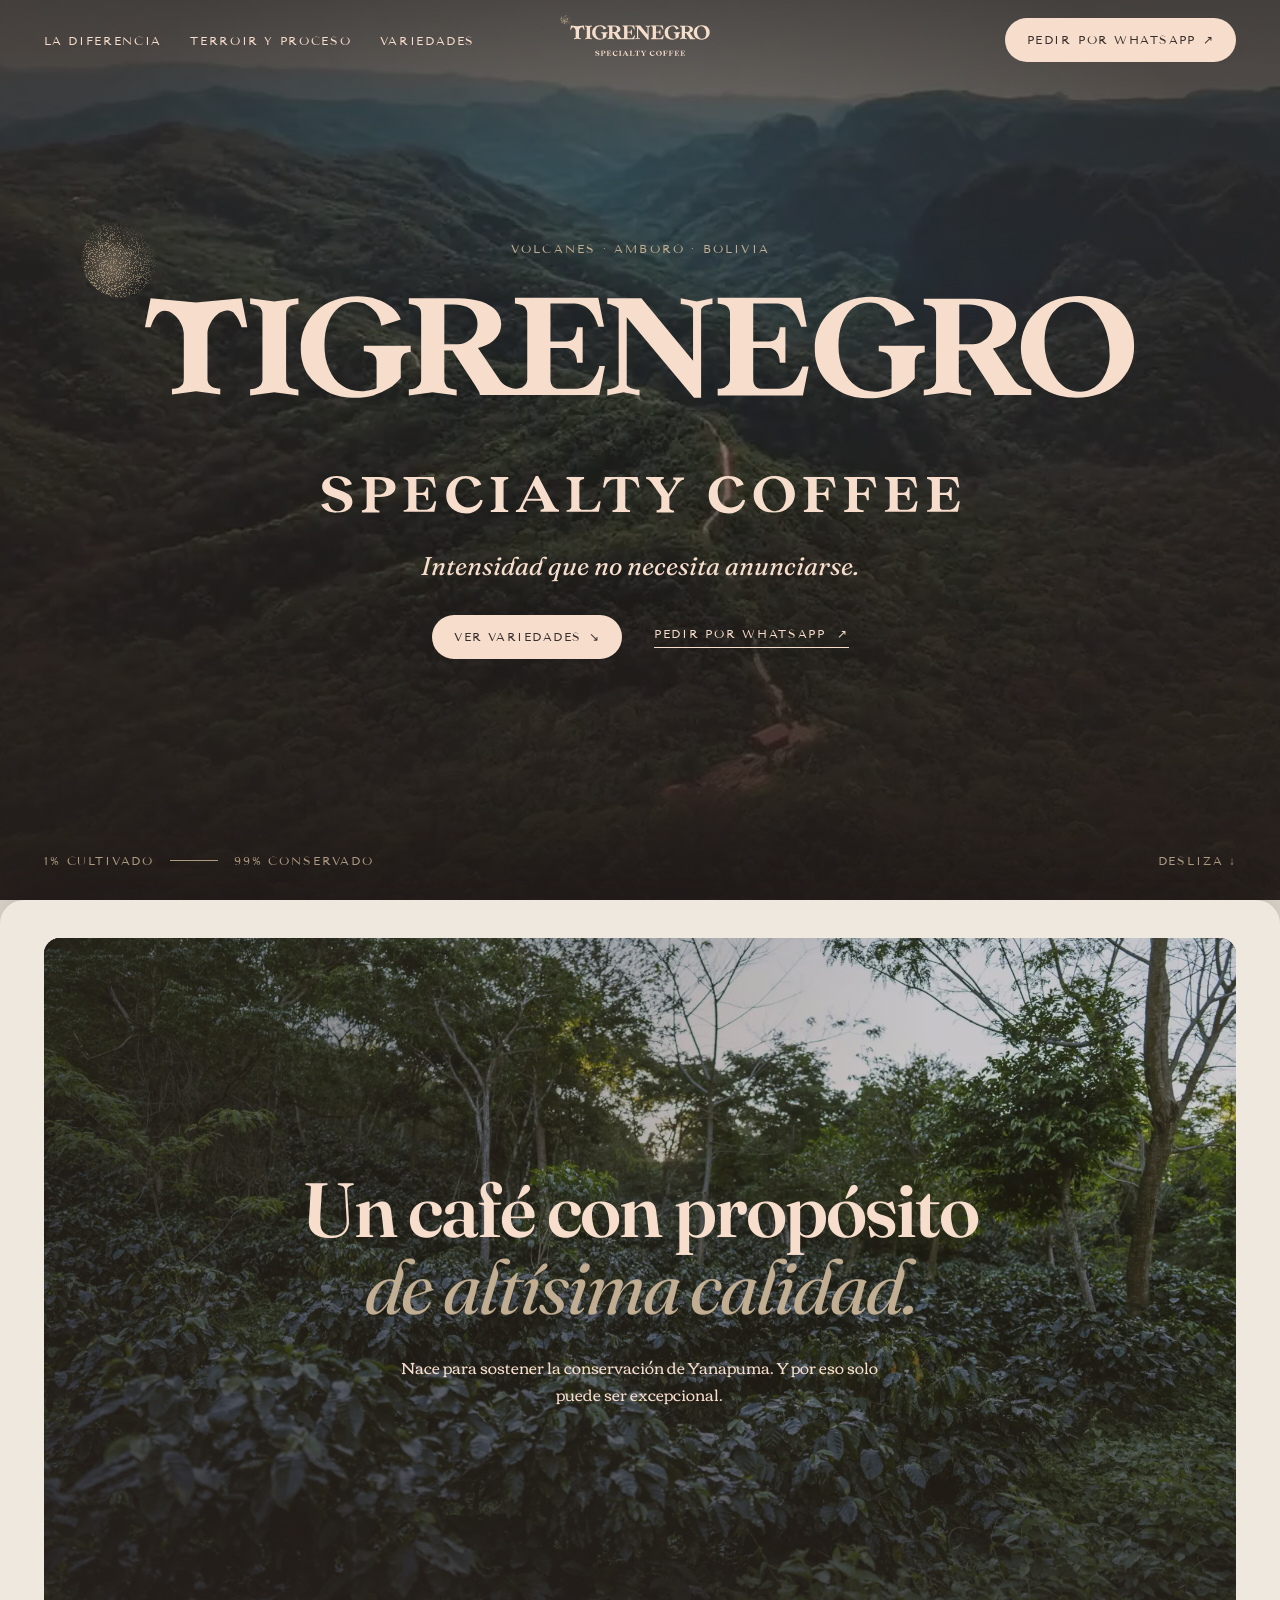
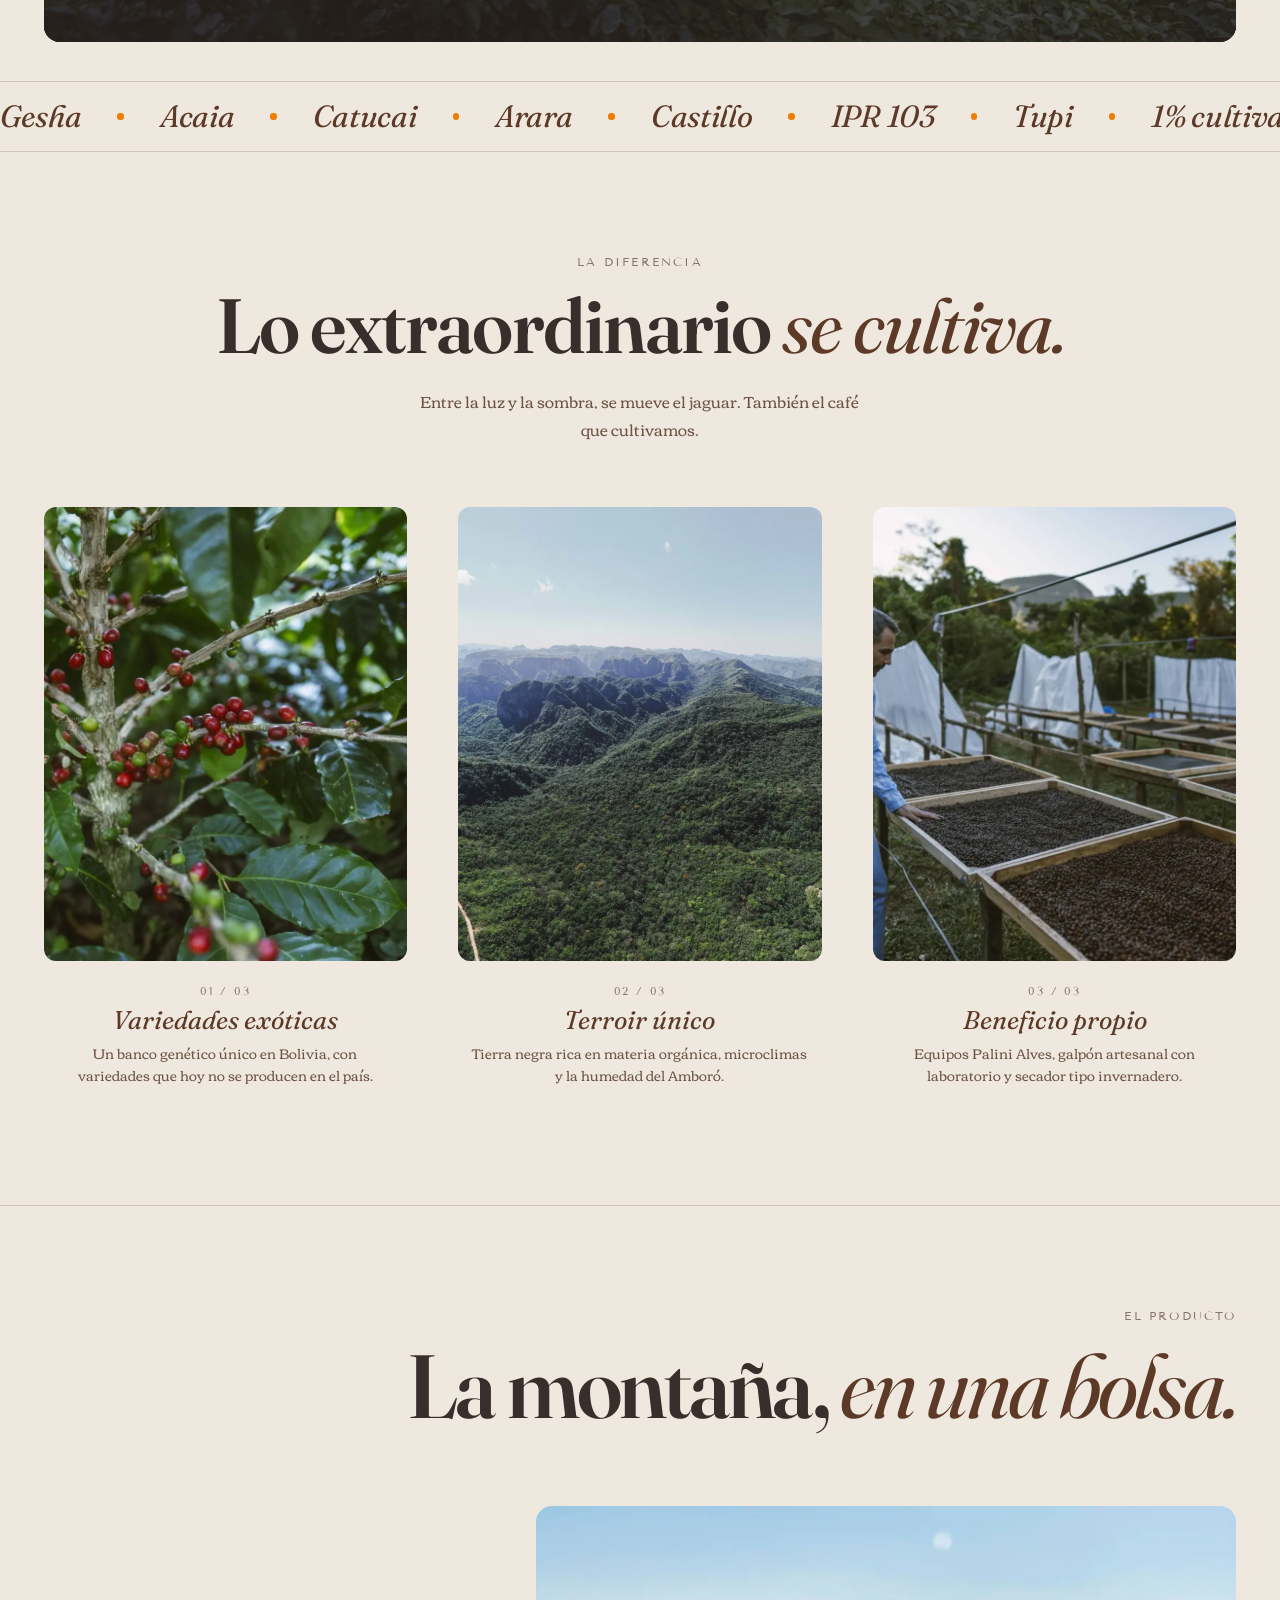
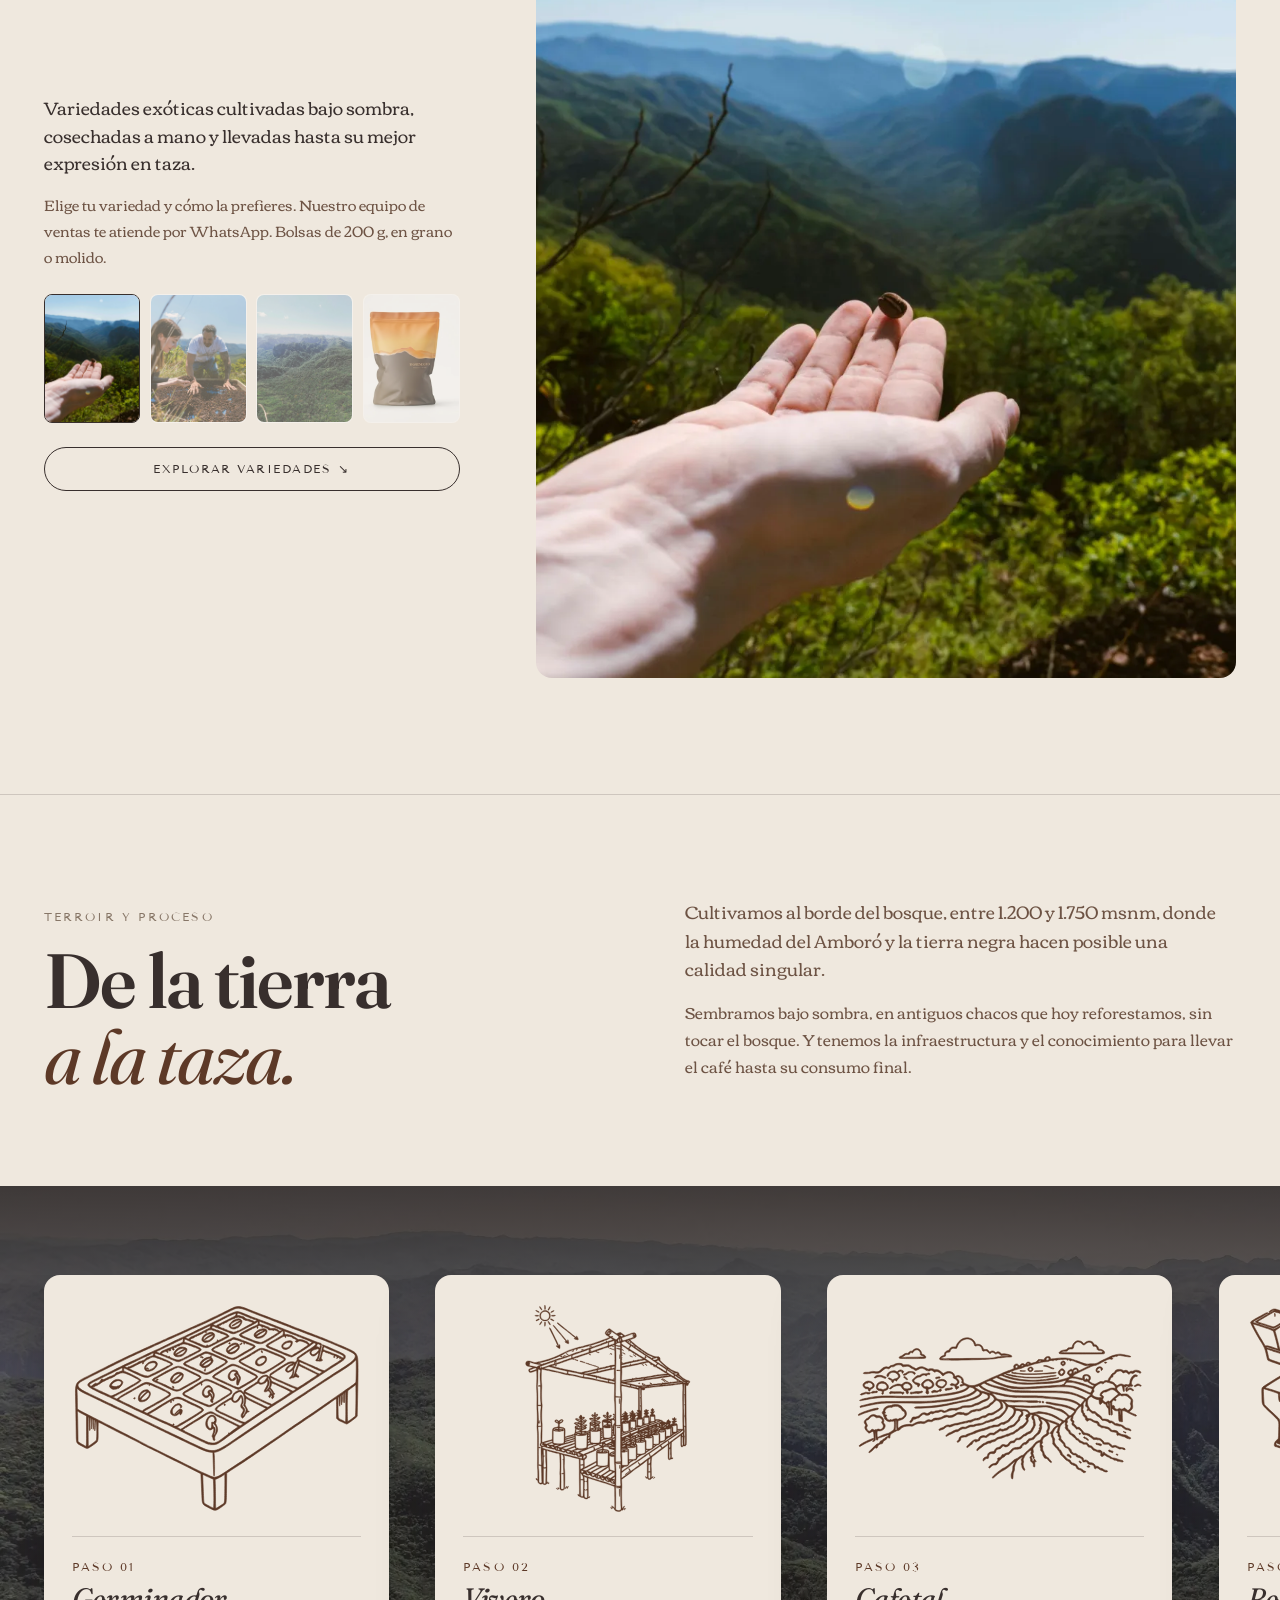
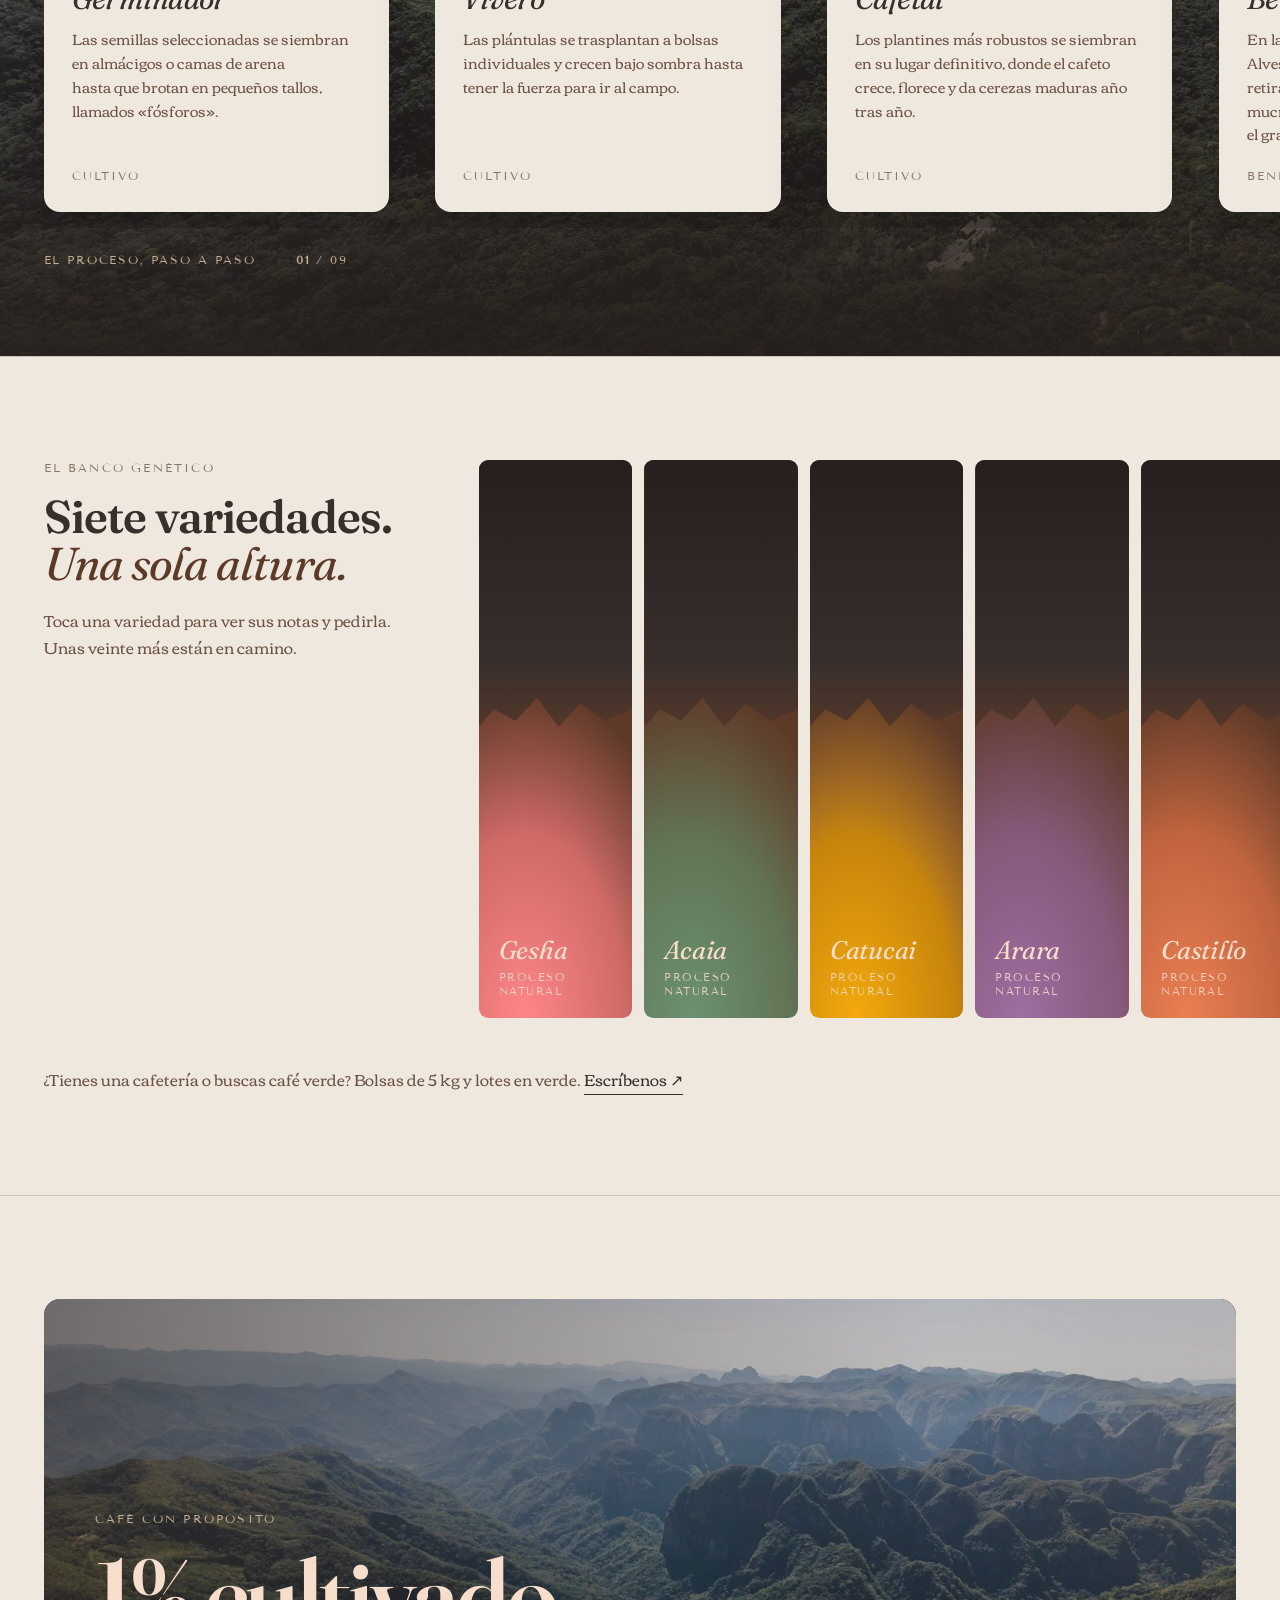
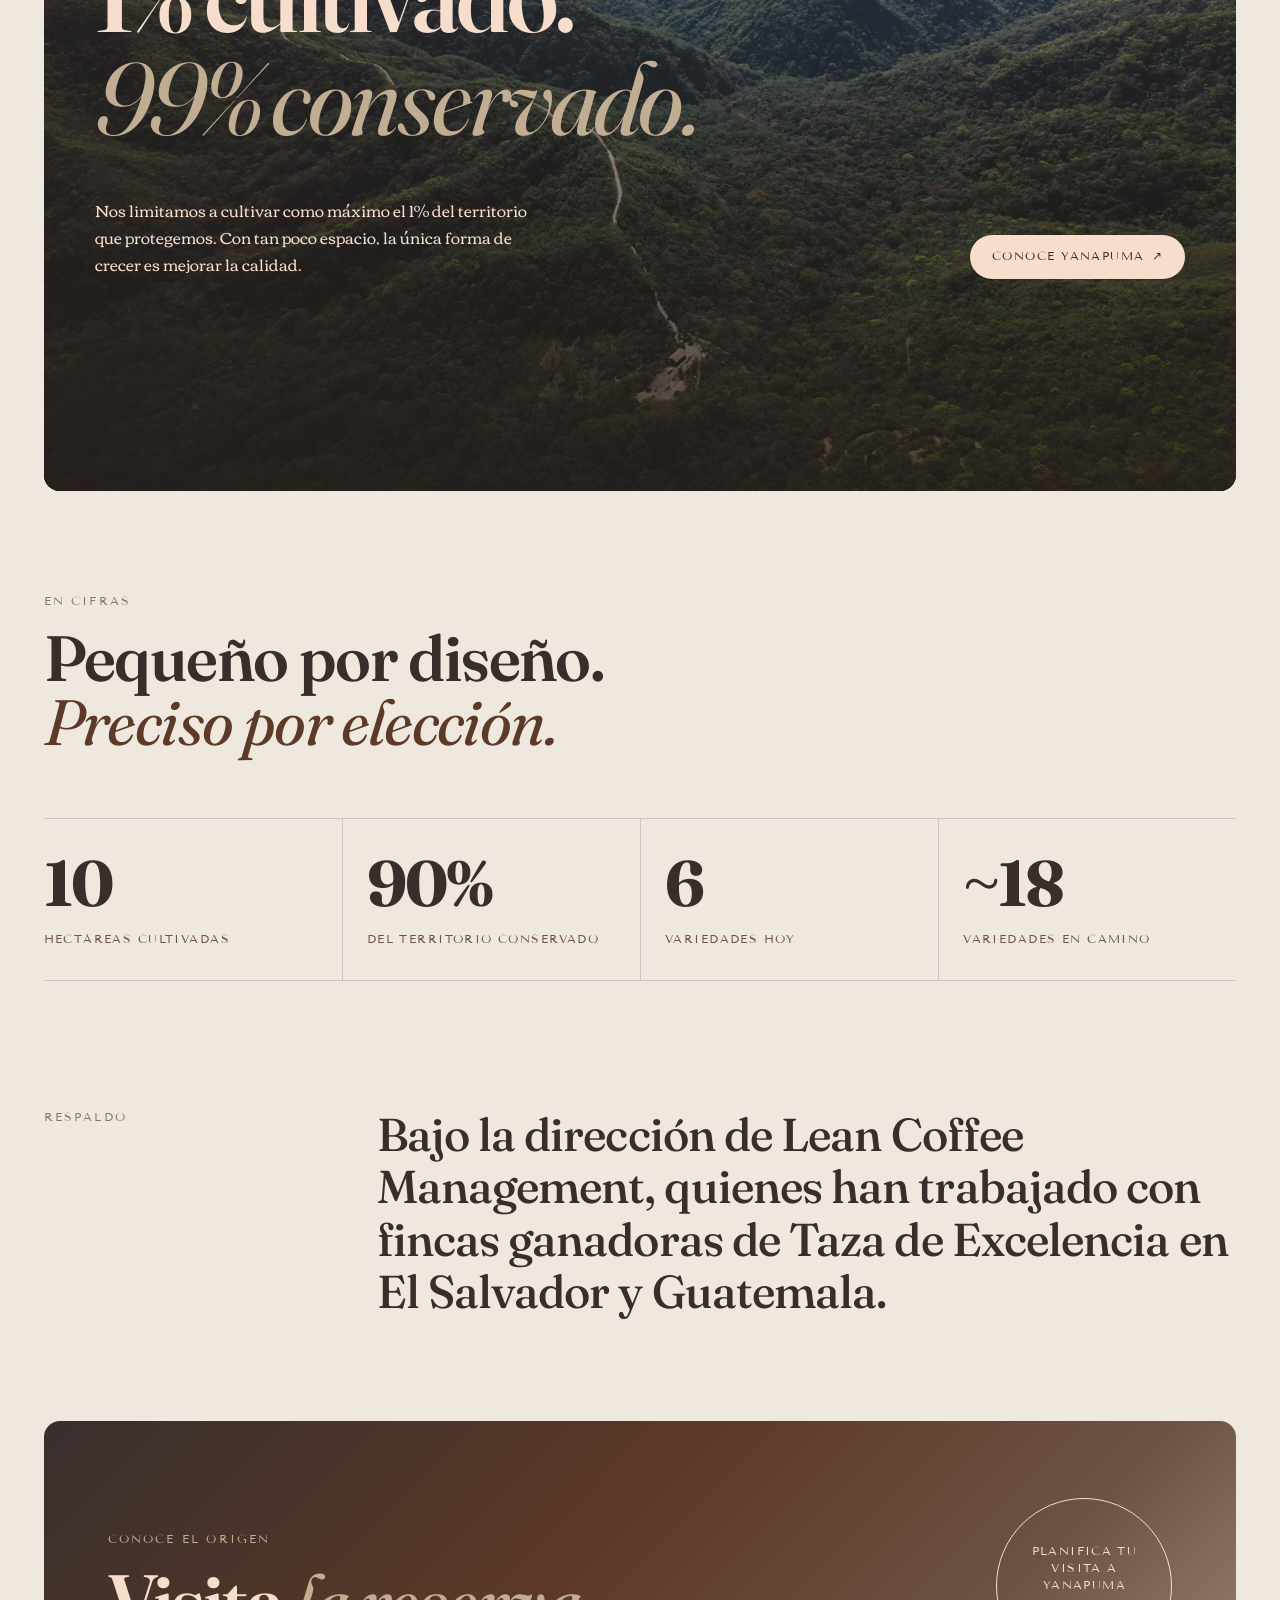
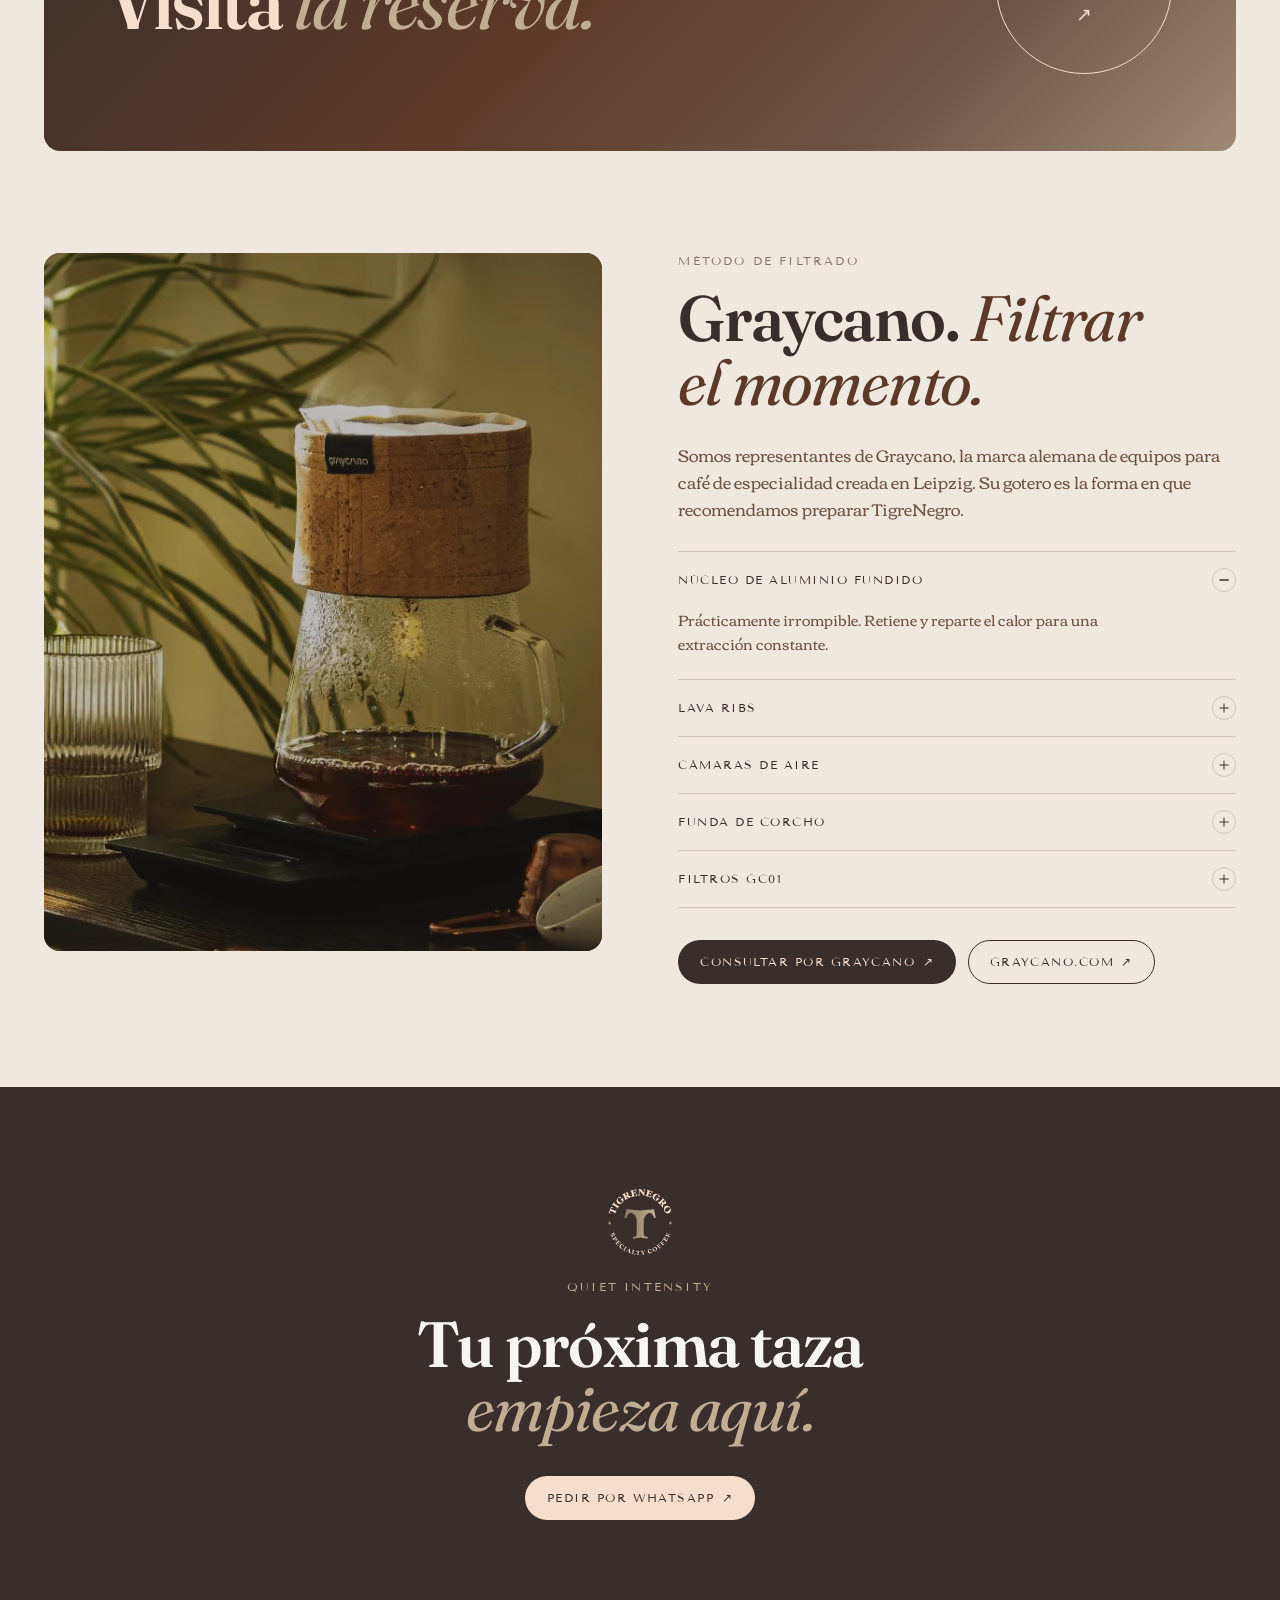
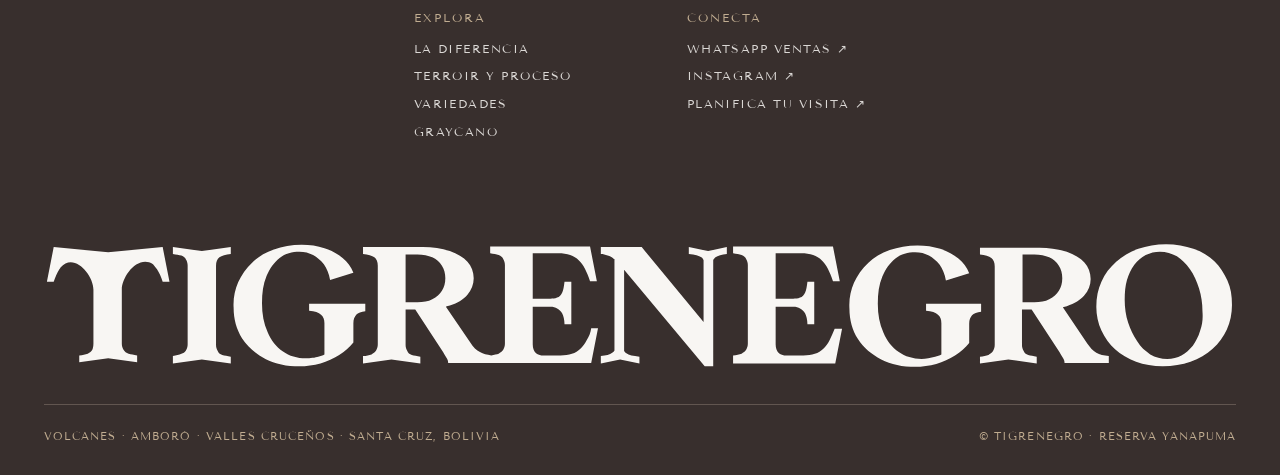
<file: index.html>
<!doctype html>
<html lang="es">
  <head>
    <meta charset="utf-8" />
    <meta name="viewport" content="width=device-width, initial-scale=1" />
    <meta name="theme-color" content="#382f2d" />
    <meta name="description" content="TigreNegro Specialty Coffee. Un café con propósito de altísima calidad, cultivado en la reserva Yanapuma, junto al Parque Nacional Amboró." />
    <title>TigreNegro · Specialty Coffee</title>
    <link rel="icon" href="media/logo/dot.svg" type="image/svg+xml" />
    <link rel="preconnect" href="https://fonts.googleapis.com" />
    <link rel="preconnect" href="https://fonts.gstatic.com" crossorigin />
    <link href="https://fonts.googleapis.com/css2?family=Corben:wght@400;700&amp;family=Fraunces:ital,opsz,wght@0,9..144,500..800;1,9..144,400..700&amp;family=Tenor+Sans&amp;display=swap" rel="stylesheet" />
    <link rel="stylesheet" href="css/alternativa.css?v=6" />
    <script>document.documentElement.classList.add('js');</script>
    <script defer src="js/alternativa.js?v=4"></script>
  </head>
  <body>
    <a class="skip-link" href="#contenido">Saltar al contenido</a>

    <!-- Header: nav left, centered wordmark, one pill right. Cream over the video, solid once the curtain covers it -->
    <header class="site-header" data-header>
      <div class="header-inner">
        <nav class="header-nav" aria-label="Navegación principal">
          <a href="#diferencia">La diferencia</a>
          <a href="#terroir">Terroir y proceso</a>
          <a href="#variedades">Variedades</a>
        </nav>
        <a class="header-brand" href="#inicio" aria-label="TigreNegro, ir al inicio">
          <img class="brand-dot" src="media/logo/dot.svg" alt="" />
          <span class="logo-mask"></span>
        </a>
        <a class="pill header-cta" data-whatsapp href="#">Pedir <span class="hide-sm">por WhatsApp</span> <span aria-hidden="true">↗</span></a>
      </div>
    </header>

    <main id="contenido">
      <!-- Sticky hero reveal: the video stays pinned while the page slides over it like a curtain (js/alternativa.js) -->
      <section class="hero" id="inicio" aria-label="TigreNegro Specialty Coffee" data-hero>
        <div class="hero-media" data-hero-media>
          <video class="hero-video" autoplay muted loop playsinline preload="metadata" poster="media/img/hero-poster.webp" data-hero-video>
            <source src="media/video/hero.mp4" type="video/mp4" />
          </video>
          <div class="hero-scrim"></div>
        </div>
        <div class="hero-content container" data-hero-content>
          <p class="eyebrow">Volcanes · Amboró · Bolivia</p>
          <h1 class="hero-logo">
            <img class="brand-dot" src="media/logo/dot.svg" alt="" />
            <span class="logo-mask"></span>
            <span class="sr-only">TigreNegro Specialty Coffee</span>
          </h1>
          <p class="hero-tagline">Intensidad que no necesita anunciarse.</p>
          <div class="hero-actions">
            <a class="pill pill-cream" href="#variedades">Ver variedades <span aria-hidden="true">↘</span></a>
            <a class="text-link" data-whatsapp href="#">Pedir por WhatsApp <span aria-hidden="true">↗</span></a>
          </div>
        </div>
        <div class="hero-bottom container" aria-hidden="true" data-hero-content>
          <span>1% cultivado</span><span class="hero-line"></span><span>99% conservado</span>
          <span class="scroll-cue">Desliza <b>↓</b></span>
        </div>
      </section>

      <!-- Everything below is the curtain -->
      <div class="curtain">
        <!-- Statement: the brand line over a framed photo, then the varieties marquee -->
        <section class="statement-band" aria-labelledby="statement-title">
          <div class="container">
            <div class="photo-band">
              <img src="media/img/cultivo-sombra.webp" alt="Cafetales bajo sombra en la reserva Yanapuma" loading="lazy" />
              <div class="photo-band-copy">
                <h2 id="statement-title" class="display" data-reveal>Un café con propósito <em>de altísima calidad.</em></h2>
                <p data-reveal>Nace para sostener la conservación de Yanapuma. Y por eso solo puede ser excepcional.</p>
              </div>
            </div>
          </div>
        </section>

        <div class="marquee" aria-hidden="true">
          <div class="marquee-track">
            <span>Gesha</span><i></i><span>Acaia</span><i></i><span>Catucai</span><i></i><span>Arara</span><i></i><span>Castillo</span><i></i><span>IPR 103</span><i></i><span>Tupi</span><i></i><span>1% cultivado</span><i></i><span>99% conservado</span><i></i>
            <span>Gesha</span><i></i><span>Acaia</span><i></i><span>Catucai</span><i></i><span>Arara</span><i></i><span>Castillo</span><i></i><span>IPR 103</span><i></i><span>Tupi</span><i></i><span>1% cultivado</span><i></i><span>99% conservado</span><i></i>
          </div>
        </div>

        <!-- The difference: headline over three tall frames -->
        <section class="difference" id="diferencia" aria-labelledby="different-title">
          <div class="container difference-intro">
            <p class="eyebrow" data-reveal>La diferencia</p>
            <h2 id="different-title" class="display" data-reveal>Lo extraordinario <em>se cultiva.</em></h2>
            <p class="difference-sub" data-reveal>Entre la luz y la sombra, se mueve el jaguar. También el café que cultivamos.</p>
          </div>
          <ul class="pillars container">
            <li class="pillar" data-reveal>
              <a href="#variedades">
                <figure><img src="media/img/cerezas.webp" alt="Rama de cafeto con cerezas maduras" width="1400" height="933" loading="lazy" /></figure>
                <span class="pillar-index">01 / 03</span>
                <h3>Variedades exóticas</h3>
                <p>Un banco genético único en Bolivia, con variedades que hoy no se producen en el país.</p>
              </a>
            </li>
            <li class="pillar" data-reveal>
              <a href="#terroir">
                <figure><img src="media/img/terroir-dron.webp" alt="Vista aérea de la serranía junto al Parque Nacional Amboró" width="1600" height="1201" loading="lazy" /></figure>
                <span class="pillar-index">02 / 03</span>
                <h3>Terroir único</h3>
                <p>Tierra negra rica en materia orgánica, microclimas y la humedad del Amboró.</p>
              </a>
            </li>
            <li class="pillar" data-reveal>
              <a href="#terroir">
                <figure><img src="media/img/secado.webp" alt="Camas de secado de café en la beneficiadora" width="1400" height="933" loading="lazy" /></figure>
                <span class="pillar-index">03 / 03</span>
                <h3>Beneficio propio</h3>
                <p>Equipos Palini Alves, galpón artesanal con laboratorio y secador tipo invernadero.</p>
              </a>
            </li>
          </ul>
        </section>

        <!-- Product: big statement, then the gallery beside the product image -->
        <section class="product" id="producto" aria-labelledby="product-title">
          <div class="container product-head">
            <p class="eyebrow" data-reveal>El producto</p>
            <h2 id="product-title" class="statement" data-reveal>La montaña, <em>en una bolsa.</em></h2>
          </div>
          <div class="container product-grid">
            <div class="product-side">
              <p class="product-lead" data-reveal>Variedades exóticas cultivadas bajo sombra, cosechadas a mano y llevadas hasta su mejor expresión en taza.</p>
              <p class="product-copy" data-reveal>Elige tu variedad y cómo la prefieres. Nuestro equipo de ventas te atiende por WhatsApp. Bolsas de 200 g, en grano o molido.</p>

              <div class="thumbs" role="group" aria-label="Galería" data-reveal>
                <button class="thumb is-active" type="button" aria-pressed="true" data-src="media/img/grano-montana.webp" data-alt="Mano extendida con un grano de café tostado, frente a las montañas junto al Parque Nacional Amboró" data-pos="50% 50%">
                  <img src="media/img/grano-montana.webp" alt="" style="object-position: 50% 50%" />
                  <span class="sr-only">Mano extendida con un grano de café tostado, frente a las montañas junto al Parque Nacional Amboró</span>
                </button>
                <button class="thumb" type="button" aria-pressed="false" data-src="media/img/secado-montana.webp" data-alt="Dos personas revisan el café secándose en una cama de secado, frente a las montañas de la reserva Yanapuma" data-pos="23% 50%">
                  <img src="media/img/secado-montana.webp" alt="" style="object-position: 30% 50%" />
                  <span class="sr-only">Dos personas revisan el café secándose en una cama de secado, frente a las montañas de la reserva Yanapuma</span>
                </button>
                <button class="thumb" type="button" aria-pressed="false" data-src="media/img/serrania-dron.webp" data-alt="Vista aérea de la serranía junto al Parque Nacional Amboró" data-pos="35% 50%">
                  <img src="media/img/serrania-dron.webp" alt="" style="object-position: 40% 50%" />
                  <span class="sr-only">Vista aérea de la serranía junto al Parque Nacional Amboró</span>
                </button>
                <button class="thumb" type="button" aria-pressed="false" data-src="media/img/bolsa.webp" data-alt="Bolsa de café TigreNegro" data-pos="16% 50%" data-blend data-chips>
                  <img src="media/img/bolsa.webp" alt="" style="object-position: 22% 50%" />
                  <span class="sr-only">Bolsa de café TigreNegro</span>
                </button>
              </div>

              <a class="pill pill-outline pill-block" href="#variedades" data-reveal>Explorar variedades <span aria-hidden="true">↘</span></a>

            </div>

            <figure class="product-stage" data-stage-frame>
              <img src="media/img/grano-montana.webp" alt="Mano extendida con un grano de café tostado, frente a las montañas junto al Parque Nacional Amboró" style="object-position: 50% 50%" data-stage />
              <div class="chips" aria-hidden="true">
                <div class="info-chip chip-top"><strong>Gesha</strong><span>Proceso natural</span></div>
                <div class="info-chip chip-side"><strong>1.200–1.750</strong><span>msnm</span></div>
                <div class="info-chip chip-bottom"><strong>200 g</strong><span>Cosecha manual</span></div>
              </div>
            </figure>
          </div>
        </section>

        <!-- Terroir y proceso: intro, then the pinned timeline where vertical scroll slides the 9 cards sideways (js/alternativa.js) -->
        <section class="terroir" id="terroir" aria-labelledby="terroir-title">
          <div class="container terroir-intro">
            <div>
              <p class="eyebrow" data-reveal>Terroir y proceso</p>
              <h2 id="terroir-title" class="display" data-reveal>De la tierra <em>a la taza.</em></h2>
            </div>
            <div>
              <p class="terroir-lead" data-reveal>Cultivamos al borde del bosque, entre 1.200 y 1.750 msnm, donde la humedad del Amboró y la tierra negra hacen posible una calidad singular.</p>
              <p data-reveal>Sembramos bajo sombra, en antiguos chacos que hoy reforestamos, sin tocar el bosque. Y tenemos la infraestructura y el conocimiento para llevar el café hasta su consumo final.</p>
            </div>
          </div>
          <div class="process-timeline" data-timeline>
            <div class="process-pin" data-timeline-pin>
              <div class="process-bg" data-timeline-bg data-src="media/img/proceso-panorama.webp" data-ratio="2.4" aria-hidden="true"></div>
              <div class="process-veil" aria-hidden="true"></div>
              <ol class="process-track" data-timeline-track>
                <li class="process-card">
                  <div class="process-figure" data-src="media/proceso/01-germinador.svg" aria-hidden="true"></div>
                  <span class="process-num">Paso 01</span>
                  <h3>Germinador</h3>
                  <p>Las semillas seleccionadas se siembran en almácigos o camas de arena hasta que brotan en pequeños tallos, llamados «fósforos».</p>
                  <span class="process-phase">Cultivo</span>
                </li>
                <li class="process-card">
                  <div class="process-figure" data-src="media/proceso/02-vivero.svg" aria-hidden="true"></div>
                  <span class="process-num">Paso 02</span>
                  <h3>Vivero</h3>
                  <p>Las plántulas se trasplantan a bolsas individuales y crecen bajo sombra hasta tener la fuerza para ir al campo.</p>
                  <span class="process-phase">Cultivo</span>
                </li>
                <li class="process-card">
                  <div class="process-figure" data-src="media/proceso/03-cafetal.svg" aria-hidden="true"></div>
                  <span class="process-num">Paso 03</span>
                  <h3>Cafetal</h3>
                  <p>Los plantines más robustos se siembran en su lugar definitivo, donde el cafeto crece, florece y da cerezas maduras año tras año.</p>
                  <span class="process-phase">Cultivo</span>
                </li>
                <li class="process-card">
                  <div class="process-figure" data-src="media/proceso/04-beneficio-humedo.svg" aria-hidden="true"></div>
                  <span class="process-num">Paso 04</span>
                  <h3>Beneficio húmedo</h3>
                  <p>En la beneficiadora, con equipos Palini Alves, se despulpan las cerezas para retirar la cáscara y se remueve el mucílago, la capa pegajosa que envuelve el grano.</p>
                  <span class="process-phase">Beneficio</span>
                </li>
                <li class="process-card">
                  <div class="process-figure" data-src="media/proceso/05-secado.svg" aria-hidden="true"></div>
                  <span class="process-num">Paso 05</span>
                  <h3>Secado</h3>
                  <p>El café en pergamino se extiende al sol o en nuestro secador tipo invernadero hasta bajar su humedad a un nivel estable, cercano al <span class="nowrap">10–12 %</span>.</p>
                  <span class="process-phase">Beneficio</span>
                </li>
                <li class="process-card">
                  <div class="process-figure" data-src="media/proceso/06-trillado.svg" aria-hidden="true"></div>
                  <span class="process-num">Paso 06</span>
                  <h3>Trillado</h3>
                  <p>Se retira la cáscara de pergamino del grano seco para obtener el café verde, o «café oro», listo para la selección.</p>
                  <span class="process-phase">Beneficio</span>
                </li>
                <li class="process-card">
                  <div class="process-figure" data-src="media/proceso/07-tostado.svg" aria-hidden="true"></div>
                  <span class="process-num">Paso 07</span>
                  <h3>Tostado</h3>
                  <p>El grano verde se somete a altas temperaturas que transforman su química y liberan su aroma, su cuerpo y su perfil de sabor.</p>
                  <span class="process-phase">La taza</span>
                </li>
                <li class="process-card">
                  <div class="process-figure" data-src="media/proceso/08-molido.svg" aria-hidden="true"></div>
                  <span class="process-num">Paso 08</span>
                  <h3>Molido</h3>
                  <p>El café tostado se muele al grosor exacto para cada método de preparación: fino, medio o grueso.</p>
                  <span class="process-phase">La taza</span>
                </li>
                <li class="process-card">
                  <div class="process-figure" data-src="media/proceso/09-filtrado.svg" aria-hidden="true"></div>
                  <span class="process-num">Paso 09</span>
                  <h3>Filtrado</h3>
                  <p>El agua caliente atraviesa el café molido y extrae sus aceites, aromas y sabores. Así nace la taza. <a class="inline-link" href="#graycano">Lo hacemos con Graycano ↘</a></p>
                  <span class="process-phase">La taza</span>
                </li>
              </ol>
              <div class="process-head" aria-hidden="true">
                <span class="process-label">El proceso, paso a paso</span>
                <span class="process-bar"><i data-step-bar></i></span>
                <span class="process-count"><b data-step-current>01</b> / 09</span>
              </div>
            </div>
          </div>
        </section>

        <!-- Varieties: intro on the left, a strip of tall cards that open on tap -->
        <section class="varieties" id="variedades" aria-labelledby="varieties-title">
          <div class="varieties-grid">
            <div class="varieties-intro" data-reveal>
              <p class="eyebrow">El banco genético</p>
              <h2 id="varieties-title">Siete variedades. <em>Una sola altura.</em></h2>
              <p>Toca una variedad para ver sus notas y pedirla. Unas veinte más están en camino.</p>
            </div>
            <ul class="variety-strip">
              <li class="variety" style="--glow: #ff7f82" data-variety="Gesha">
                <button type="button" aria-expanded="false"><span class="variety-name">Gesha</span><span class="variety-process">Proceso natural</span></button>
                <div class="variety-detail"><span class="variety-tag">01</span><p>Dulce, natural y frutas tropicales</p><a class="pill pill-cream pill-small" data-whatsapp href="#">Pedir por WhatsApp <span aria-hidden="true">↗</span></a></div>
              </li>
              <li class="variety" style="--glow: #638c69" data-variety="Acaia">
                <button type="button" aria-expanded="false"><span class="variety-name">Acaia</span><span class="variety-process">Proceso natural</span></button>
                <div class="variety-detail"><span class="variety-tag">02</span><p>Kiwi, tumbo y piña</p><a class="pill pill-cream pill-small" data-whatsapp href="#">Pedir por WhatsApp <span aria-hidden="true">↗</span></a></div>
              </li>
              <li class="variety" style="--glow: #f2a400" data-variety="Catucai">
                <button type="button" aria-expanded="false"><span class="variety-name">Catucai</span><span class="variety-process">Proceso natural</span></button>
                <div class="variety-detail"><span class="variety-tag">03</span><p>Dulce de leche, papaya y mango</p><a class="pill pill-cream pill-small" data-whatsapp href="#">Pedir por WhatsApp <span aria-hidden="true">↗</span></a></div>
              </li>
              <li class="variety" style="--glow: #98669c" data-variety="Arara">
                <button type="button" aria-expanded="false"><span class="variety-name">Arara</span><span class="variety-process">Proceso natural</span></button>
                <div class="variety-detail"><span class="variety-tag">04</span><p>Dulce de leche, papaya y mango</p><a class="pill pill-cream pill-small" data-whatsapp href="#">Pedir por WhatsApp <span aria-hidden="true">↗</span></a></div>
              </li>
              <li class="variety" style="--glow: #ea7749" data-variety="Castillo">
                <button type="button" aria-expanded="false"><span class="variety-name">Castillo</span><span class="variety-process">Proceso natural</span></button>
                <div class="variety-detail"><span class="variety-tag">05</span><p>Dulce, natural y frutas tropicales</p><a class="pill pill-cream pill-small" data-whatsapp href="#">Pedir por WhatsApp <span aria-hidden="true">↗</span></a></div>
              </li>
              <li class="variety" style="--glow: #6379c4" data-variety="IPR 103">
                <button type="button" aria-expanded="false"><span class="variety-name">IPR 103</span><span class="variety-process">Proceso natural</span></button>
                <div class="variety-detail"><span class="variety-tag">06</span><p>Kiwi, tumbo y piña</p><a class="pill pill-cream pill-small" data-whatsapp href="#">Pedir por WhatsApp <span aria-hidden="true">↗</span></a></div>
              </li>
              <li class="variety" style="--glow: #72abae" data-variety="Tupi">
                <button type="button" aria-expanded="false"><span class="variety-name">Tupi</span><span class="variety-process">Proceso natural</span></button>
                <div class="variety-detail"><span class="variety-tag">07</span><p>Jazmín, durazno y piña</p><a class="pill pill-cream pill-small" data-whatsapp href="#">Pedir por WhatsApp <span aria-hidden="true">↗</span></a></div>
              </li>
              <li class="variety variety-soon">
                <span class="variety-tag">+20</span>
                <p class="variety-soon-title">Nuevas variedades exóticas</p>
                <p>Llegan con la próxima cosecha. Las más especiales están por venir.</p>
              </li>
            </ul>
          </div>
          <p class="container wholesale-note" data-reveal>¿Tienes una cafetería o buscas café verde? Bolsas de 5 kg y lotes en verde. <a class="inline-link" data-whatsapp data-message="Hola, tengo una cafetería y quiero información sobre bolsas de 5 kg o café verde TigreNegro." href="#">Escríbenos ↗</a></p>
        </section>
        <!-- Purpose: framed aerial photo with the 1% / 99% line -->
        <section class="purpose-band" aria-labelledby="purpose-title">
          <div class="container">
            <div class="photo-band photo-band-tall">
              <img src="media/img/reserva-dron.webp" alt="Bosque conservado de la reserva Yanapuma visto desde el aire" loading="lazy" />
              <div class="photo-band-copy photo-band-copy-left">
                <p class="eyebrow" data-reveal>Café con propósito</p>
                <h2 id="purpose-title" class="display" data-reveal>1% cultivado. <em>99% conservado.</em></h2>
                <div class="purpose-bottom" data-reveal>
                  <p>Nos limitamos a cultivar como máximo el 1% del territorio que protegemos. Con tan poco espacio, la única forma de crecer es mejorar la calidad.</p>
                  <a class="pill pill-cream" href="https://giro54bo.github.io/yanapuma-web/" target="_blank" rel="noopener">Conoce Yanapuma <span aria-hidden="true">↗</span></a>
                </div>
              </div>
            </div>
          </div>
        </section>

        <!-- Stats -->
        <section class="stats" id="cifras" aria-labelledby="stats-title">
          <div class="container">
            <p class="eyebrow" data-reveal>En cifras</p>
            <h2 id="stats-title" class="statement-sm" data-reveal>Pequeño por diseño. <em>Preciso por elección.</em></h2>
            <dl class="stats-grid" data-reveal>
              <div><dt><span data-count="11">11</span></dt><dd>hectáreas cultivadas</dd></div>
              <div><dt><span data-count="99">99</span>%</dt><dd>del territorio conservado</dd></div>
              <div><dt><span data-count="7">7</span></dt><dd>variedades hoy</dd></div>
              <div><dt>~<span data-count="20">20</span></dt><dd>variedades en camino</dd></div>
            </dl>
          </div>
        </section>

        <!-- Proof -->
        <section class="proof" id="respaldo" aria-labelledby="proof-title">
          <div class="container proof-grid">
            <p class="eyebrow" id="proof-title" data-reveal>Respaldo</p>
            <blockquote data-reveal>Bajo la dirección de Lean Coffee Management, quienes han trabajado con fincas ganadoras de Taza de Excelencia en El Salvador y Guatemala.</blockquote>
          </div>
        </section>

        <!-- Visit -->
        <section class="visit" aria-labelledby="visit-title">
          <div class="container">
            <div class="visit-inner">
              <div><p class="eyebrow" data-reveal>Conoce el origen</p><h2 id="visit-title" class="display" data-reveal>Visita <em>la reserva.</em></h2></div>
              <a class="circle-link" href="https://giro54bo.github.io/yanapuma-web/#contacto" target="_blank" rel="noopener" data-reveal>Planifica tu visita a Yanapuma <span aria-hidden="true">↗</span></a>
            </div>
          </div>
        </section>

        <!-- Graycano: photo beside the copy, the five features as an accordion -->
        <section class="graycano" id="graycano" aria-labelledby="graycano-title">
          <div class="container graycano-grid">
            <figure class="graycano-visual">
              <img src="media/img/graycano.avif" alt="Gotero Graycano con funda de corcho sobre una jarra de vidrio con café recién filtrado" width="1200" height="746" loading="lazy" />
            </figure>
            <div class="graycano-copy">
              <p class="eyebrow" data-reveal>Método de filtrado</p>
              <h2 id="graycano-title" class="statement-sm" data-reveal>Graycano. <em>Filtrar el momento.</em></h2>
              <p class="graycano-lead" data-reveal>Somos representantes de Graycano, la marca alemana de equipos para café de especialidad creada en Leipzig. Su gotero es la forma en que recomendamos preparar TigreNegro.</p>
              <div class="accordion" data-reveal>
                <details open>
                  <summary>Núcleo de aluminio fundido<i aria-hidden="true"></i></summary>
                  <div class="accordion-body"><p>Prácticamente irrompible. Retiene y reparte el calor para una extracción constante.</p></div>
                </details>
                <details>
                  <summary>Lava Ribs<i aria-hidden="true"></i></summary>
                  <div class="accordion-body"><p>Nervaduras que guían el agua de forma pareja por la cama de café, para notas más brillantes y dulces.</p></div>
                </details>
                <details>
                  <summary>Cámaras de aire<i aria-hidden="true"></i></summary>
                  <div class="accordion-body"><p>Atrapan el vapor del filtrado y mantienen estable la temperatura.</p></div>
                </details>
                <details>
                  <summary>Funda de corcho<i aria-hidden="true"></i></summary>
                  <div class="accordion-body"><p>Hecha a mano en Portugal. Protege las manos y aísla la preparación.</p></div>
                </details>
                <details>
                  <summary>Filtros GC01<i aria-hidden="true"></i></summary>
                  <div class="accordion-body"><p>Papel de pulpa de madera japonesa, pensado para este gotero.</p></div>
                </details>
              </div>
              <div class="graycano-actions" data-reveal>
                <a class="pill pill-dark" data-whatsapp data-message="Hola, quiero información sobre los productos Graycano." href="#">Consultar por Graycano <span aria-hidden="true">↗</span></a>
                <a class="pill pill-outline" href="https://graycano.com/" target="_blank" rel="noopener">graycano.com <span aria-hidden="true">↗</span></a>
              </div>
            </div>
          </div>
        </section>
      </div>
    </main>

        <!-- Footer: closing line and CTA, links, then the oversized wordmark -->
        <footer class="site-footer">
          <div class="container footer-closing">
            <img class="footer-mark" src="media/logo/circle.svg" alt="" />
            <p class="eyebrow">Quiet intensity</p>
            <h2>Tu próxima taza <em>empieza aquí.</em></h2>
            <a class="pill pill-cream" data-whatsapp href="#">Pedir por WhatsApp <span aria-hidden="true">↗</span></a>
          </div>
          <div class="container footer-links">
            <div><span class="footer-label">Explora</span><a href="#diferencia">La diferencia</a><a href="#terroir">Terroir y proceso</a><a href="#variedades">Variedades</a><a href="#graycano">Graycano</a></div>
            <div><span class="footer-label">Conecta</span><a data-whatsapp href="#">WhatsApp ventas&nbsp;↗</a><a href="https://instagram.com/tigrenegro.cafe" target="_blank" rel="noopener">Instagram&nbsp;↗</a><a href="https://giro54bo.github.io/yanapuma-web/#contacto" target="_blank" rel="noopener">Planifica tu visita&nbsp;↗</a></div>
          </div>
          <div class="footer-wordmark logo-mask logo-mask-name" role="img" aria-label="TigreNegro"></div>
          <div class="container footer-bottom">
            <p>Volcanes · Amboró · Valles Cruceños · Santa Cruz, Bolivia</p>
            <p>© TigreNegro · Reserva Yanapuma</p>
          </div>
        </footer>
  </body>
</html>
</file>
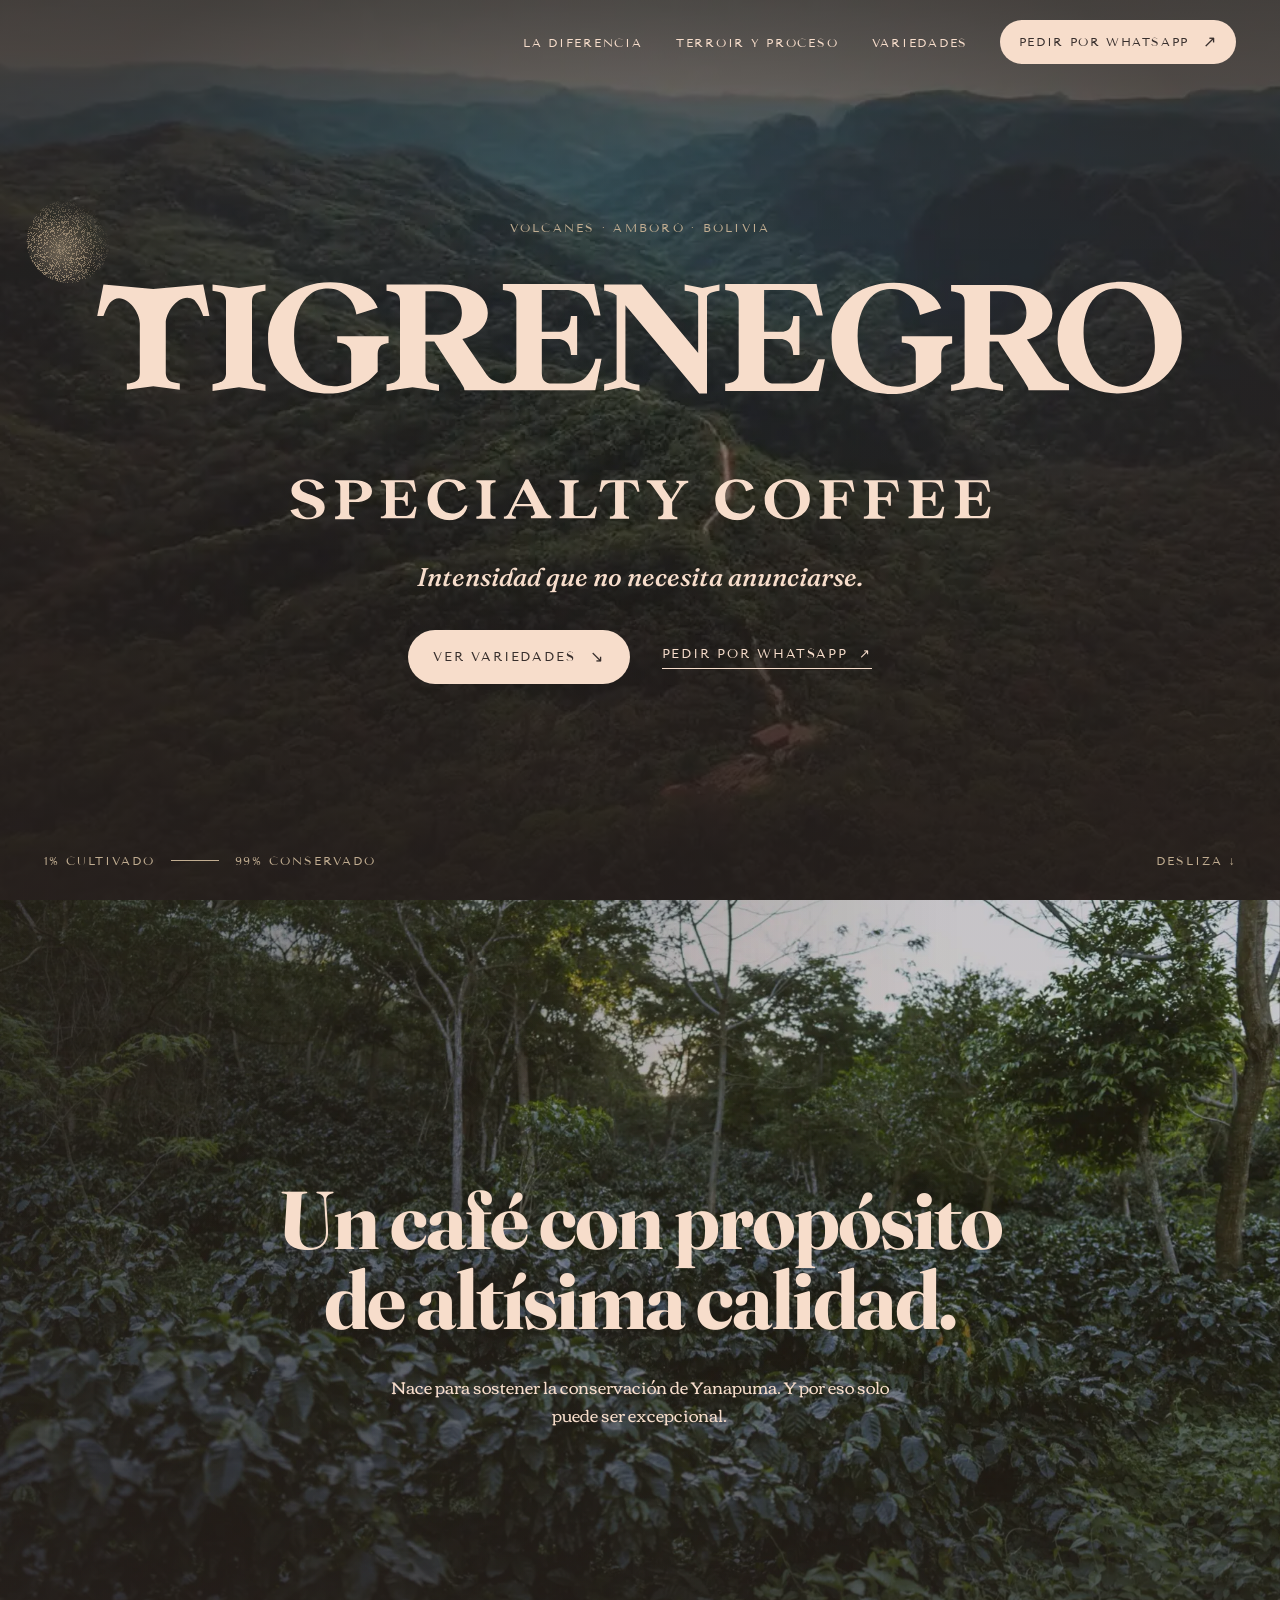
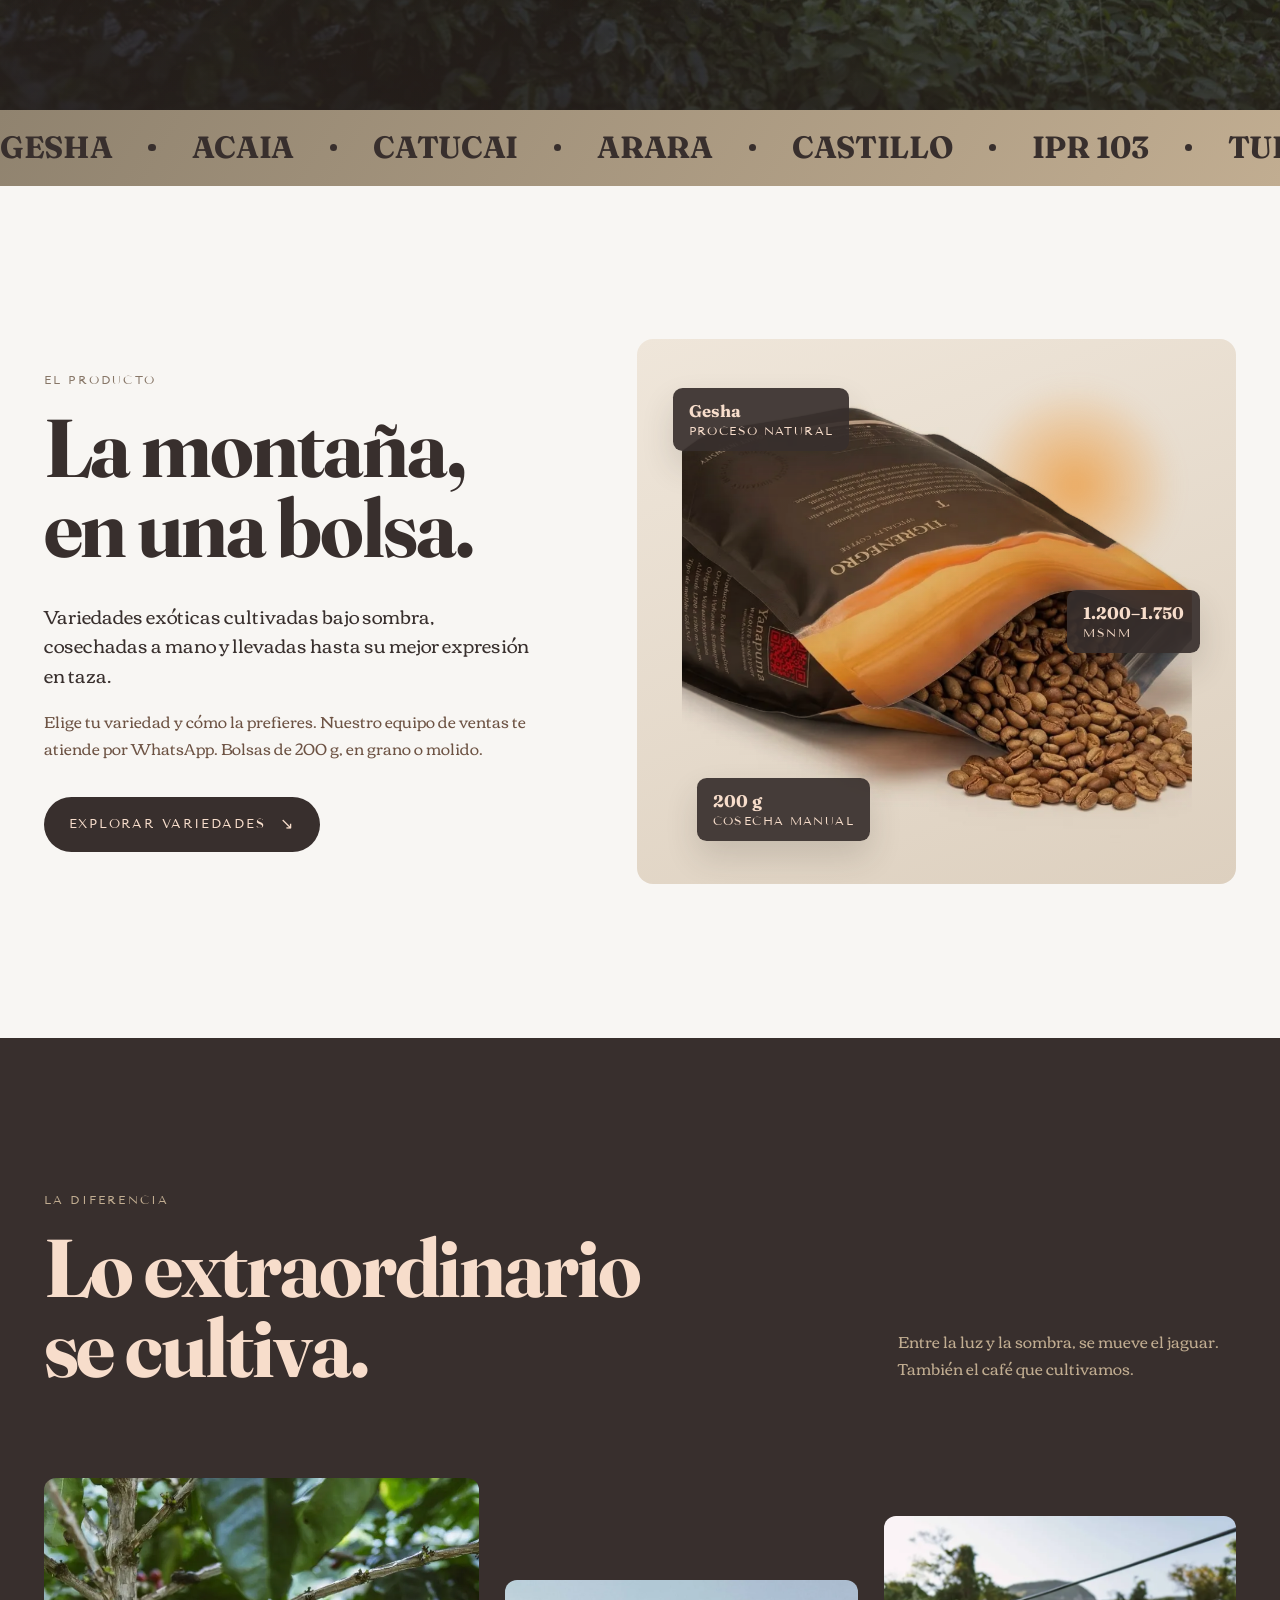
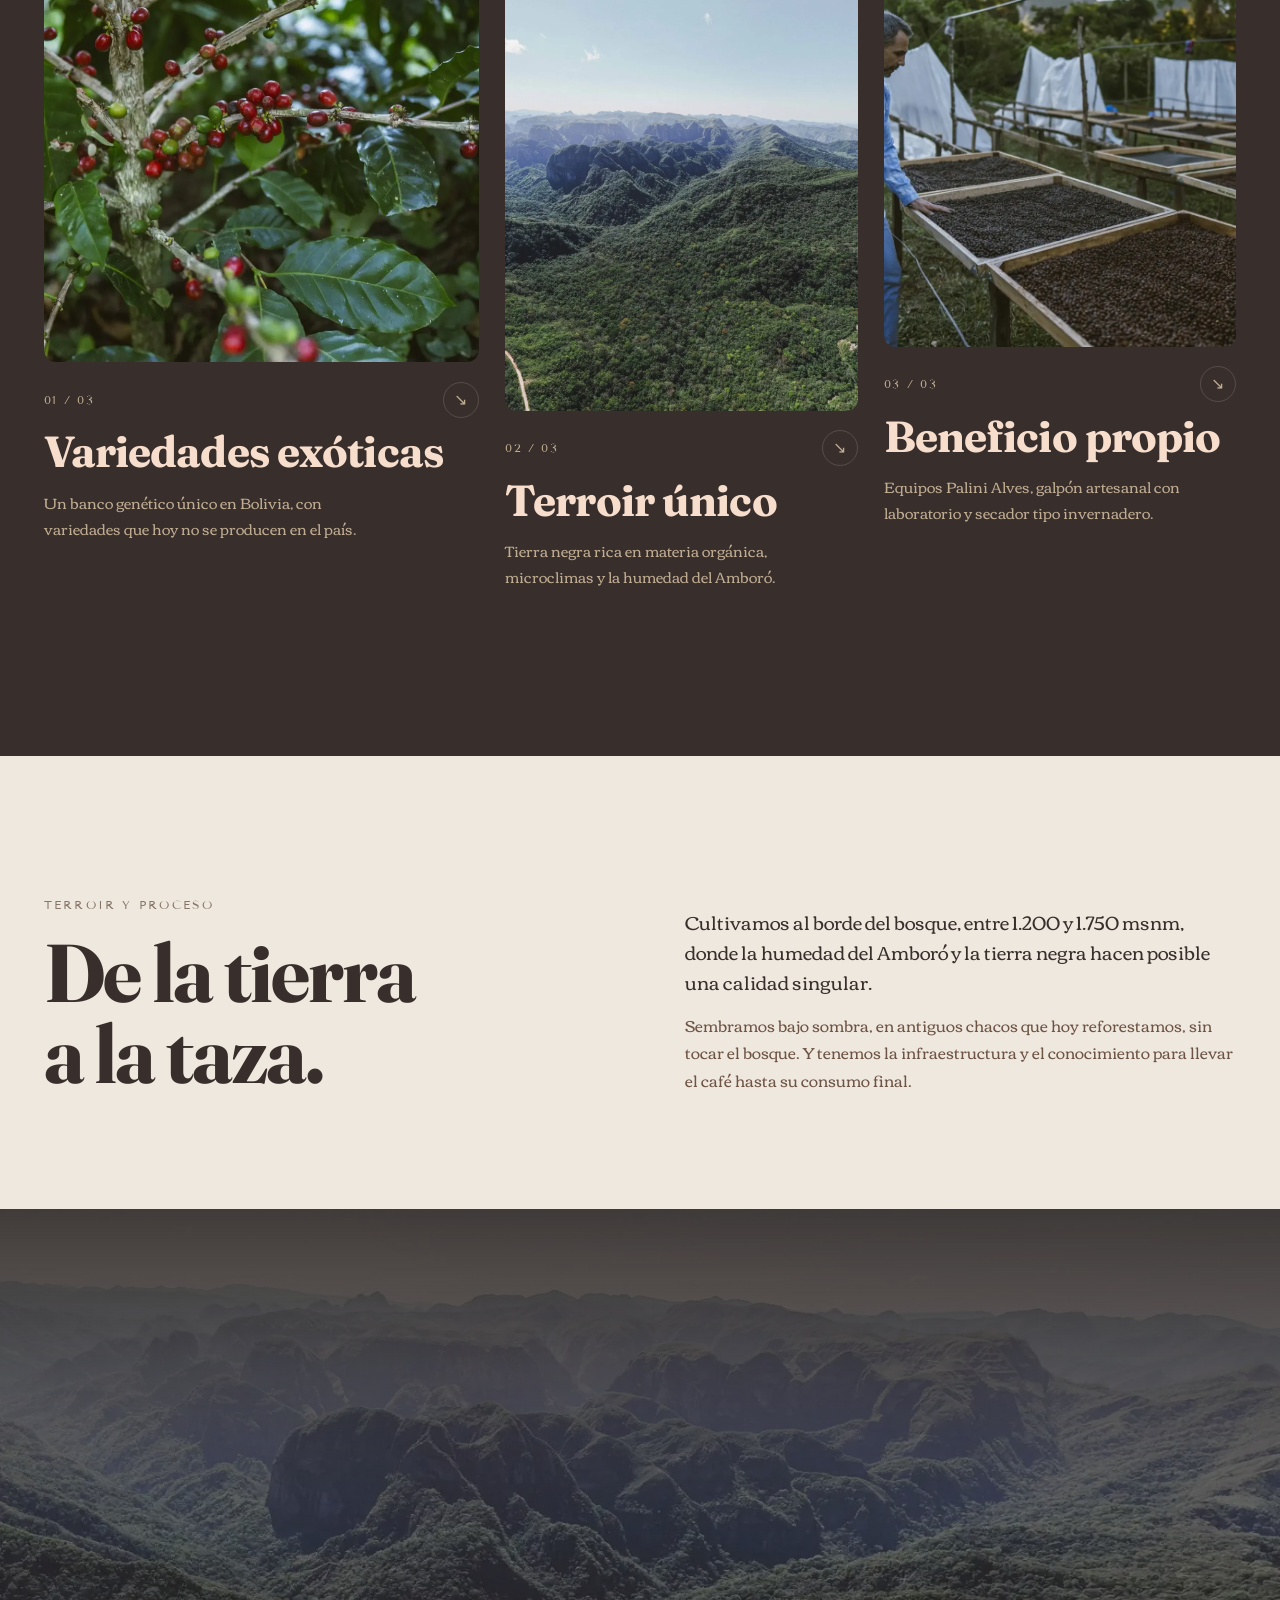
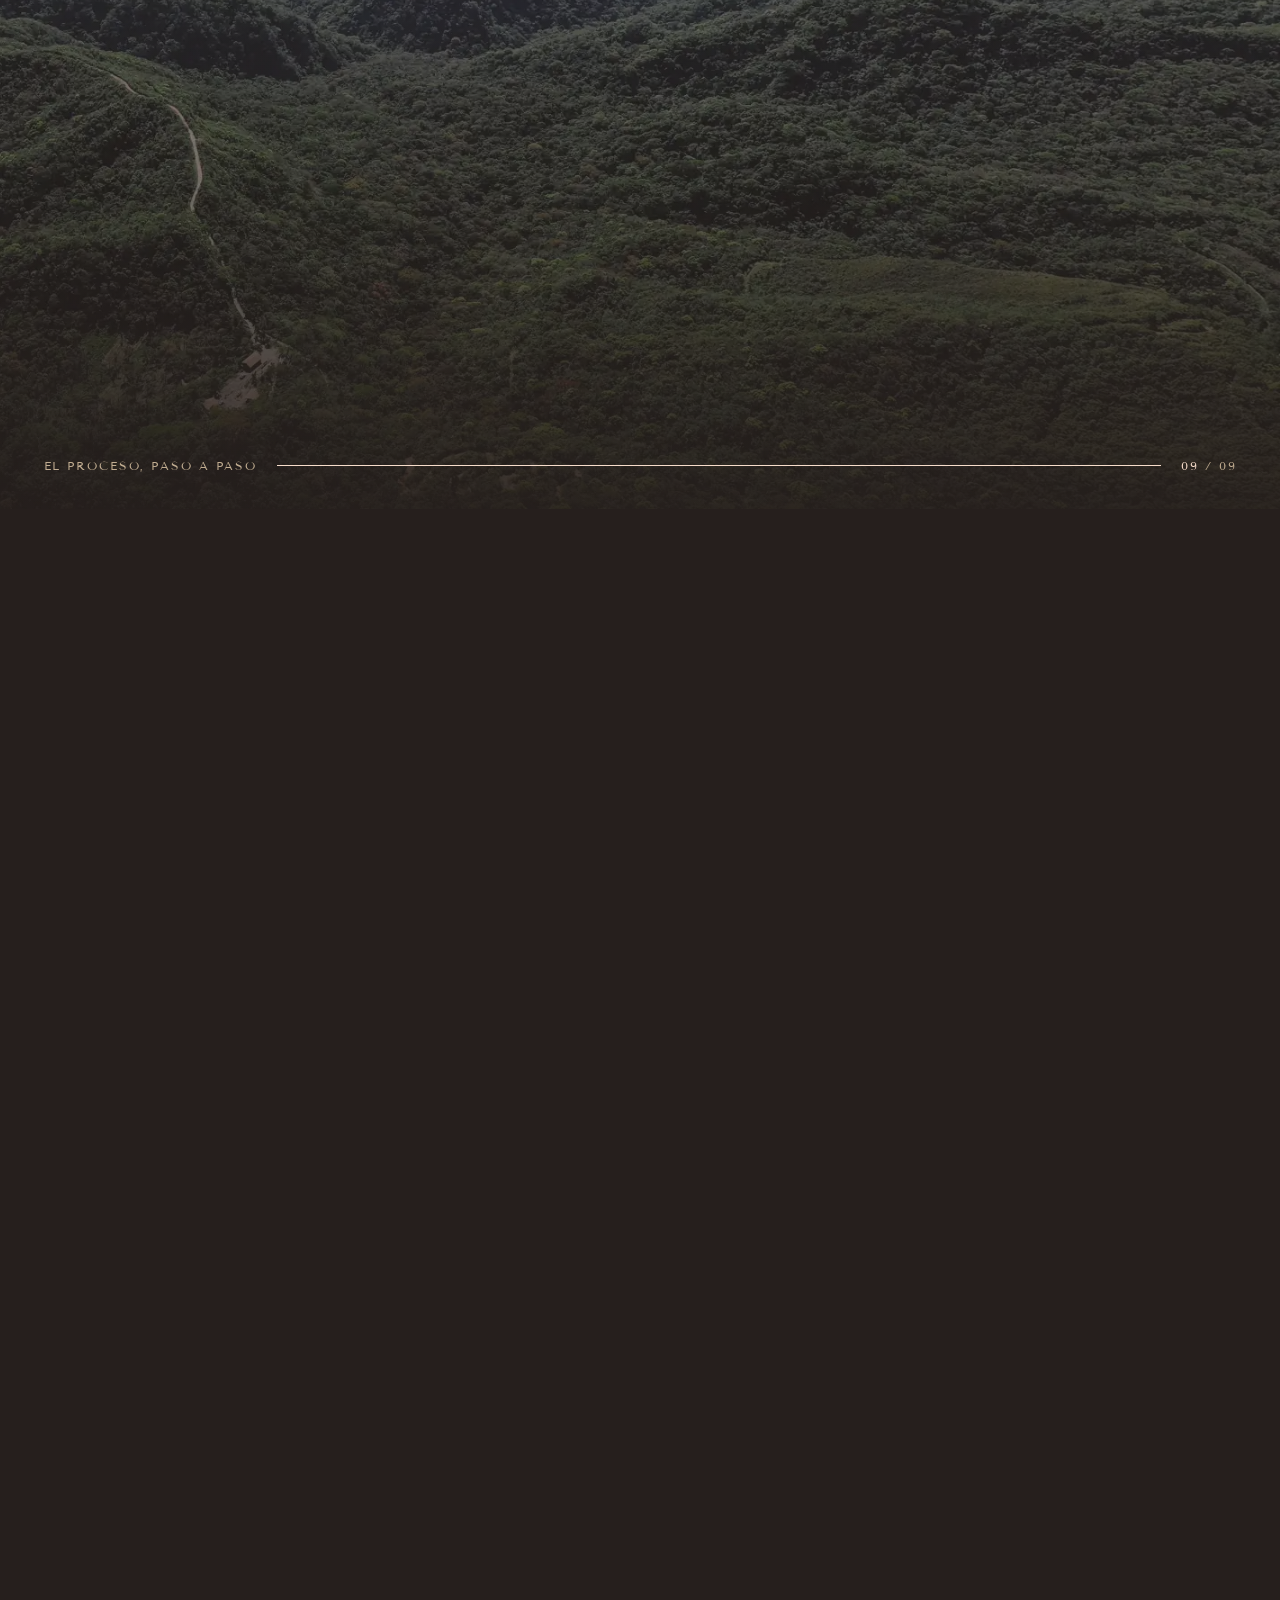
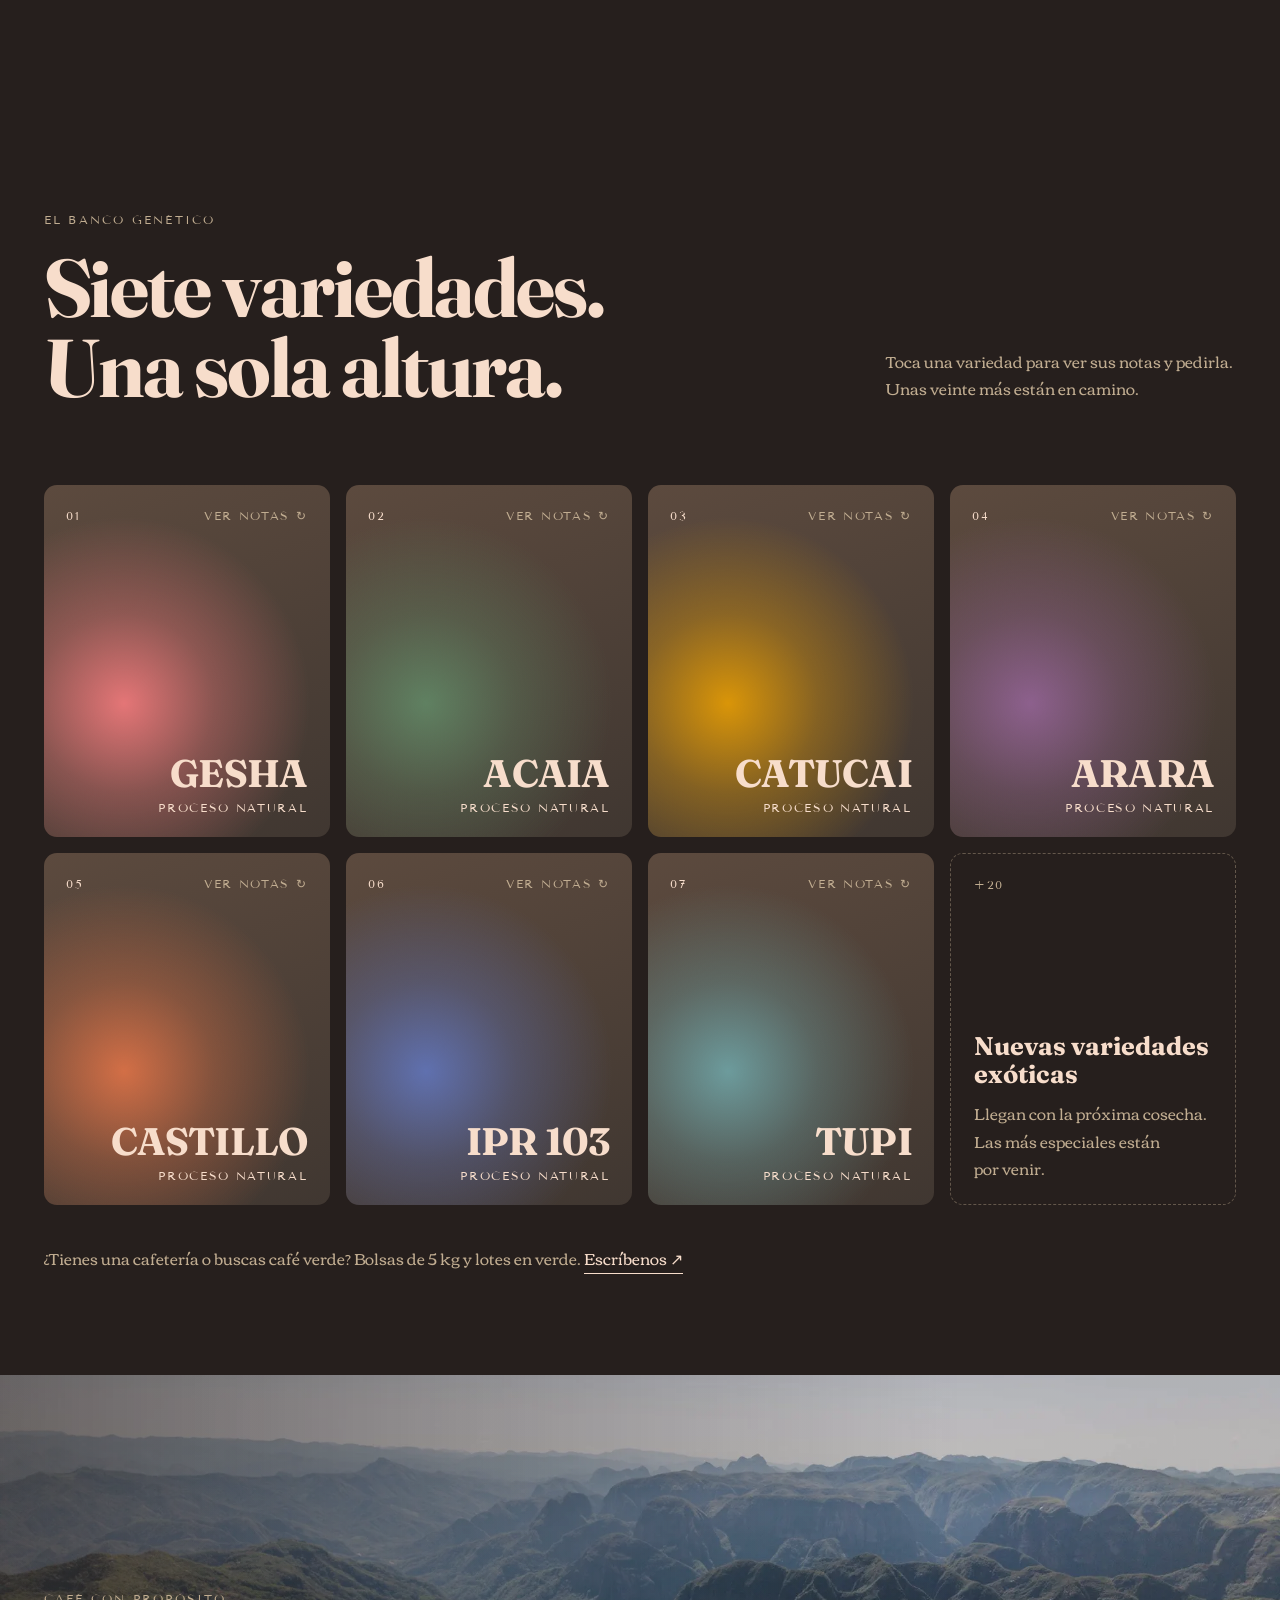
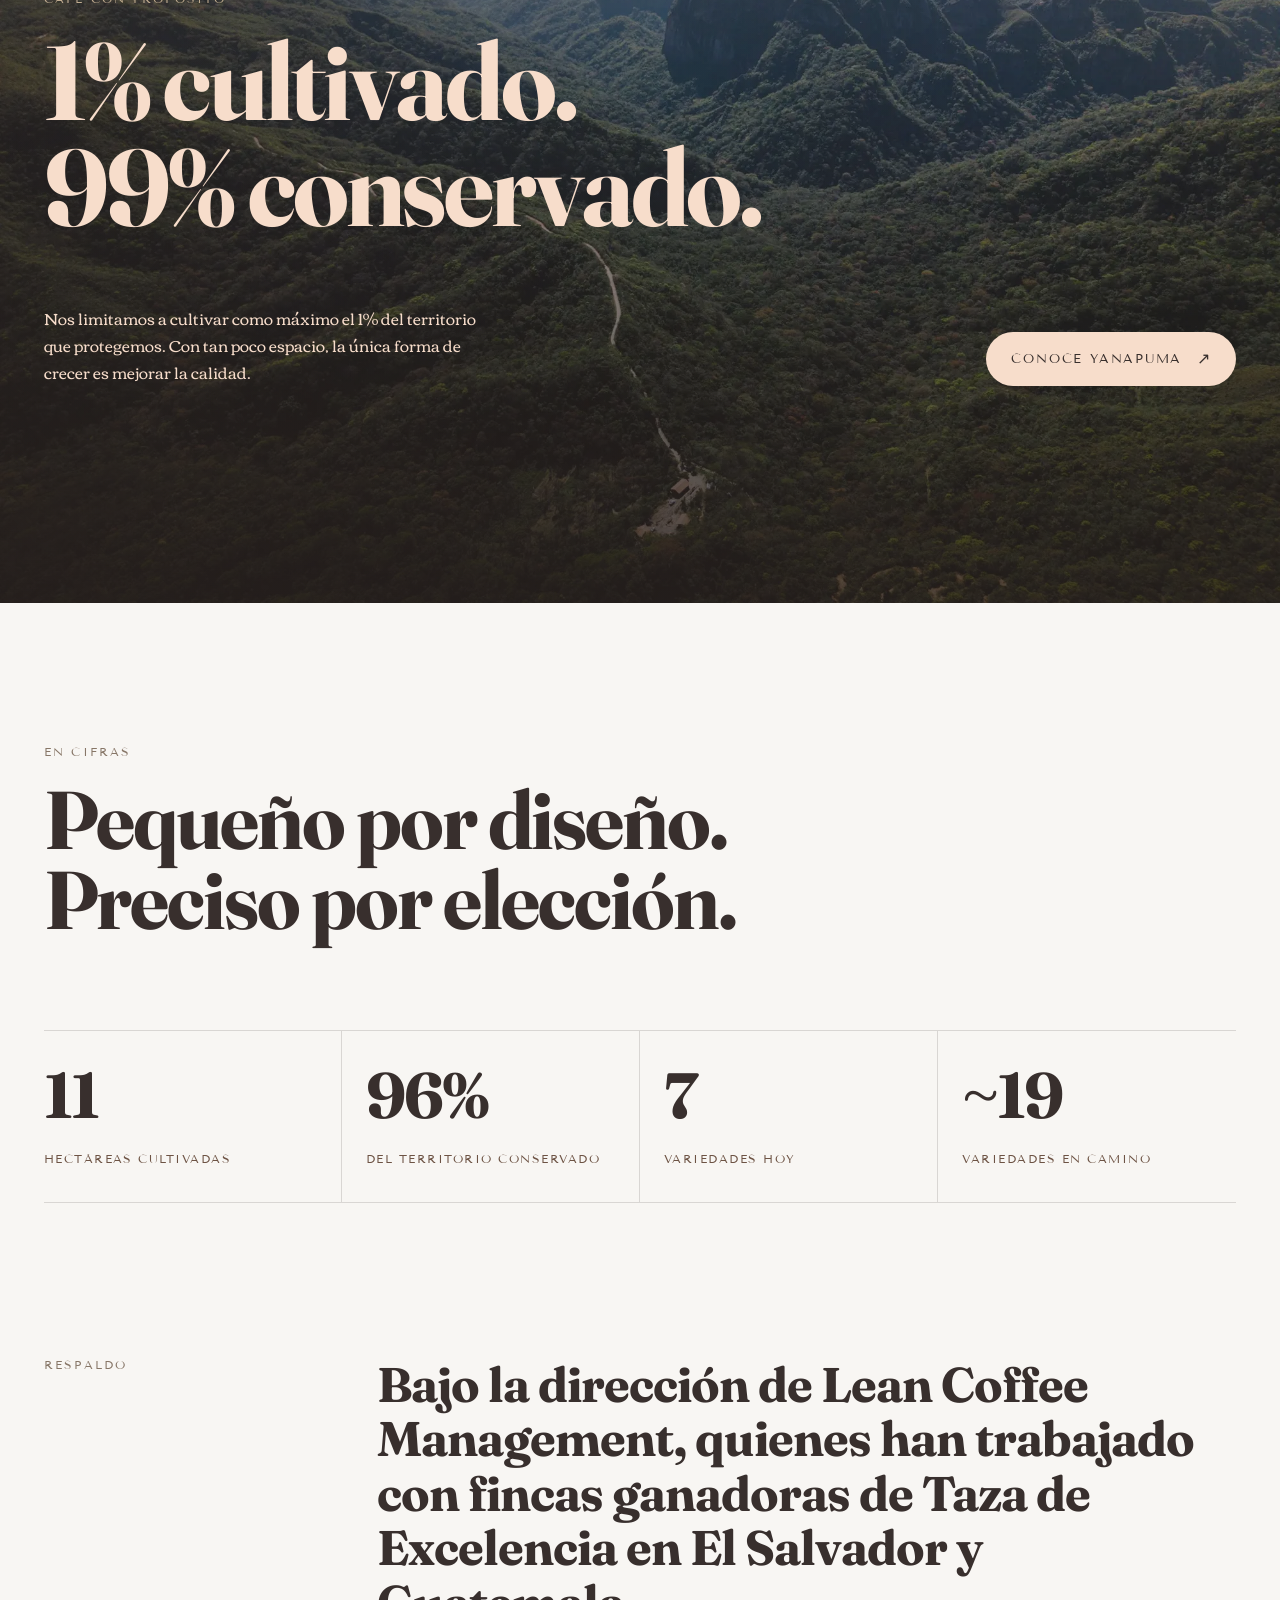
<file: site/index.html>
<!doctype html>
<html lang="es">
  <head>
    <meta charset="utf-8" />
    <meta name="viewport" content="width=device-width, initial-scale=1" />
    <meta name="theme-color" content="#382f2d" />
    <meta name="description" content="TigreNegro Specialty Coffee. Un café con propósito de altísima calidad, cultivado en la reserva Yanapuma, junto al Parque Nacional Amboró." />
    <title>TigreNegro · Specialty Coffee</title>
    <link rel="icon" href="media/logo/dot.svg" type="image/svg+xml" />
    <link rel="preconnect" href="https://fonts.googleapis.com" />
    <link rel="preconnect" href="https://fonts.gstatic.com" crossorigin />
    <link href="https://fonts.googleapis.com/css2?family=Corben:wght@400;700&amp;family=Fraunces:opsz,wght,SOFT,WONK@9..144,500..800,0,0&amp;family=Tenor+Sans&amp;display=swap" rel="stylesheet" />
    <link rel="stylesheet" href="css/styles.css" />
    <script defer src="js/main.js"></script>
  </head>
  <body>
    <a class="skip-link" href="#contenido">Saltar al contenido</a>

    <header class="site-header" data-header>
      <div class="header-inner">
        <a class="header-brand" href="#inicio" aria-label="TigreNegro, ir al inicio">
          <img class="brand-dot" src="media/logo/dot.svg" alt="" />
          <span class="logo-mask" data-header-logo></span>
        </a>
        <nav class="desktop-nav" aria-label="Navegación principal">
          <a href="#diferencia">La diferencia</a>
          <a href="#terroir">Terroir y proceso</a>
          <a href="#variedades">Variedades</a>
        </nav>
        <a class="button button-small header-cta" data-whatsapp href="#">Pedir por WhatsApp <span aria-hidden="true">↗</span></a>
        <button class="menu-toggle" type="button" aria-expanded="false" aria-controls="mobile-menu">
          <span></span><span></span><span class="sr-only">Abrir menú</span>
        </button>
      </div>
    </header>

    <div class="mobile-menu" id="mobile-menu" hidden>
      <nav aria-label="Navegación móvil">
        <a href="#diferencia">La diferencia <span aria-hidden="true">↘</span></a>
        <a href="#terroir">Terroir y proceso <span aria-hidden="true">↘</span></a>
        <a href="#variedades">Variedades <span aria-hidden="true">↘</span></a>
      </nav>
      <a class="button button-cream" data-whatsapp href="#">Pedir por WhatsApp <span aria-hidden="true">↗</span></a>
      <p>Volcanes · Amboró · Bolivia</p>
    </div>

    <!-- The hero wordmark flies from the hero into the header while scrolling (js/main.js) -->
    <div class="flight-logo" aria-hidden="true" data-flight><img class="brand-dot" src="media/logo/dot.svg" alt="" /><span class="logo-mask"></span></div>

    <main id="contenido">
      <section class="hero" id="inicio" aria-label="TigreNegro Specialty Coffee">
        <video class="hero-video" autoplay muted loop playsinline preload="metadata" poster="media/img/hero-poster.webp">
          <source src="media/video/hero.mp4" type="video/mp4" />
        </video>
        <div class="hero-scrim"></div>
        <div class="hero-content container">
          <p class="eyebrow">Volcanes · Amboró · Bolivia</p>
          <h1 class="hero-logo" data-hero-logo>
            <img class="brand-dot" src="media/logo/dot.svg" alt="" />
            <span class="logo-mask"></span>
            <span class="sr-only">TigreNegro Specialty Coffee</span>
          </h1>
          <p class="hero-tagline">Intensidad que no necesita anunciarse.</p>
          <div class="hero-actions">
            <a class="button button-cream" href="#variedades">Ver variedades <span aria-hidden="true">↘</span></a>
            <a class="text-link" data-whatsapp href="#">Pedir por WhatsApp <span aria-hidden="true">↗</span></a>
          </div>
        </div>
        <div class="hero-bottom container" aria-hidden="true">
          <span>1% cultivado</span><span class="hero-line"></span><span>99% conservado</span>
          <span class="scroll-cue">Desliza <b>↓</b></span>
        </div>
      </section>

      <section class="statement-band image-band" aria-labelledby="statement-title">
        <img src="media/img/cultivo-sombra.webp" alt="Cafetales bajo sombra en la reserva Yanapuma" data-parallax loading="lazy" />
        <div class="image-band-overlay"></div>
        <div class="container statement-content">
          <h2 id="statement-title" data-split>Un café con propósito de altísima calidad.</h2>
          <p class="statement-subline" data-reveal>Nace para sostener la conservación de Yanapuma. Y por eso solo puede ser excepcional.</p>
        </div>
      </section>

      <div class="marquee" aria-hidden="true">
        <div class="marquee-track">
          <span>Gesha</span><i></i><span>Acaia</span><i></i><span>Catucai</span><i></i><span>Arara</span><i></i><span>Castillo</span><i></i><span>IPR 103</span><i></i><span>Tupi</span><i></i><span>1% cultivado</span><i></i><span>99% conservado</span><i></i>
          <span>Gesha</span><i></i><span>Acaia</span><i></i><span>Catucai</span><i></i><span>Arara</span><i></i><span>Castillo</span><i></i><span>IPR 103</span><i></i><span>Tupi</span><i></i><span>1% cultivado</span><i></i><span>99% conservado</span><i></i>
        </div>
      </div>

      <section class="product-section section-light" id="producto" aria-labelledby="product-title">
        <div class="container product-grid">
          <div class="product-copy">
            <p class="eyebrow" data-reveal>El producto</p>
            <h2 id="product-title" class="display-heading" data-split>La montaña, en una bolsa.</h2>
            <p class="lead" data-reveal>Variedades exóticas cultivadas bajo sombra, cosechadas a mano y llevadas hasta su mejor expresión en taza.</p>
            <p data-reveal>Elige tu variedad y cómo la prefieres. Nuestro equipo de ventas te atiende por WhatsApp. Bolsas de 200 g, en grano o molido.</p>
            <a class="button button-dark" href="#variedades" data-reveal>Explorar variedades <span aria-hidden="true">↘</span></a>
          </div>
          <div class="product-visual">
            <div class="product-glow" aria-hidden="true"></div>
            <img src="media/img/bolsa-granos.webp" alt="Bolsa de café TigreNegro abierta, con granos tostados derramándose" data-scale loading="lazy" />
            <div class="info-chip chip-top"><strong>Gesha</strong><span>Proceso natural</span></div>
            <div class="info-chip chip-side"><strong>1.200–1.750</strong><span>msnm</span></div>
            <div class="info-chip chip-bottom"><strong>200 g</strong><span>Cosecha manual</span></div>
          </div>
        </div>
      </section>

      <section class="different-section section-dark" id="diferencia" aria-labelledby="different-title">
        <div class="container">
          <div class="section-intro different-intro">
            <div>
              <p class="eyebrow" data-reveal>La diferencia</p>
              <h2 id="different-title" class="display-heading" data-split>Lo extraordinario se cultiva.</h2>
            </div>
            <p data-reveal>Entre la luz y la sombra, se mueve el jaguar. También el café que cultivamos.</p>
          </div>
          <div class="feature-grid">
            <a class="feature-card feature-card-large" href="#variedades" data-reveal>
              <div class="feature-image"><img src="media/img/cerezas.webp" alt="Rama de cafeto con cerezas maduras" loading="lazy" /></div>
              <div class="feature-meta"><span>01 / 03</span><span class="arrow" aria-hidden="true">↘</span></div>
              <h3>Variedades exóticas</h3>
              <p>Un banco genético único en Bolivia, con variedades que hoy no se producen en el país.</p>
            </a>
            <a class="feature-card feature-card-offset" href="#terroir" data-reveal>
              <div class="feature-image"><img src="media/img/terroir-dron.webp" alt="Vista aérea de la serranía junto al Parque Nacional Amboró" loading="lazy" /></div>
              <div class="feature-meta"><span>02 / 03</span><span class="arrow" aria-hidden="true">↘</span></div>
              <h3>Terroir único</h3>
              <p>Tierra negra rica en materia orgánica, microclimas y la humedad del Amboró.</p>
            </a>
            <a class="feature-card feature-card-third" href="#terroir" data-reveal>
              <div class="feature-image"><img src="media/img/secado.webp" alt="Camas de secado de café en la beneficiadora" loading="lazy" /></div>
              <div class="feature-meta"><span>03 / 03</span><span class="arrow" aria-hidden="true">↘</span></div>
              <h3>Beneficio propio</h3>
              <p>Equipos Palini Alves, galpón artesanal con laboratorio y secador tipo invernadero.</p>
            </a>
          </div>
        </div>
      </section>

      <section class="terroir-section section-cream" id="terroir" aria-labelledby="terroir-title">
        <div class="container">
          <div class="terroir-intro">
            <div>
              <p class="eyebrow" data-reveal>Terroir y proceso</p>
              <h2 id="terroir-title" class="display-heading" data-split>De la tierra a la taza.</h2>
            </div>
            <div>
              <p class="lead" data-reveal>Cultivamos al borde del bosque, entre 1.200 y 1.750 msnm, donde la humedad del Amboró y la tierra negra hacen posible una calidad singular.</p>
              <p data-reveal>Sembramos bajo sombra, en antiguos chacos que hoy reforestamos, sin tocar el bosque. Y tenemos la infraestructura y el conocimiento para llevar el café hasta su consumo final.</p>
            </div>
          </div>
        </div>

        <!-- Horizontal timeline: the stage pins while vertical scroll slides the cards sideways,
             each drawing draws itself as its card comes in (js/main.js) -->
        <div class="process-timeline" data-timeline>
          <div class="process-pin" data-timeline-pin>
            <div class="process-bg" data-timeline-bg data-src="media/img/proceso-panorama.webp" data-ratio="2.4" aria-hidden="true"></div>
            <div class="process-veil" aria-hidden="true"></div>
            <ol class="process-track" data-timeline-track>
              <li class="process-card">
                <div class="process-figure" data-src="media/proceso/01-germinador.svg" aria-hidden="true"></div>
                <span class="process-num">Paso 01</span>
                <h3>Germinador</h3>
                <p>Las semillas seleccionadas se siembran en almácigos o camas de arena hasta que brotan en pequeños tallos, llamados «fósforos».</p>
                <span class="process-phase">Cultivo</span>
              </li>
              <li class="process-card">
                <div class="process-figure" data-src="media/proceso/02-vivero.svg" aria-hidden="true"></div>
                <span class="process-num">Paso 02</span>
                <h3>Vivero</h3>
                <p>Las plántulas se trasplantan a bolsas individuales y crecen bajo sombra hasta tener la fuerza para ir al campo.</p>
                <span class="process-phase">Cultivo</span>
              </li>
              <li class="process-card">
                <div class="process-figure" data-src="media/proceso/03-cafetal.svg" aria-hidden="true"></div>
                <span class="process-num">Paso 03</span>
                <h3>Cafetal</h3>
                <p>Los plantines más robustos se siembran en su lugar definitivo, donde el cafeto crece, florece y da cerezas maduras año tras año.</p>
                <span class="process-phase">Cultivo</span>
              </li>
              <li class="process-card">
                <div class="process-figure" data-src="media/proceso/04-beneficio-humedo.svg" aria-hidden="true"></div>
                <span class="process-num">Paso 04</span>
                <h3>Beneficio húmedo</h3>
                <p>En la beneficiadora, con equipos Palini Alves, se despulpan las cerezas para retirar la cáscara y se remueve el mucílago, la capa pegajosa que envuelve el grano.</p>
                <span class="process-phase">Beneficio</span>
              </li>
              <li class="process-card">
                <div class="process-figure" data-src="media/proceso/05-secado.svg" aria-hidden="true"></div>
                <span class="process-num">Paso 05</span>
                <h3>Secado</h3>
                <p>El café en pergamino se extiende al sol o en nuestro secador tipo invernadero hasta bajar su humedad a un nivel estable, cercano al <span class="nowrap">10–12 %</span>.</p>
                <span class="process-phase">Beneficio</span>
              </li>
              <li class="process-card">
                <div class="process-figure" data-src="media/proceso/06-trillado.svg" aria-hidden="true"></div>
                <span class="process-num">Paso 06</span>
                <h3>Trillado</h3>
                <p>Se retira la cáscara de pergamino del grano seco para obtener el café verde, o «café oro», listo para la selección.</p>
                <span class="process-phase">Beneficio</span>
              </li>
              <li class="process-card">
                <div class="process-figure" data-src="media/proceso/07-tostado.svg" aria-hidden="true"></div>
                <span class="process-num">Paso 07</span>
                <h3>Tostado</h3>
                <p>El grano verde se somete a altas temperaturas que transforman su química y liberan su aroma, su cuerpo y su perfil de sabor.</p>
                <span class="process-phase">La taza</span>
              </li>
              <li class="process-card">
                <div class="process-figure" data-src="media/proceso/08-molido.svg" aria-hidden="true"></div>
                <span class="process-num">Paso 08</span>
                <h3>Molido</h3>
                <p>El café tostado se muele al grosor exacto para cada método de preparación: fino, medio o grueso.</p>
                <span class="process-phase">La taza</span>
              </li>
              <li class="process-card">
                <div class="process-figure" data-src="media/proceso/09-filtrado.svg" aria-hidden="true"></div>
                <span class="process-num">Paso 09</span>
                <h3>Filtrado</h3>
                <p>El agua caliente atraviesa el café molido y extrae sus aceites, aromas y sabores. Así nace la taza. <a class="inline-link" href="#graycano">Lo hacemos con Graycano ↘</a></p>
                <span class="process-phase">La taza</span>
              </li>
            </ol>
            <div class="process-head" aria-hidden="true">
              <span class="process-label">El proceso, paso a paso</span>
              <span class="process-bar"><i data-step-bar></i></span>
              <span class="process-count"><b data-step-current>01</b> / 09</span>
            </div>
          </div>
        </div>
      </section>


      <section class="varieties-section section-dark" id="variedades" aria-labelledby="varieties-title">
        <div class="container">
          <div class="section-intro varieties-intro">
            <div>
              <p class="eyebrow" data-reveal>El banco genético</p>
              <h2 id="varieties-title" class="display-heading" data-split>Siete variedades. Una sola altura.</h2>
            </div>
            <p data-reveal>Toca una variedad para ver sus notas y pedirla. Unas veinte más están en camino.</p>
          </div>
          <div class="variety-grid">
            <article class="variety-card" style="--glow: #ff7f82" data-variety="Gesha" data-reveal>
              <button class="variety-front" type="button" aria-expanded="false"><span class="card-index">01</span><span class="variety-name">Gesha</span><span class="variety-process">Proceso natural</span><span class="card-hint" aria-hidden="true">Ver notas ↻</span></button>
              <div class="variety-back"><span class="variety-name">Gesha</span><p>Dulce, natural y frutas tropicales</p><a class="button button-cream button-small" data-whatsapp href="#">Pedir por WhatsApp <span aria-hidden="true">↗</span></a></div>
            </article>
            <article class="variety-card" style="--glow: #638c69" data-variety="Acaia" data-reveal>
              <button class="variety-front" type="button" aria-expanded="false"><span class="card-index">02</span><span class="variety-name">Acaia</span><span class="variety-process">Proceso natural</span><span class="card-hint" aria-hidden="true">Ver notas ↻</span></button>
              <div class="variety-back"><span class="variety-name">Acaia</span><p>Kiwi, tumbo y piña</p><a class="button button-cream button-small" data-whatsapp href="#">Pedir por WhatsApp <span aria-hidden="true">↗</span></a></div>
            </article>
            <article class="variety-card" style="--glow: #f2a400" data-variety="Catucai" data-reveal>
              <button class="variety-front" type="button" aria-expanded="false"><span class="card-index">03</span><span class="variety-name">Catucai</span><span class="variety-process">Proceso natural</span><span class="card-hint" aria-hidden="true">Ver notas ↻</span></button>
              <div class="variety-back"><span class="variety-name">Catucai</span><p>Dulce de leche, papaya y mango</p><a class="button button-cream button-small" data-whatsapp href="#">Pedir por WhatsApp <span aria-hidden="true">↗</span></a></div>
            </article>
            <article class="variety-card" style="--glow: #98669c" data-variety="Arara" data-reveal>
              <button class="variety-front" type="button" aria-expanded="false"><span class="card-index">04</span><span class="variety-name">Arara</span><span class="variety-process">Proceso natural</span><span class="card-hint" aria-hidden="true">Ver notas ↻</span></button>
              <div class="variety-back"><span class="variety-name">Arara</span><p>Dulce de leche, papaya y mango</p><a class="button button-cream button-small" data-whatsapp href="#">Pedir por WhatsApp <span aria-hidden="true">↗</span></a></div>
            </article>
            <article class="variety-card" style="--glow: #ea7749" data-variety="Castillo" data-reveal>
              <button class="variety-front" type="button" aria-expanded="false"><span class="card-index">05</span><span class="variety-name">Castillo</span><span class="variety-process">Proceso natural</span><span class="card-hint" aria-hidden="true">Ver notas ↻</span></button>
              <div class="variety-back"><span class="variety-name">Castillo</span><p>Dulce, natural y frutas tropicales</p><a class="button button-cream button-small" data-whatsapp href="#">Pedir por WhatsApp <span aria-hidden="true">↗</span></a></div>
            </article>
            <article class="variety-card" style="--glow: #6379c4" data-variety="IPR 103" data-reveal>
              <button class="variety-front" type="button" aria-expanded="false"><span class="card-index">06</span><span class="variety-name">IPR 103</span><span class="variety-process">Proceso natural</span><span class="card-hint" aria-hidden="true">Ver notas ↻</span></button>
              <div class="variety-back"><span class="variety-name">IPR 103</span><p>Kiwi, tumbo y piña</p><a class="button button-cream button-small" data-whatsapp href="#">Pedir por WhatsApp <span aria-hidden="true">↗</span></a></div>
            </article>
            <article class="variety-card" style="--glow: #72abae" data-variety="Tupi" data-reveal>
              <button class="variety-front" type="button" aria-expanded="false"><span class="card-index">07</span><span class="variety-name">Tupi</span><span class="variety-process">Proceso natural</span><span class="card-hint" aria-hidden="true">Ver notas ↻</span></button>
              <div class="variety-back"><span class="variety-name">Tupi</span><p>Jazmín, durazno y piña</p><a class="button button-cream button-small" data-whatsapp href="#">Pedir por WhatsApp <span aria-hidden="true">↗</span></a></div>
            </article>
            <div class="variety-card variety-next" data-reveal>
              <span class="card-index">+20</span>
              <p class="variety-next-title">Nuevas variedades exóticas</p>
              <p>Llegan con la próxima cosecha. Las más especiales están por venir.</p>
            </div>
          </div>
          <p class="wholesale-note" data-reveal>¿Tienes una cafetería o buscas café verde? Bolsas de 5 kg y lotes en verde. <a data-whatsapp data-message="Hola, tengo una cafetería y quiero información sobre bolsas de 5 kg o café verde TigreNegro." href="#">Escríbenos ↗</a></p>
        </div>
      </section>

      <section class="purpose-band image-band" aria-labelledby="purpose-title">
        <img src="media/img/reserva-dron.webp" alt="Bosque conservado de la reserva Yanapuma visto desde el aire" data-parallax loading="lazy" />
        <div class="image-band-overlay"></div>
        <div class="container purpose-content">
          <p class="eyebrow" data-reveal>Café con propósito</p>
          <h2 id="purpose-title" data-split>1% cultivado. 99% conservado.</h2>
          <div class="purpose-bottom" data-reveal>
            <p>Nos limitamos a cultivar como máximo el 1% del territorio que protegemos. Con tan poco espacio, la única forma de crecer es mejorar la calidad.</p>
            <a class="button button-cream" href="https://giro54bo.github.io/yanapuma-web/" target="_blank" rel="noopener">Conoce Yanapuma <span aria-hidden="true">↗</span></a>
          </div>
        </div>
      </section>

      <section class="stats-section section-light" id="cifras" aria-labelledby="stats-title">
        <div class="container">
          <div class="section-intro">
            <p class="eyebrow" data-reveal>En cifras</p>
            <h2 id="stats-title" class="display-heading" data-split>Pequeño por diseño. Preciso por elección.</h2>
          </div>
          <div class="stats-grid">
            <div class="stat-card" data-reveal><strong><span data-count="11">11</span></strong><span>hectáreas cultivadas</span></div>
            <div class="stat-card" data-reveal><strong><span data-count="99">99</span>%</strong><span>del territorio conservado</span></div>
            <div class="stat-card" data-reveal><strong><span data-count="7">7</span></strong><span>variedades hoy</span></div>
            <div class="stat-card" data-reveal><strong>~<span data-count="20">20</span></strong><span>variedades en camino</span></div>
          </div>
        </div>
      </section>

      <section class="proof-section section-light" id="respaldo" aria-labelledby="proof-title">
        <div class="container proof-grid">
          <p class="eyebrow" id="proof-title" data-reveal>Respaldo</p>
          <blockquote data-reveal>Bajo la dirección de Lean Coffee Management, quienes han trabajado con fincas ganadoras de Taza de Excelencia en El Salvador y Guatemala.</blockquote>
        </div>
      </section>

      <section class="visit-band" aria-labelledby="visit-title">
        <div class="container visit-inner">
          <div><p class="eyebrow" data-reveal>Conoce el origen</p><h2 id="visit-title" data-split>Visita la reserva.</h2></div>
          <a class="circle-link" href="https://giro54bo.github.io/yanapuma-web/#contacto" target="_blank" rel="noopener" data-reveal>Planifica tu visita a Yanapuma <span aria-hidden="true">↗</span></a>
        </div>
      </section>

      <section class="graycano-section section-light" id="graycano" aria-labelledby="graycano-title">
        <div class="container graycano-grid">
          <figure class="graycano-visual">
            <img src="media/img/graycano.avif" alt="Gotero Graycano con funda de corcho sobre una jarra de vidrio con café recién filtrado" width="1200" height="746" data-scale loading="lazy" />
          </figure>
          <div class="graycano-copy">
            <p class="eyebrow" data-reveal>Método de filtrado</p>
            <h2 id="graycano-title" class="display-heading" data-split>Graycano. Filtrar el momento.</h2>
            <p class="lead" data-reveal>Somos representantes de Graycano, la marca alemana de equipos para café de especialidad creada en Leipzig. Su gotero es la forma en que recomendamos preparar TigreNegro.</p>
            <ul class="graycano-features" data-reveal>
              <li><strong>Núcleo de aluminio fundido</strong><span>Prácticamente irrompible. Retiene y reparte el calor para una extracción constante.</span></li>
              <li><strong>Lava Ribs</strong><span>Nervaduras que guían el agua de forma pareja por la cama de café, para notas más brillantes y dulces.</span></li>
              <li><strong>Cámaras de aire</strong><span>Atrapan el vapor del filtrado y mantienen estable la temperatura.</span></li>
              <li><strong>Funda de corcho</strong><span>Hecha a mano en Portugal. Protege las manos y aísla la preparación.</span></li>
              <li><strong>Filtros GC01</strong><span>Papel de pulpa de madera japonesa, pensado para este gotero.</span></li>
            </ul>
            <div class="graycano-actions" data-reveal>
              <a class="button button-dark" data-whatsapp data-message="Hola, quiero información sobre los productos Graycano." href="#">Consultar por Graycano <span aria-hidden="true">↗</span></a>
              <a class="button button-outline" href="https://graycano.com/" target="_blank" rel="noopener">graycano.com <span aria-hidden="true">↗</span></a>
            </div>
          </div>
        </div>
      </section>

      <section class="closing-section section-dark" aria-labelledby="closing-title">
        <div class="container closing-inner">
          <p class="eyebrow" data-reveal>Quiet intensity</p>
          <h2 id="closing-title" data-split>Tu próxima taza empieza aquí.</h2>
          <a class="button button-cream" data-whatsapp href="#" data-reveal>Pedir por WhatsApp <span aria-hidden="true">↗</span></a>
        </div>
      </section>
    </main>

    <footer class="site-footer">
      <div class="container footer-top">
        <a class="footer-brand" href="#inicio" aria-label="TigreNegro, volver al inicio"><img src="media/logo/circle.svg" alt="" /></a>
        <div class="footer-links">
          <div><span class="footer-label">Explora</span><a href="#diferencia">La diferencia</a><a href="#terroir">Terroir y proceso</a><a href="#variedades">Variedades</a><a href="#graycano">Graycano</a></div>
          <div><span class="footer-label">Conecta</span><a data-whatsapp href="#">WhatsApp ventas ↗</a><a href="https://instagram.com/tigrenegro.cafe" target="_blank" rel="noopener">Instagram ↗</a><a href="https://giro54bo.github.io/yanapuma-web/#contacto" target="_blank" rel="noopener">Planifica tu visita ↗</a></div>
        </div>
      </div>
      <div class="container footer-bottom">
        <p>Volcanes · Amboró · Valles Cruceños · Santa Cruz, Bolivia</p>
        <p>© TigreNegro · Reserva Yanapuma</p>
      </div>
      <div class="footer-wordmark logo-mask logo-mask-name" aria-hidden="true"></div>
    </footer>
  </body>
</html>
</file>
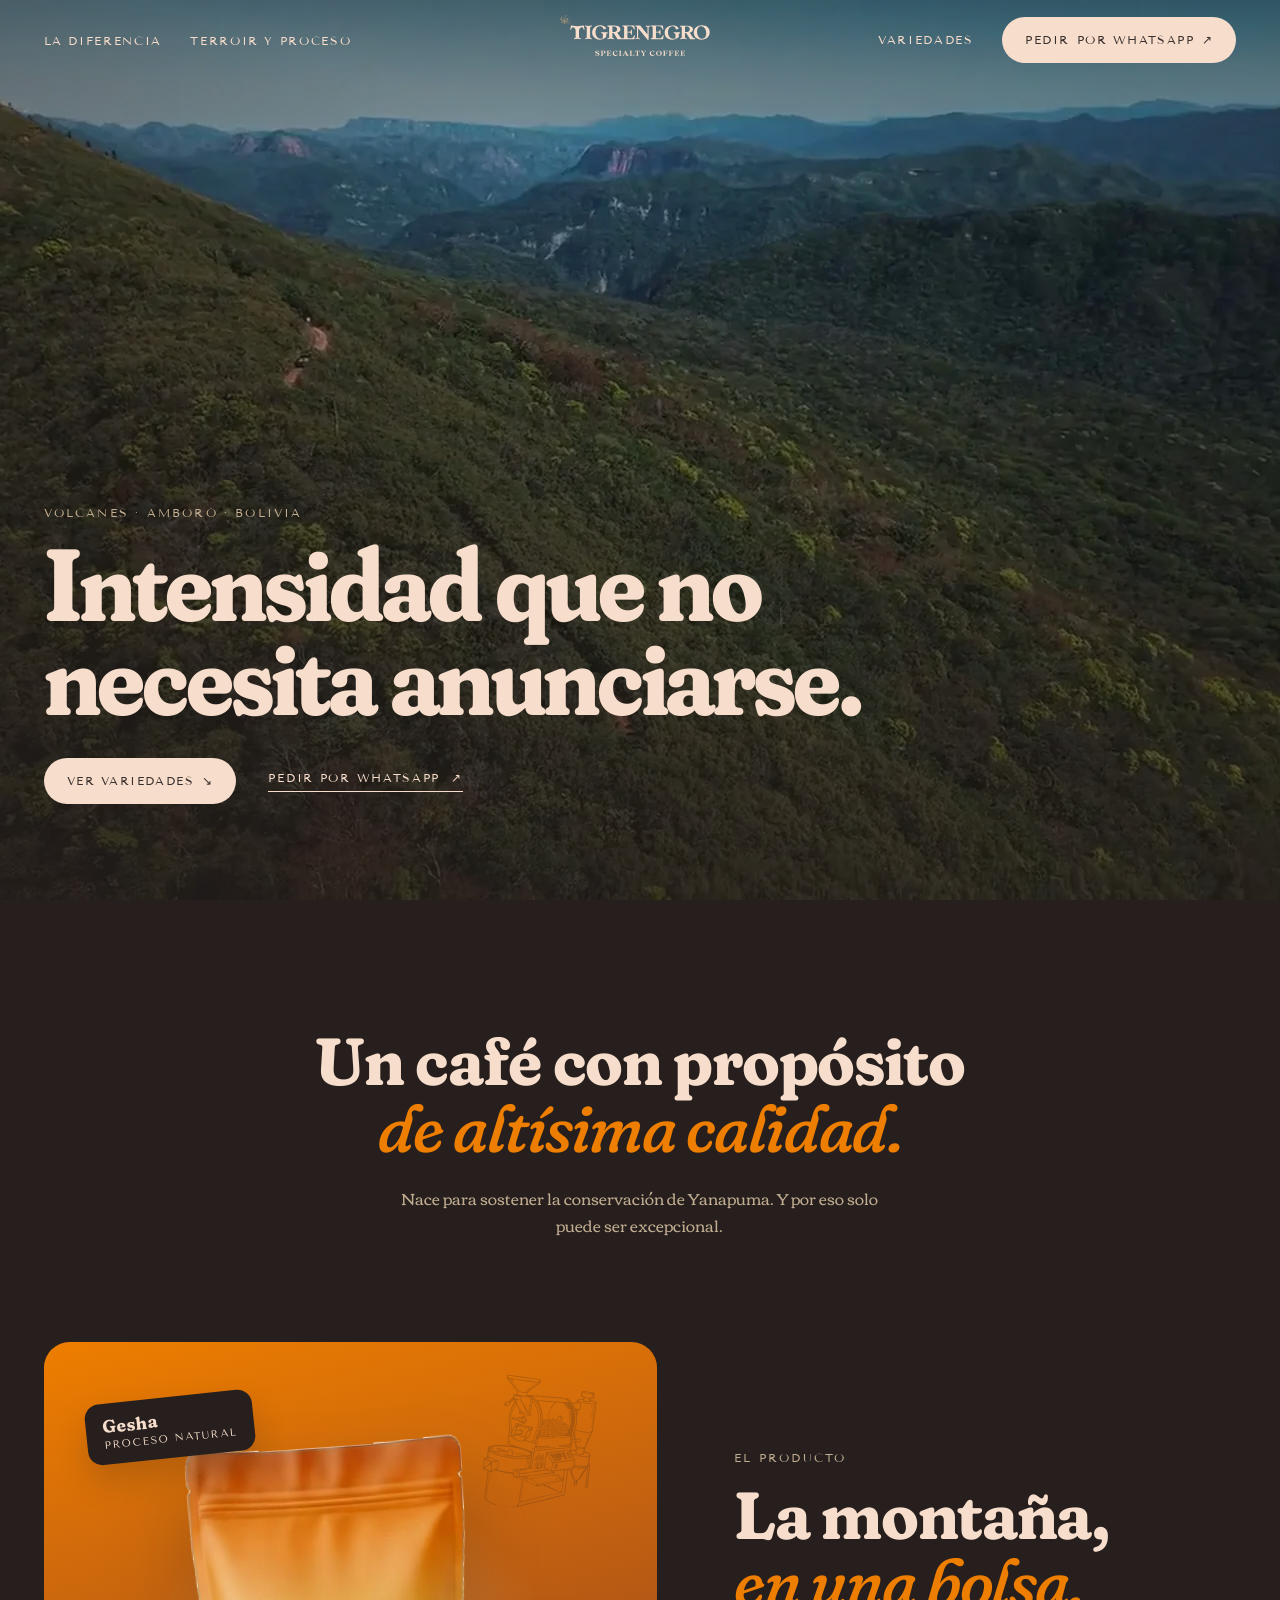
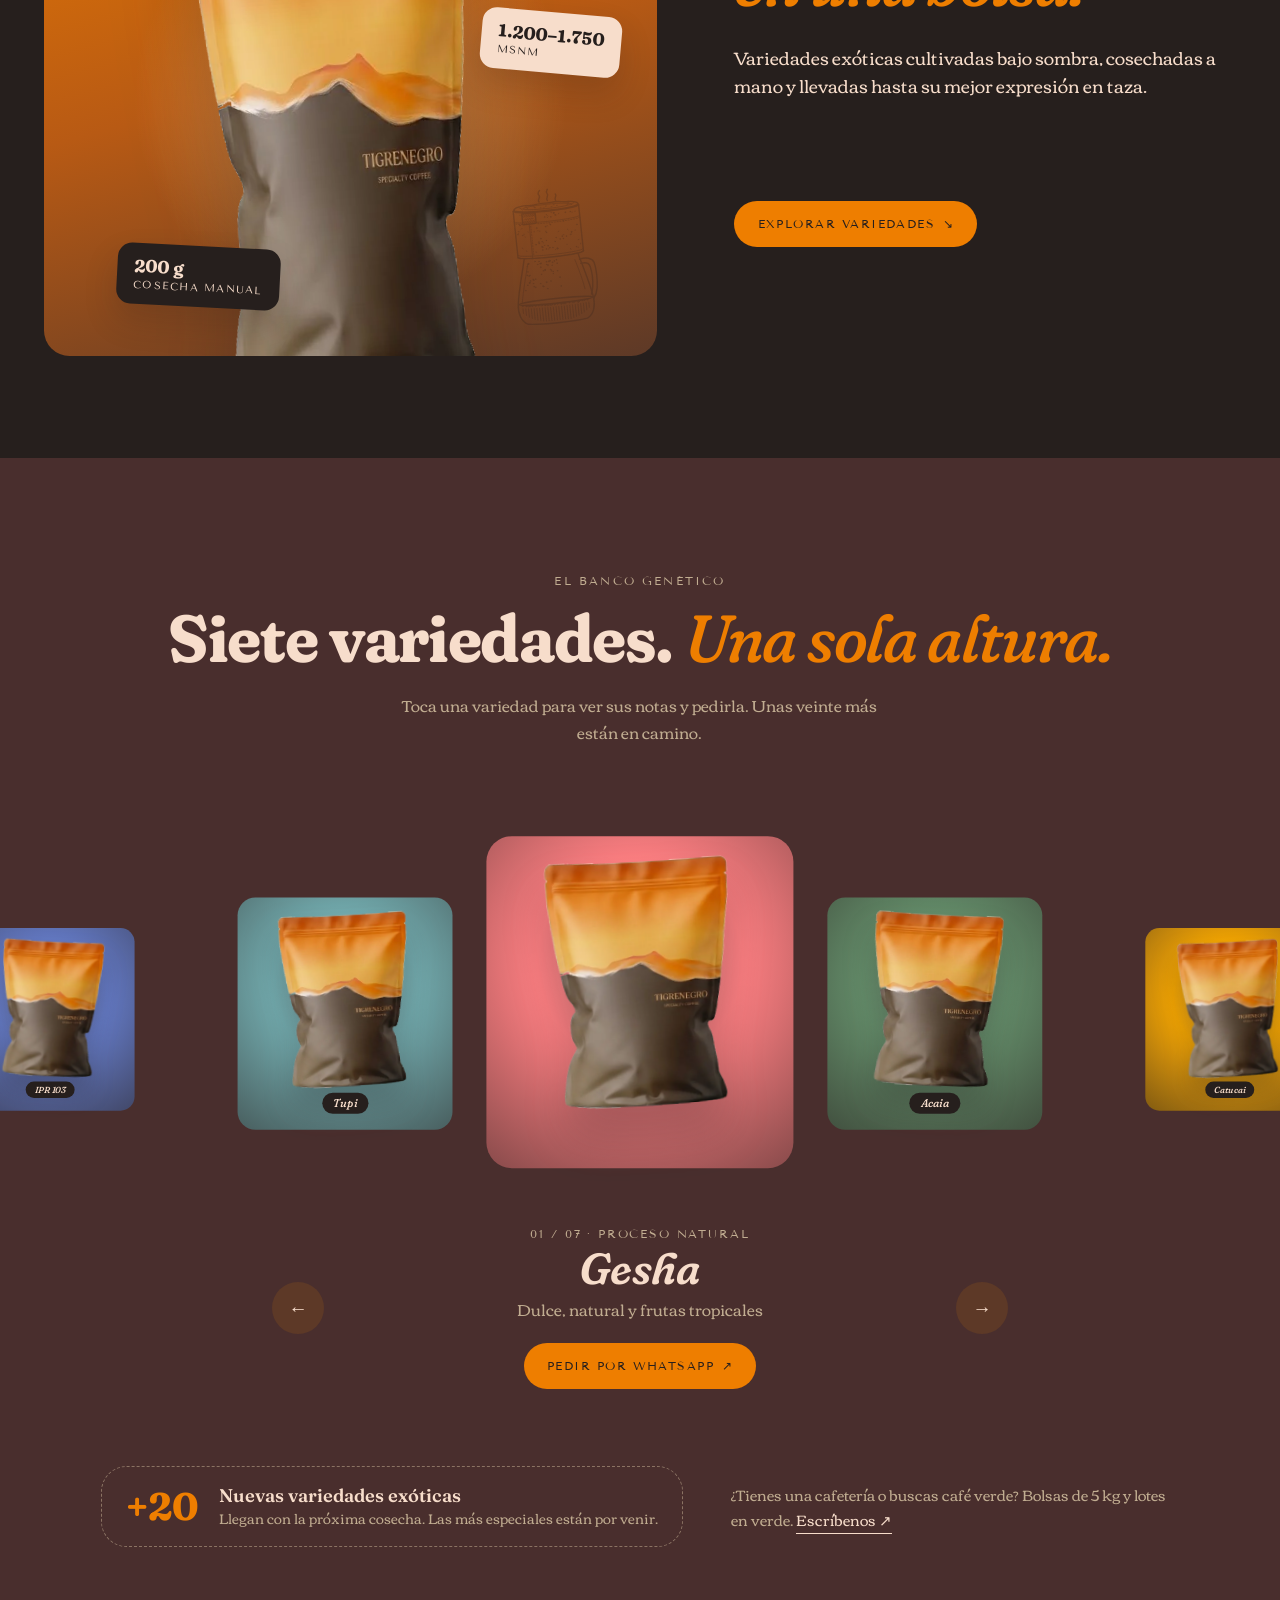
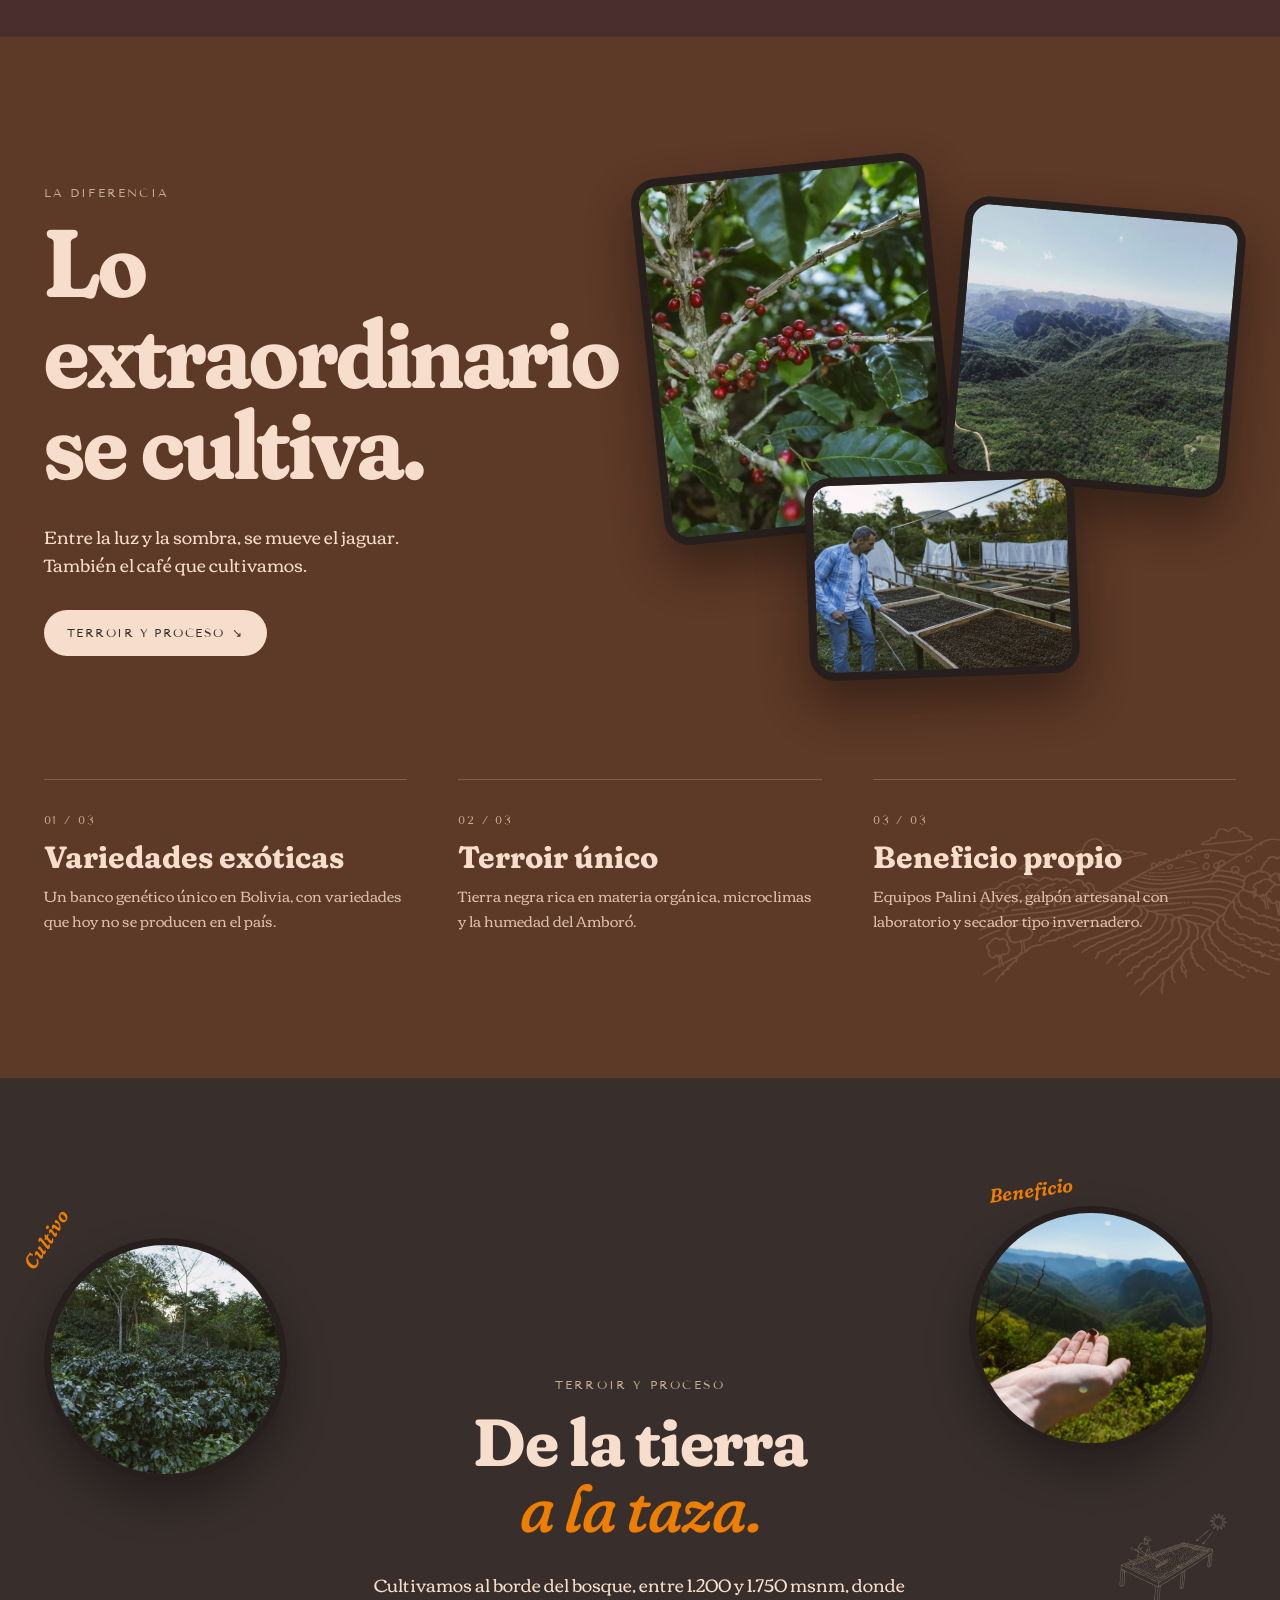
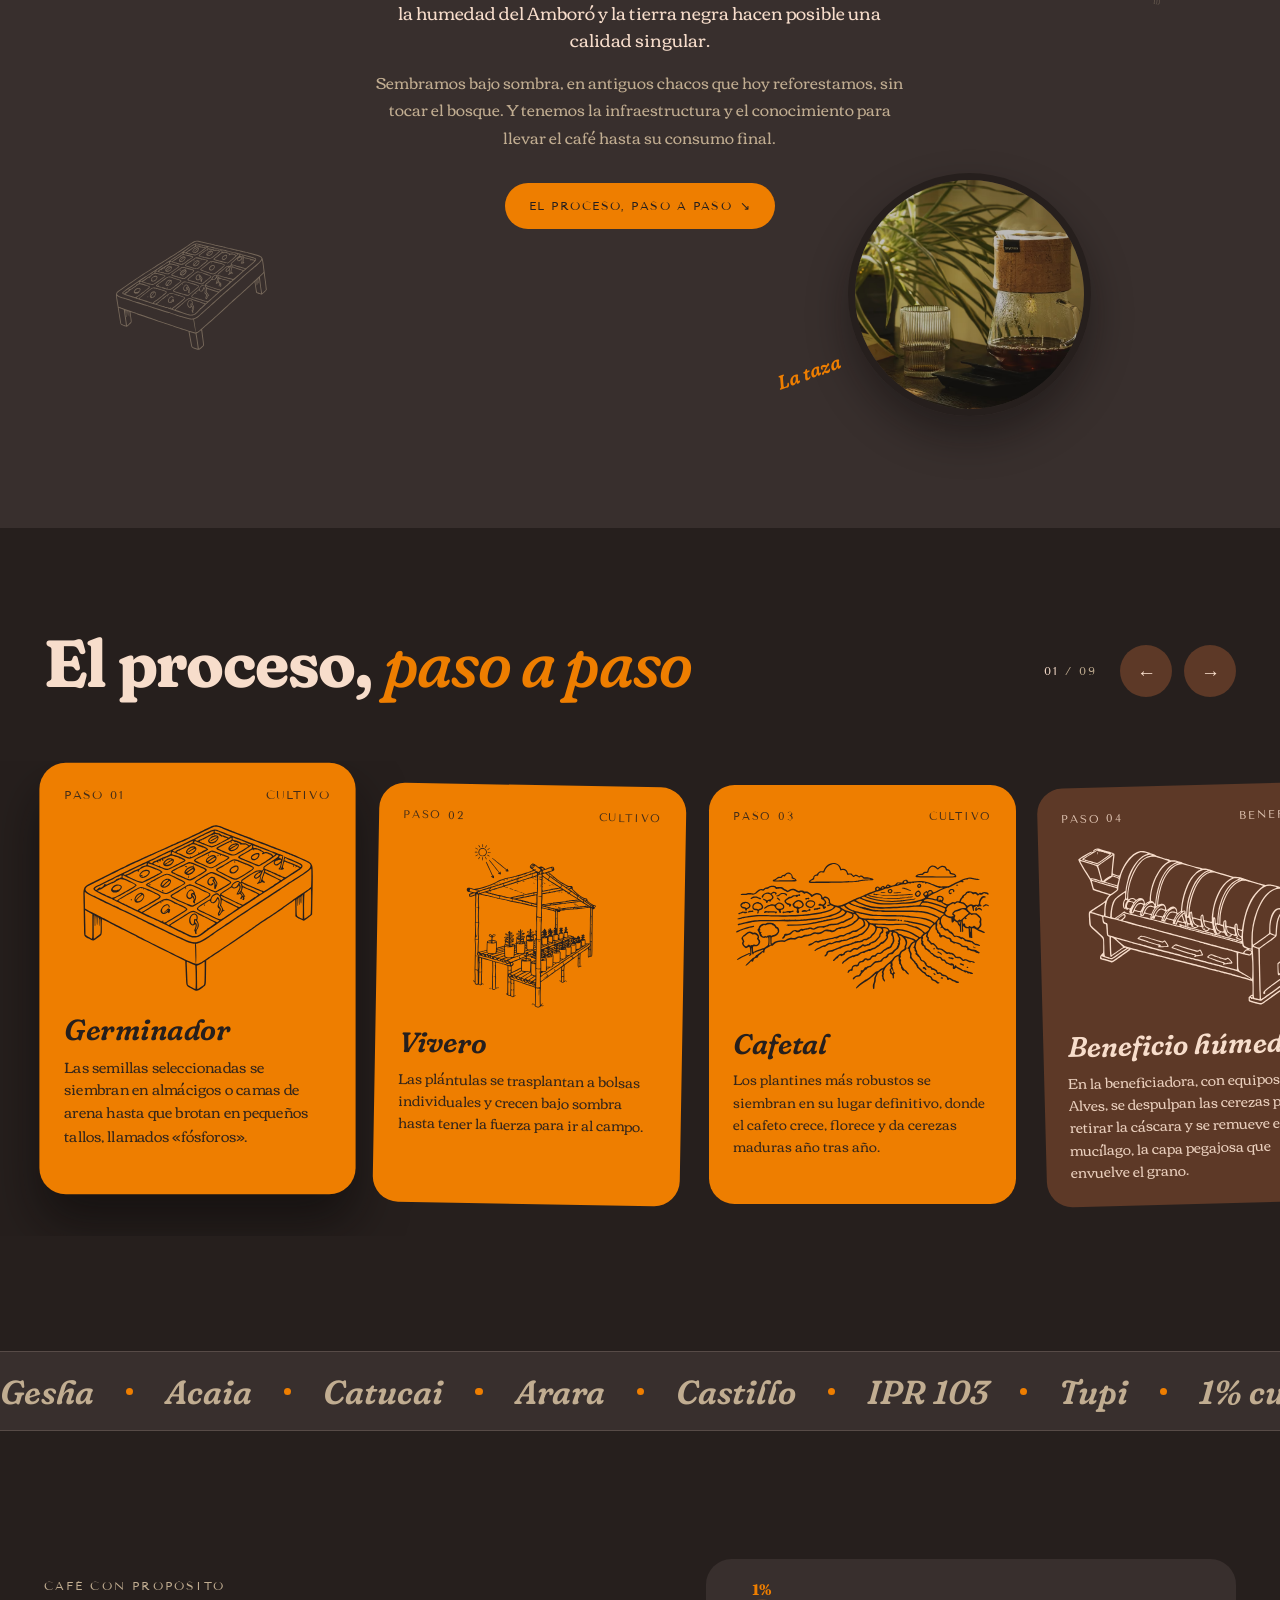
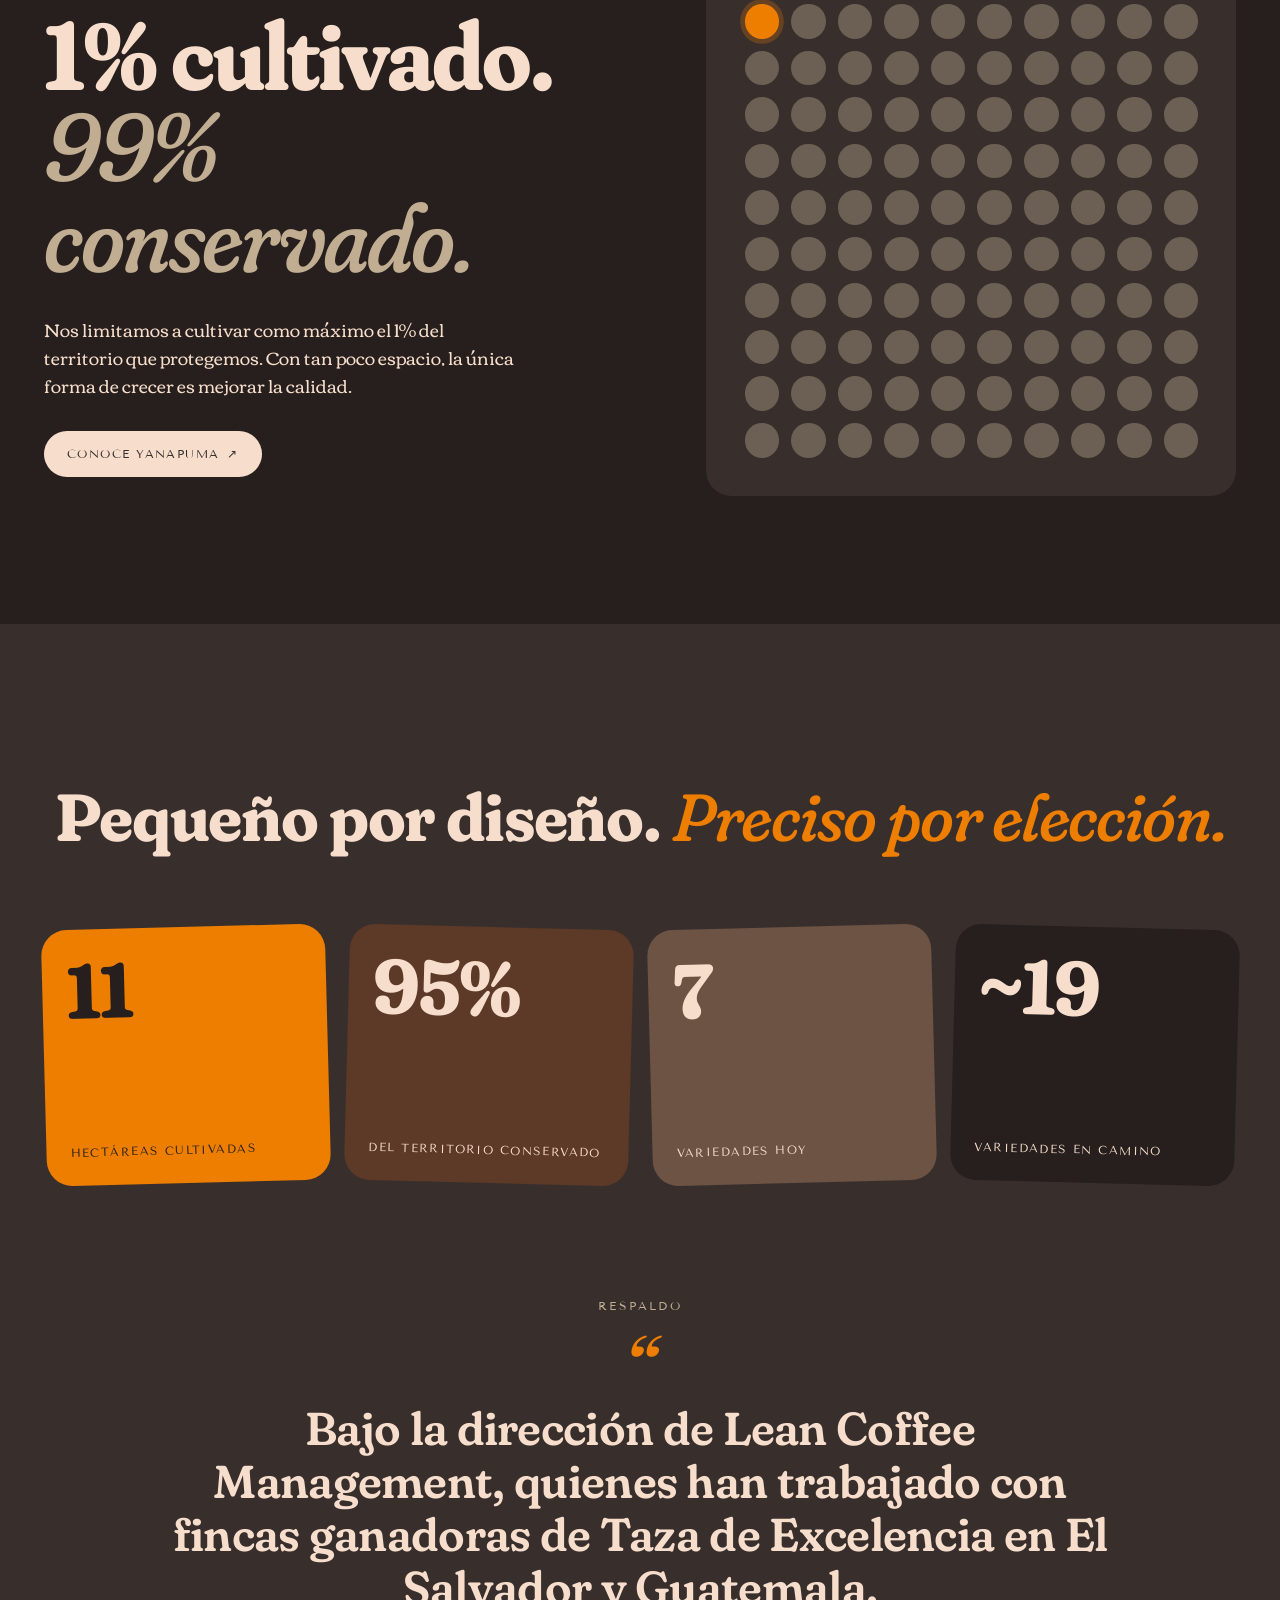
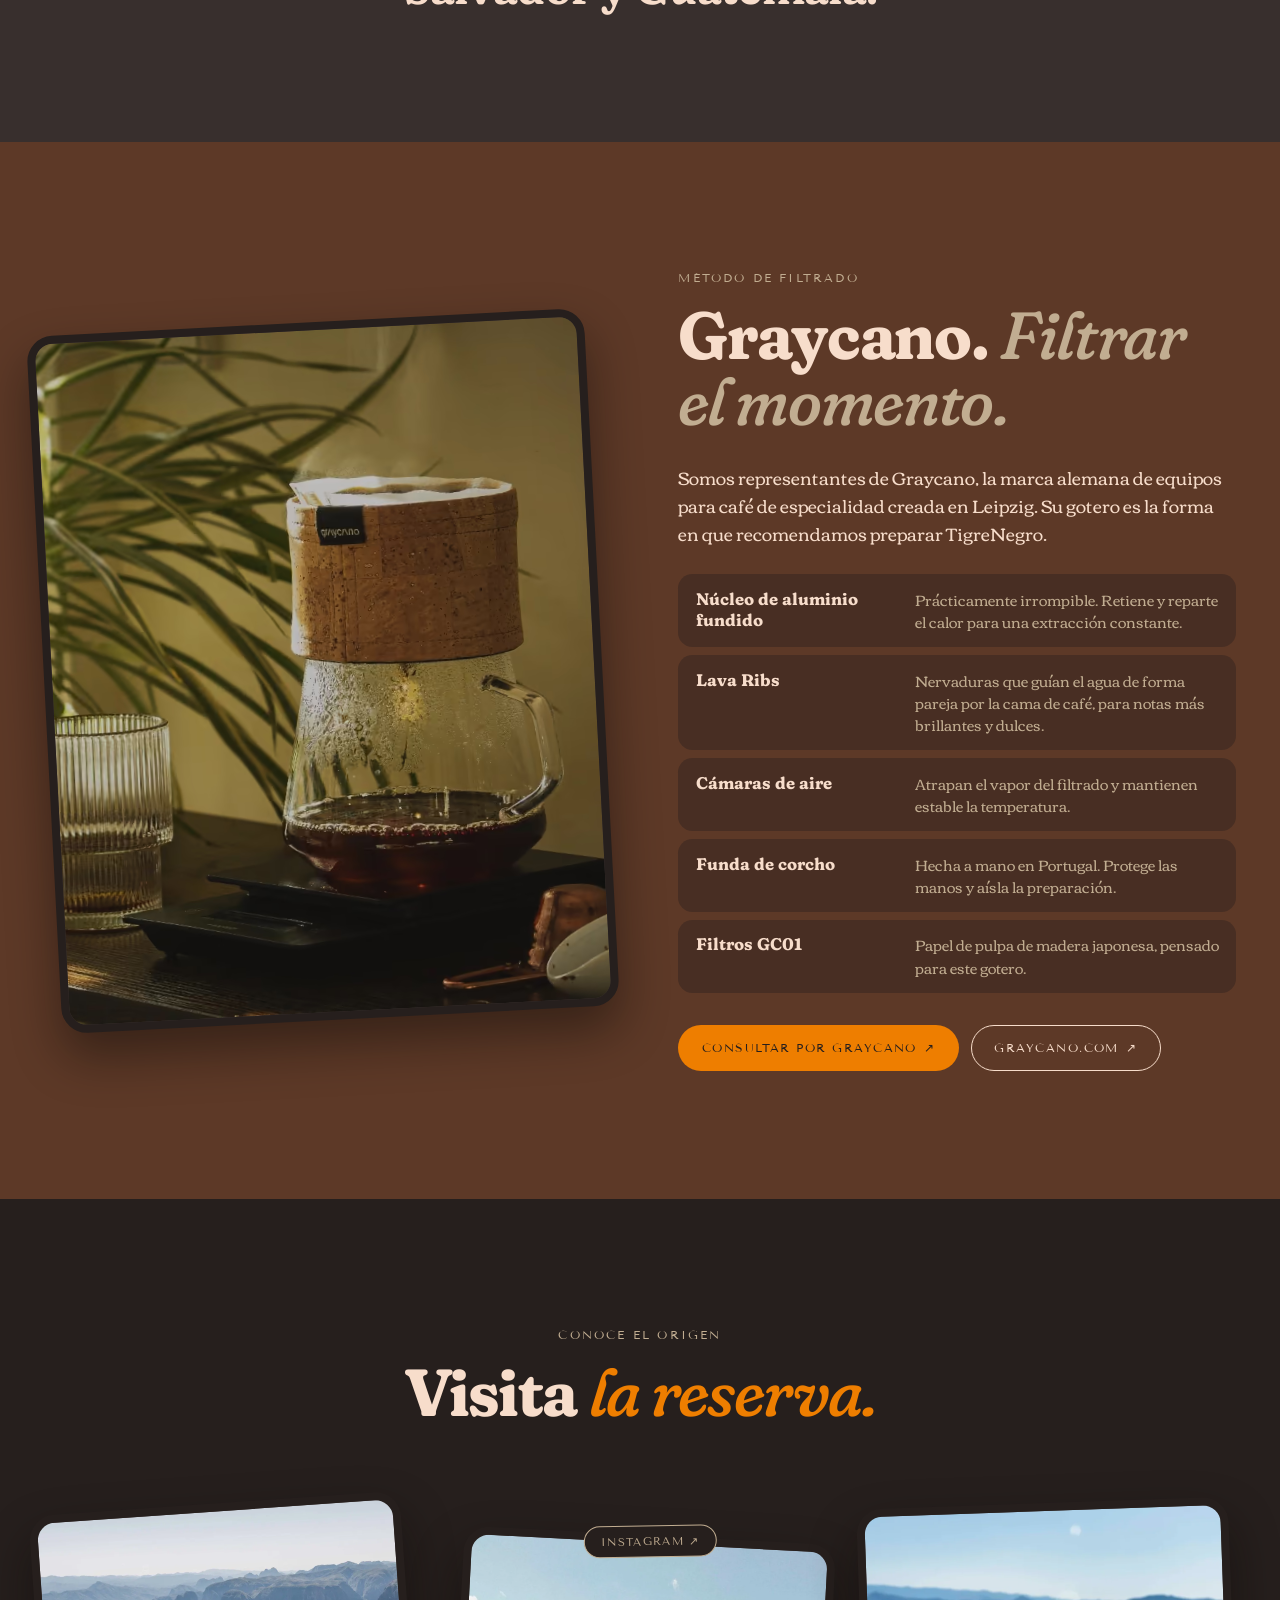
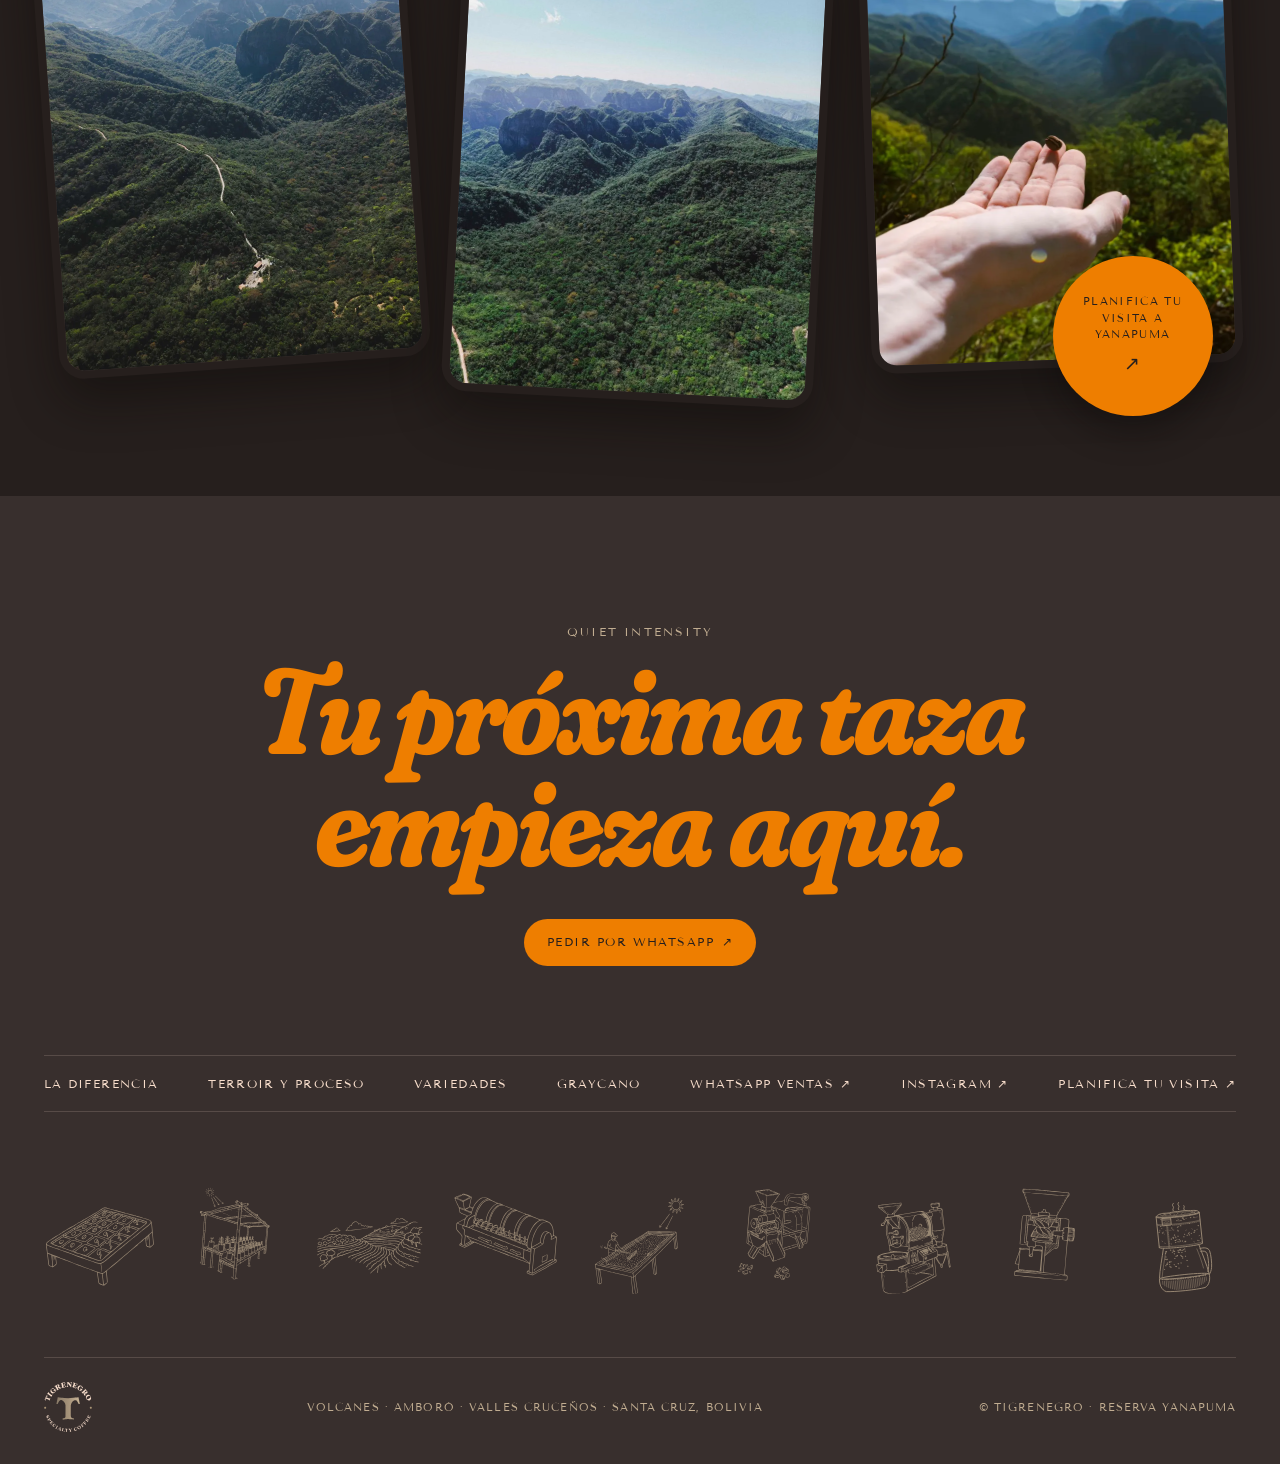
<file: opcion-3.html>
<!doctype html>
<html lang="es">
  <head>
    <meta charset="utf-8" />
    <meta name="viewport" content="width=device-width, initial-scale=1" />
    <meta name="theme-color" content="#261f1d" />
    <meta name="description" content="TigreNegro Specialty Coffee. Un café con propósito de altísima calidad, cultivado en la reserva Yanapuma, junto al Parque Nacional Amboró." />
    <title>TigreNegro · Specialty Coffee</title>
    <link rel="icon" href="media/logo/dot.svg" type="image/svg+xml" />
    <link rel="preconnect" href="https://fonts.googleapis.com" />
    <link rel="preconnect" href="https://fonts.gstatic.com" crossorigin />
    <link href="https://fonts.googleapis.com/css2?family=Corben:wght@400;700&amp;family=Fraunces:ital,opsz,wght,SOFT,WONK@0,9..144,400..800,0..100,0..1;1,9..144,400..800,0..100,0..1&amp;family=Tenor+Sans&amp;display=swap" rel="stylesheet" />
    <link rel="stylesheet" href="css/tercera.css?v=6" />
    <script>document.documentElement.classList.add('js');</script>
    <script defer src="js/tercera.js?v=4"></script>
  </head>
  <body>
    <a class="skip-link" href="#contenido">Saltar al contenido</a>

    <!-- Header: links either side of a centered wordmark; cream over the hero photo, solid after -->
    <header class="site-header" data-header>
      <div class="header-inner">
        <nav class="header-nav" aria-label="Navegación principal">
          <a href="#diferencia">La diferencia</a>
          <a href="#terroir">Terroir y proceso</a>
        </nav>
        <a class="header-brand" href="#inicio" aria-label="TigreNegro, ir al inicio">
          <img class="brand-dot" src="media/logo/dot.svg" alt="" />
          <span class="logo-mask"></span>
        </a>
        <div class="header-right">
          <a class="header-link" href="#variedades">Variedades</a>
          <a class="pill pill-cream header-cta" data-whatsapp href="#">Pedir <span class="hide-sm">por WhatsApp</span> <span aria-hidden="true">↗</span></a>
        </div>
      </div>
    </header>

    <main id="contenido">
      <!-- Hero: full-bleed video, headline bottom-left -->
      <section class="hero" id="inicio" aria-labelledby="hero-title">
        <!-- The video starts at its midpoint (#t=29, and js/tercera.js as a fallback); the poster is that same frame -->
        <video class="hero-video" autoplay muted loop playsinline preload="metadata" poster="media/img/hero-poster-mitad.webp" data-hero-video aria-hidden="true">
          <source src="media/video/hero.mp4#t=29" type="video/mp4" />
        </video>
        <div class="hero-scrim" aria-hidden="true"></div>
        <div class="container hero-copy">
          <p class="eyebrow">Volcanes · Amboró · Bolivia</p>
          <h1 id="hero-title">Intensidad que no necesita anunciarse.</h1>
          <div class="hero-actions">
            <a class="pill pill-cream" href="#variedades">Ver variedades <span aria-hidden="true">↘</span></a>
            <a class="text-link" data-whatsapp href="#">Pedir por WhatsApp <span aria-hidden="true">↗</span></a>
          </div>
        </div>
      </section>

      <!-- Statement + product: the brand line, then the bag on a sunrise-colored panel -->
      <section class="intro" aria-labelledby="statement-title">
        <div class="container intro-head">
          <h2 id="statement-title" class="title" data-reveal>Un café con propósito <em>de altísima calidad.</em></h2>
          <p data-reveal>Nace para sostener la conservación de Yanapuma. Y por eso solo puede ser excepcional.</p>
        </div>

        <div class="container product" id="producto">
          <div class="product-panel" data-reveal>
            <span class="doodle doodle-product-a" style="-webkit-mask-image: url('media/proceso/07-tostado.svg'); mask-image: url('media/proceso/07-tostado.svg')" aria-hidden="true"></span>
            <span class="doodle doodle-product-b" style="-webkit-mask-image: url('media/proceso/09-filtrado.svg'); mask-image: url('media/proceso/09-filtrado.svg')" aria-hidden="true"></span>
            <img class="product-bag" src="media/img/bolsa-transparente.webp" alt="Bolsa de café TigreNegro de 200 g" width="768" height="768" loading="lazy" />
            <div class="sticker sticker-a"><strong>Gesha</strong><span>Proceso natural</span></div>
            <div class="sticker sticker-b"><strong>1.200–1.750</strong><span>msnm</span></div>
            <div class="sticker sticker-c"><strong>200 g</strong><span>Cosecha manual</span></div>
          </div>
          <div class="product-copy">
            <p class="eyebrow" data-reveal>El producto</p>
            <h2 class="title" data-reveal>La montaña, <em>en una bolsa.</em></h2>
            <p class="lead" data-reveal>Variedades exóticas cultivadas bajo sombra, cosechadas a mano y llevadas hasta su mejor expresión en taza.</p>
            <p data-reveal>Elige tu variedad y cómo la prefieres. Nuestro equipo de ventas te atiende por WhatsApp. Bolsas de 200 g, en grano o molido.</p>
            <a class="pill pill-dark" href="#variedades" data-reveal>Explorar variedades <span aria-hidden="true">↘</span></a>
          </div>
        </div>
      </section>

      <!-- Varieties carousel: center bag large on its variety color, neighbors smaller; the section tints to match -->
      <section class="varieties" id="variedades" aria-labelledby="varieties-title" data-varieties style="--active: #ff7f82">
        <div class="container varieties-head">
          <p class="eyebrow" data-reveal>El banco genético</p>
          <h2 id="varieties-title" class="title" data-reveal>Siete variedades. <em>Una sola altura.</em></h2>
          <p data-reveal>Toca una variedad para ver sus notas y pedirla. Unas veinte más están en camino.</p>
        </div>

        <div class="carousel" data-carousel aria-roledescription="carrusel" aria-label="Variedades">
          <ul class="carousel-stage">
            <li class="slide" data-name="Gesha" data-notes="Dulce, natural y frutas tropicales" style="--glow: #ff7f82"><button type="button" class="slide-card" aria-label="Gesha"><img src="media/img/bolsa-transparente.webp" alt="" loading="lazy" /><span class="slide-label">Gesha</span></button></li>
            <li class="slide" data-name="Acaia" data-notes="Kiwi, tumbo y piña" style="--glow: #638c69"><button type="button" class="slide-card" aria-label="Acaia"><img src="media/img/bolsa-transparente.webp" alt="" loading="lazy" /><span class="slide-label">Acaia</span></button></li>
            <li class="slide" data-name="Catucai" data-notes="Dulce de leche, papaya y mango" style="--glow: #f2a400"><button type="button" class="slide-card" aria-label="Catucai"><img src="media/img/bolsa-transparente.webp" alt="" loading="lazy" /><span class="slide-label">Catucai</span></button></li>
            <li class="slide" data-name="Arara" data-notes="Dulce de leche, papaya y mango" style="--glow: #98669c"><button type="button" class="slide-card" aria-label="Arara"><img src="media/img/bolsa-transparente.webp" alt="" loading="lazy" /><span class="slide-label">Arara</span></button></li>
            <li class="slide" data-name="Castillo" data-notes="Dulce, natural y frutas tropicales" style="--glow: #ea7749"><button type="button" class="slide-card" aria-label="Castillo"><img src="media/img/bolsa-transparente.webp" alt="" loading="lazy" /><span class="slide-label">Castillo</span></button></li>
            <li class="slide" data-name="IPR 103" data-notes="Kiwi, tumbo y piña" style="--glow: #6379c4"><button type="button" class="slide-card" aria-label="IPR 103"><img src="media/img/bolsa-transparente.webp" alt="" loading="lazy" /><span class="slide-label">IPR 103</span></button></li>
            <li class="slide" data-name="Tupi" data-notes="Jazmín, durazno y piña" style="--glow: #72abae"><button type="button" class="slide-card" aria-label="Tupi"><img src="media/img/bolsa-transparente.webp" alt="" loading="lazy" /><span class="slide-label">Tupi</span></button></li>
          </ul>

          <div class="carousel-info" aria-live="polite">
            <button class="round-btn" type="button" data-prev aria-label="Variedad anterior">←</button>
            <div class="carousel-text">
              <p class="carousel-count"><span data-count-current>01</span> / 07 · Proceso natural</p>
              <h3 data-variety-name>Gesha</h3>
              <p data-variety-notes>Dulce, natural y frutas tropicales</p>
              <a class="pill pill-dark" data-whatsapp data-variety-link href="#">Pedir por WhatsApp <span aria-hidden="true">↗</span></a>
            </div>
            <button class="round-btn" type="button" data-next aria-label="Variedad siguiente">→</button>
          </div>
        </div>

        <div class="container varieties-foot">
          <div class="soon-card" data-reveal>
            <strong>+20</strong>
            <div><p class="soon-title">Nuevas variedades exóticas</p><p>Llegan con la próxima cosecha. Las más especiales están por venir.</p></div>
          </div>
          <p class="wholesale-note" data-reveal>¿Tienes una cafetería o buscas café verde? Bolsas de 5 kg y lotes en verde. <a class="inline-link" data-whatsapp data-message="Hola, tengo una cafetería y quiero información sobre bolsas de 5 kg o café verde TigreNegro." href="#">Escríbenos ↗</a></p>
        </div>
      </section>

      <!-- The difference: bold russet section with tilted photos -->
      <section class="difference" id="diferencia" aria-labelledby="different-title">
        <span class="doodle doodle-diff" style="-webkit-mask-image: url('media/proceso/03-cafetal.svg'); mask-image: url('media/proceso/03-cafetal.svg')" aria-hidden="true"></span>
        <div class="container difference-grid">
          <div class="difference-copy">
            <p class="eyebrow" data-reveal>La diferencia</p>
            <h2 id="different-title" class="title title-xl" data-reveal>Lo extraordinario se cultiva.</h2>
            <p class="lead" data-reveal>Entre la luz y la sombra, se mueve el jaguar. También el café que cultivamos.</p>
            <a class="pill pill-cream" href="#terroir" data-reveal>Terroir y proceso <span aria-hidden="true">↘</span></a>
          </div>
          <div class="collage" aria-hidden="false">
            <figure class="tilt tilt-a" data-reveal><img src="media/img/cerezas.webp" alt="Rama de cafeto con cerezas maduras" loading="lazy" /></figure>
            <figure class="tilt tilt-b" data-reveal><img src="media/img/terroir-dron.webp" alt="Vista aérea de la serranía junto al Parque Nacional Amboró" loading="lazy" /></figure>
            <figure class="tilt tilt-c" data-reveal><img src="media/img/secado.webp" alt="Camas de secado de café en la beneficiadora" loading="lazy" /></figure>
          </div>
        </div>
        <ul class="container pillars">
          <li data-reveal><span>01 / 03</span><h3>Variedades exóticas</h3><p>Un banco genético único en Bolivia, con variedades que hoy no se producen en el país.</p></li>
          <li data-reveal><span>02 / 03</span><h3>Terroir único</h3><p>Tierra negra rica en materia orgánica, microclimas y la humedad del Amboró.</p></li>
          <li data-reveal><span>03 / 03</span><h3>Beneficio propio</h3><p>Equipos Palini Alves, galpón artesanal con laboratorio y secador tipo invernadero.</p></li>
        </ul>
      </section>

      <!-- Terroir: centered copy ringed by round photos with angled labels -->
      <section class="terroir" id="terroir" aria-labelledby="terroir-title">
        <div class="container terroir-stage">
          <div class="terroir-copy">
            <p class="eyebrow" data-reveal>Terroir y proceso</p>
            <h2 id="terroir-title" class="title" data-reveal>De la tierra <em>a la taza.</em></h2>
            <p class="lead" data-reveal>Cultivamos al borde del bosque, entre 1.200 y 1.750 msnm, donde la humedad del Amboró y la tierra negra hacen posible una calidad singular.</p>
            <p data-reveal>Sembramos bajo sombra, en antiguos chacos que hoy reforestamos, sin tocar el bosque. Y tenemos la infraestructura y el conocimiento para llevar el café hasta su consumo final.</p>
            <a class="pill pill-dark" href="#proceso" data-reveal>El proceso, paso a paso <span aria-hidden="true">↘</span></a>
          </div>
          <figure class="orb orb-a" data-reveal><img src="media/img/cultivo-sombra.webp" alt="Cafetales bajo sombra en la reserva Yanapuma" loading="lazy" /><figcaption>Cultivo</figcaption></figure>
          <figure class="orb orb-b" data-reveal><img src="media/img/grano-montana.webp" alt="Mano extendida con un grano de café tostado, frente a las montañas junto al Parque Nacional Amboró" loading="lazy" /><figcaption>Beneficio</figcaption></figure>
          <figure class="orb orb-c" data-reveal><img src="media/img/graycano.avif" alt="Gotero Graycano con funda de corcho sobre una jarra de vidrio con café recién filtrado" loading="lazy" /><figcaption>La taza</figcaption></figure>
          <span class="doodle doodle-terroir-a" style="-webkit-mask-image: url('media/proceso/01-germinador.svg'); mask-image: url('media/proceso/01-germinador.svg')" aria-hidden="true"></span>
          <span class="doodle doodle-terroir-b" style="-webkit-mask-image: url('media/proceso/05-secado.svg'); mask-image: url('media/proceso/05-secado.svg')" aria-hidden="true"></span>
        </div>
      </section>

      <!-- Process: colorful step cards in a row, the centered card raised; arrows step through -->
      <section class="process" id="proceso" aria-labelledby="process-title">
        <div class="container process-head">
          <h2 id="process-title" class="title" data-reveal>El proceso, <em>paso a paso</em></h2>
          <div class="process-controls">
            <span class="process-count"><b data-step-current>01</b> / 09</span>
            <button class="round-btn" type="button" data-step-prev aria-label="Paso anterior">←</button>
            <button class="round-btn" type="button" data-step-next aria-label="Paso siguiente">→</button>
          </div>
        </div>
        <ol class="steps" data-steps>
          <li class="step phase-cultivo"><div class="step-top"><span>Paso 01</span><span>Cultivo</span></div><span class="step-art" style="-webkit-mask-image: url('media/proceso/01-germinador.svg'); mask-image: url('media/proceso/01-germinador.svg')" aria-hidden="true"></span><h3>Germinador</h3><p>Las semillas seleccionadas se siembran en almácigos o camas de arena hasta que brotan en pequeños tallos, llamados «fósforos».</p></li>
          <li class="step phase-cultivo"><div class="step-top"><span>Paso 02</span><span>Cultivo</span></div><span class="step-art" style="-webkit-mask-image: url('media/proceso/02-vivero.svg'); mask-image: url('media/proceso/02-vivero.svg')" aria-hidden="true"></span><h3>Vivero</h3><p>Las plántulas se trasplantan a bolsas individuales y crecen bajo sombra hasta tener la fuerza para ir al campo.</p></li>
          <li class="step phase-cultivo"><div class="step-top"><span>Paso 03</span><span>Cultivo</span></div><span class="step-art" style="-webkit-mask-image: url('media/proceso/03-cafetal.svg'); mask-image: url('media/proceso/03-cafetal.svg')" aria-hidden="true"></span><h3>Cafetal</h3><p>Los plantines más robustos se siembran en su lugar definitivo, donde el cafeto crece, florece y da cerezas maduras año tras año.</p></li>
          <li class="step phase-beneficio"><div class="step-top"><span>Paso 04</span><span>Beneficio</span></div><span class="step-art" style="-webkit-mask-image: url('media/proceso/04-beneficio-humedo.svg'); mask-image: url('media/proceso/04-beneficio-humedo.svg')" aria-hidden="true"></span><h3>Beneficio húmedo</h3><p>En la beneficiadora, con equipos Palini Alves, se despulpan las cerezas para retirar la cáscara y se remueve el mucílago, la capa pegajosa que envuelve el grano.</p></li>
          <li class="step phase-beneficio"><div class="step-top"><span>Paso 05</span><span>Beneficio</span></div><span class="step-art" style="-webkit-mask-image: url('media/proceso/05-secado.svg'); mask-image: url('media/proceso/05-secado.svg')" aria-hidden="true"></span><h3>Secado</h3><p>El café en pergamino se extiende al sol o en nuestro secador tipo invernadero hasta bajar su humedad a un nivel estable, cercano al <span class="nowrap">10–12 %</span>.</p></li>
          <li class="step phase-beneficio"><div class="step-top"><span>Paso 06</span><span>Beneficio</span></div><span class="step-art" style="-webkit-mask-image: url('media/proceso/06-trillado.svg'); mask-image: url('media/proceso/06-trillado.svg')" aria-hidden="true"></span><h3>Trillado</h3><p>Se retira la cáscara de pergamino del grano seco para obtener el café verde, o «café oro», listo para la selección.</p></li>
          <li class="step phase-taza"><div class="step-top"><span>Paso 07</span><span>La taza</span></div><span class="step-art" style="-webkit-mask-image: url('media/proceso/07-tostado.svg'); mask-image: url('media/proceso/07-tostado.svg')" aria-hidden="true"></span><h3>Tostado</h3><p>El grano verde se somete a altas temperaturas que transforman su química y liberan su aroma, su cuerpo y su perfil de sabor.</p></li>
          <li class="step phase-taza"><div class="step-top"><span>Paso 08</span><span>La taza</span></div><span class="step-art" style="-webkit-mask-image: url('media/proceso/08-molido.svg'); mask-image: url('media/proceso/08-molido.svg')" aria-hidden="true"></span><h3>Molido</h3><p>El café tostado se muele al grosor exacto para cada método de preparación: fino, medio o grueso.</p></li>
          <li class="step phase-taza"><div class="step-top"><span>Paso 09</span><span>La taza</span></div><span class="step-art" style="-webkit-mask-image: url('media/proceso/09-filtrado.svg'); mask-image: url('media/proceso/09-filtrado.svg')" aria-hidden="true"></span><h3>Filtrado</h3><p>El agua caliente atraviesa el café molido y extrae sus aceites, aromas y sabores. Así nace la taza. <a class="inline-link" href="#graycano">Lo hacemos con Graycano ↘</a></p></li>
        </ol>
      </section>

      <!-- Variety names marquee (in place of the reference's stockist logos) -->
      <div class="marquee" aria-hidden="true">
        <div class="marquee-track">
          <span>Gesha</span><i></i><span>Acaia</span><i></i><span>Catucai</span><i></i><span>Arara</span><i></i><span>Castillo</span><i></i><span>IPR 103</span><i></i><span>Tupi</span><i></i><span>1% cultivado</span><i></i><span>99% conservado</span><i></i>
          <span>Gesha</span><i></i><span>Acaia</span><i></i><span>Catucai</span><i></i><span>Arara</span><i></i><span>Castillo</span><i></i><span>IPR 103</span><i></i><span>Tupi</span><i></i><span>1% cultivado</span><i></i><span>99% conservado</span><i></i>
        </div>
      </div>

      <!-- Purpose: dark brown band; the 1% / 99% drawn as a grid of a hundred grains -->
      <section class="purpose" aria-labelledby="purpose-title">
        <div class="container purpose-grid">
          <div>
            <p class="eyebrow" data-reveal>Café con propósito</p>
            <h2 id="purpose-title" class="title title-xl" data-reveal>1% cultivado. <em>99% conservado.</em></h2>
            <p class="lead" data-reveal>Nos limitamos a cultivar como máximo el 1% del territorio que protegemos. Con tan poco espacio, la única forma de crecer es mejorar la calidad.</p>
            <a class="pill pill-cream" href="https://giro54bo.github.io/yanapuma-web/" target="_blank" rel="noopener" data-reveal>Conoce Yanapuma <span aria-hidden="true">↗</span></a>
          </div>
          <div class="grains" data-grains role="img" aria-label="1% cultivado, 99% conservado"></div>
        </div>
      </section>

      <!-- Stats on colorful cards, then the proof quote -->
      <section class="stats" id="cifras" aria-labelledby="stats-title">
        <div class="container">
          <div class="stats-head">
            <p class="eyebrow" data-reveal>En cifras</p>
            <h2 id="stats-title" class="title" data-reveal>Pequeño por diseño. <em>Preciso por elección.</em></h2>
          </div>
          <dl class="stat-cards">
            <div class="stat stat-sunrise" data-reveal><dt><span data-count="11">11</span></dt><dd>hectáreas cultivadas</dd></div>
            <div class="stat stat-russet" data-reveal><dt><span data-count="99">99</span>%</dt><dd>del territorio conservado</dd></div>
            <div class="stat stat-taupe" data-reveal><dt><span data-count="7">7</span></dt><dd>variedades hoy</dd></div>
            <div class="stat stat-deep" data-reveal><dt>~<span data-count="20">20</span></dt><dd>variedades en camino</dd></div>
          </dl>
          <figure class="proof" id="respaldo" data-reveal>
            <figcaption class="eyebrow">Respaldo</figcaption>
            <blockquote>Bajo la dirección de Lean Coffee Management, quienes han trabajado con fincas ganadoras de Taza de Excelencia en El Salvador y Guatemala.</blockquote>
          </figure>
        </div>
      </section>

      <!-- Graycano: tilted photo beside the copy and features -->
      <section class="graycano" id="graycano" aria-labelledby="graycano-title">
        <div class="container graycano-grid">
          <figure class="graycano-visual tilt" data-reveal>
            <img src="media/img/graycano.avif" alt="Gotero Graycano con funda de corcho sobre una jarra de vidrio con café recién filtrado" width="1200" height="746" loading="lazy" />
          </figure>
          <div class="graycano-copy">
            <p class="eyebrow" data-reveal>Método de filtrado</p>
            <h2 id="graycano-title" class="title" data-reveal>Graycano. <em>Filtrar el momento.</em></h2>
            <p class="lead" data-reveal>Somos representantes de Graycano, la marca alemana de equipos para café de especialidad creada en Leipzig. Su gotero es la forma en que recomendamos preparar TigreNegro.</p>
            <ul class="features" data-reveal>
              <li><strong>Núcleo de aluminio fundido</strong><span>Prácticamente irrompible. Retiene y reparte el calor para una extracción constante.</span></li>
              <li><strong>Lava Ribs</strong><span>Nervaduras que guían el agua de forma pareja por la cama de café, para notas más brillantes y dulces.</span></li>
              <li><strong>Cámaras de aire</strong><span>Atrapan el vapor del filtrado y mantienen estable la temperatura.</span></li>
              <li><strong>Funda de corcho</strong><span>Hecha a mano en Portugal. Protege las manos y aísla la preparación.</span></li>
              <li><strong>Filtros GC01</strong><span>Papel de pulpa de madera japonesa, pensado para este gotero.</span></li>
            </ul>
            <div class="actions" data-reveal>
              <a class="pill pill-dark" data-whatsapp data-message="Hola, quiero información sobre los productos Graycano." href="#">Consultar por Graycano <span aria-hidden="true">↗</span></a>
              <a class="pill pill-outline" href="https://graycano.com/" target="_blank" rel="noopener">graycano.com <span aria-hidden="true">↗</span></a>
            </div>
          </div>
        </div>
      </section>

      <!-- Visit: tilted photo collage with the Instagram tag -->
      <section class="visit" aria-labelledby="visit-title">
        <div class="container visit-head">
          <p class="eyebrow" data-reveal>Conoce el origen</p>
          <h2 id="visit-title" class="title" data-reveal>Visita <em>la reserva.</em></h2>
        </div>
        <div class="container wild">
          <figure class="tilt wild-a" data-reveal><img src="media/img/reserva-dron.webp" alt="Bosque conservado de la reserva Yanapuma visto desde el aire" loading="lazy" /></figure>
          <figure class="tilt wild-b" data-reveal>
            <img src="media/img/serrania-dron.webp" alt="Vista aérea de la serranía junto al Parque Nacional Amboró" loading="lazy" />
            <a class="tag" href="https://instagram.com/tigrenegro.cafe" target="_blank" rel="noopener">Instagram ↗</a>
          </figure>
          <figure class="tilt wild-c" data-reveal><img src="media/img/grano-montana.webp" alt="Mano extendida con un grano de café tostado, frente a las montañas junto al Parque Nacional Amboró" loading="lazy" /></figure>
          <a class="circle-link" href="https://giro54bo.github.io/yanapuma-web/#contacto" target="_blank" rel="noopener" data-reveal>Planifica tu visita a Yanapuma <span aria-hidden="true">↗</span></a>
        </div>
      </section>
    </main>

    <!-- Footer: big closing line, a row of links, the step drawings scattered like doodles -->
    <footer class="site-footer">
      <div class="container footer-closing">
        <p class="eyebrow">Quiet intensity</p>
        <h2 class="footer-title">Tu próxima taza empieza aquí.</h2>
        <a class="pill pill-dark" data-whatsapp href="#">Pedir por WhatsApp <span aria-hidden="true">↗</span></a>
      </div>
      <nav class="container footer-row" aria-label="Pie de página">
        <a href="#diferencia">La diferencia</a>
        <a href="#terroir">Terroir y proceso</a>
        <a href="#variedades">Variedades</a>
        <a href="#graycano">Graycano</a>
        <a data-whatsapp href="#">WhatsApp ventas ↗</a>
        <a href="https://instagram.com/tigrenegro.cafe" target="_blank" rel="noopener">Instagram ↗</a>
        <a href="https://giro54bo.github.io/yanapuma-web/#contacto" target="_blank" rel="noopener">Planifica tu visita ↗</a>
      </nav>
      <div class="container doodle-field" aria-hidden="true">
        <span class="doodle" style="-webkit-mask-image: url('media/proceso/01-germinador.svg'); mask-image: url('media/proceso/01-germinador.svg')"></span>
        <span class="doodle" style="-webkit-mask-image: url('media/proceso/02-vivero.svg'); mask-image: url('media/proceso/02-vivero.svg')"></span>
        <span class="doodle" style="-webkit-mask-image: url('media/proceso/03-cafetal.svg'); mask-image: url('media/proceso/03-cafetal.svg')"></span>
        <span class="doodle" style="-webkit-mask-image: url('media/proceso/04-beneficio-humedo.svg'); mask-image: url('media/proceso/04-beneficio-humedo.svg')"></span>
        <span class="doodle" style="-webkit-mask-image: url('media/proceso/05-secado.svg'); mask-image: url('media/proceso/05-secado.svg')"></span>
        <span class="doodle" style="-webkit-mask-image: url('media/proceso/06-trillado.svg'); mask-image: url('media/proceso/06-trillado.svg')"></span>
        <span class="doodle" style="-webkit-mask-image: url('media/proceso/07-tostado.svg'); mask-image: url('media/proceso/07-tostado.svg')"></span>
        <span class="doodle" style="-webkit-mask-image: url('media/proceso/08-molido.svg'); mask-image: url('media/proceso/08-molido.svg')"></span>
        <span class="doodle" style="-webkit-mask-image: url('media/proceso/09-filtrado.svg'); mask-image: url('media/proceso/09-filtrado.svg')"></span>
      </div>
      <div class="container footer-bottom">
        <img src="media/logo/circle.svg" alt="" class="footer-mark" />
        <p>Volcanes · Amboró · Valles Cruceños · Santa Cruz, Bolivia</p>
        <p>© TigreNegro · Reserva Yanapuma</p>
      </div>
    </footer>
  </body>
</html>
</file>
<file: css/alternativa.css>
/* TigreNegro, alternative layout. Same brand tokens and copy as index.html, arranged as:
   sticky video hero revealed by a curtain, difference + three frames, statement with a sticky
   product image, variety strip, closing footer with the large wordmark. */
:root {
  --brown: #382f2d;
  --brown-deep: #261f1d;
  --russet: #5d3927;
  --taupe: #6d5344;
  --tan: #877667;
  --sand: #c1ad91;
  --cream: #f7ddcb;
  --offwhite: #f8f6f3;
  --paper: #efe8de;
  --sunrise: #ee7e00;
  --line: rgba(56, 47, 45, .18);
  --line-dark: rgba(247, 221, 203, .22);
  --display: "Fraunces", Georgia, serif;
  --body: "Corben", Georgia, serif;
  --label: "Tenor Sans", "Helvetica Neue", Arial, sans-serif;
  --pad: clamp(1.25rem, 3.4vw, 4rem);
  --header-h: 5rem;
  --ease-out: cubic-bezier(.16, 1, .3, 1);
  --logo-ratio: 4.513;
}

* { box-sizing: border-box; }
html { scroll-behavior: smooth; scroll-padding-top: var(--header-h); }
body { margin: 0; color: var(--brown); background: var(--paper); font: 400 1rem/1.7 var(--body); overflow-x: clip; -webkit-font-smoothing: antialiased; }
img, video { display: block; max-width: 100%; }
a { color: inherit; text-decoration: none; }
button { color: inherit; font: inherit; }
h1, h2, h3 { margin: 0; font-family: var(--display); font-weight: 600; text-wrap: balance; }
em { font-style: italic; font-weight: 400; color: var(--russet); }
p { text-wrap: pretty; }
:focus-visible { outline: 2px solid var(--sunrise); outline-offset: 4px; }
.container { width: min(100% - (var(--pad) * 2), 1440px); margin-inline: auto; }
.sr-only, .skip-link { position: absolute; width: 1px; height: 1px; padding: 0; margin: -1px; overflow: hidden; clip: rect(0 0 0 0); white-space: nowrap; border: 0; }
.skip-link:focus { position: fixed; z-index: 1000; top: 1rem; left: 1rem; width: auto; height: auto; padding: .7rem 1rem; margin: 0; clip: auto; color: var(--cream); background: var(--brown); }
.nowrap { white-space: nowrap; }
.inline-link { border-bottom: 1px solid currentColor; }
.eyebrow { margin: 0 0 1.1rem; color: var(--tan); font: .76rem/1.3 var(--label); letter-spacing: .18em; text-transform: uppercase; }

/* Pills */
.pill { display: inline-flex; align-items: center; justify-content: center; gap: .6em; min-height: 2.75rem; padding: .6rem 1.3rem; border: 1px solid transparent; border-radius: 999px; font: .76rem/1 var(--label); letter-spacing: .12em; text-transform: uppercase; white-space: nowrap; transition: background-color .3s ease, color .3s ease, border-color .3s ease; }
.pill-small { min-height: 2.4rem; padding: .5rem .95rem; font-size: .66rem; }
.pill-dark { color: var(--cream); background: var(--brown); }
.pill-dark:hover { background: var(--russet); }
.pill-cream { color: var(--brown); background: var(--cream); }
.pill-cream:hover { background: #fff1e6; }
.pill-outline { border-color: var(--brown); }
.pill-outline:hover { color: var(--cream); background: var(--brown); }
.pill-block { display: flex; width: 100%; }
.text-link { display: inline-flex; align-items: center; gap: .7rem; padding-bottom: .35rem; border-bottom: 1px solid currentColor; font: .76rem var(--label); letter-spacing: .14em; text-transform: uppercase; }

/* Logo as a mask so it takes the text color; grain dot top-left like the original */
.logo-mask { display: block; background: currentColor; -webkit-mask: url("../media/logo/wordmark.svg") no-repeat center / contain; mask: url("../media/logo/wordmark.svg") no-repeat center / contain; }
.logo-mask-name { -webkit-mask-image: url("../media/logo/wordmark-name.svg"); mask-image: url("../media/logo/wordmark-name.svg"); }
.header-brand, .hero-logo { position: relative; display: block; aspect-ratio: var(--logo-ratio); }
.header-brand .logo-mask, .hero-logo .logo-mask { position: absolute; inset: 0; }
.brand-dot { position: absolute; z-index: 1; top: -34%; left: -6.5%; width: 8%; pointer-events: none; }

/* Header: fixed. Cream over the video; paper and brown once the curtain reaches it */
.site-header { position: fixed; z-index: 30; top: 0; left: 0; width: 100%; color: var(--cream); transition: color .35s ease, background-color .35s ease, box-shadow .35s ease; }
.site-header.is-solid { color: var(--brown); background: rgba(239, 232, 222, .92); -webkit-backdrop-filter: blur(12px); backdrop-filter: blur(12px); box-shadow: 0 1px 0 var(--line); }
.header-inner { display: grid; grid-template-columns: 1fr auto 1fr; align-items: center; gap: 1.5rem; width: min(100% - (var(--pad) * 2), 1600px); min-height: var(--header-h); margin-inline: auto; }
.header-nav { display: flex; gap: clamp(1.2rem, 2.2vw, 2.4rem); font: .74rem var(--label); letter-spacing: .14em; text-transform: uppercase; }
.header-nav a { position: relative; padding: .4rem 0; white-space: nowrap; }
.header-nav a::after { position: absolute; bottom: 0; left: 0; width: 100%; height: 1px; background: currentColor; content: ""; transform: scaleX(0); transform-origin: left; transition: transform .35s var(--ease-out); }
.header-nav a:hover::after { transform: scaleX(1); }
.header-brand { width: clamp(8rem, 11vw, 10rem); }
.is-solid .header-brand { color: var(--russet); }
.header-cta { justify-self: end; color: var(--brown); background: var(--cream); }
.is-solid .header-cta { color: var(--cream); background: var(--brown); }

/* Sticky hero reveal. The hero sticks at the top of <main>; the curtain that follows is opaque and
   sits above it, so scrolling slides the page over the video. --reveal (0 → 1) is set in JS while
   the curtain rises and gently recedes the video and fades the copy. */
.hero { --reveal: 0; position: sticky; z-index: 0; top: 0; height: 100svh; overflow: hidden; color: var(--cream); background: var(--brown-deep); }
.hero-media { position: absolute; inset: 0; transform: scale(calc(1 + var(--reveal) * .08)); transform-origin: 50% 40%; will-change: transform; }
.hero-video, .hero-scrim { position: absolute; inset: 0; width: 100%; height: 100%; object-fit: cover; }
.hero-scrim { background: radial-gradient(ellipse at 50% 45%, rgba(38,31,29,.25), rgba(38,31,29,.65) 75%), linear-gradient(180deg, rgba(38,31,29,.45), transparent 30%, rgba(38,31,29,.75)); }
.hero-media::after { position: absolute; inset: 0; background: var(--brown-deep); opacity: calc(var(--reveal) * .6); content: ""; }
.hero-content { position: relative; z-index: 2; display: flex; flex-direction: column; align-items: center; justify-content: center; height: 100%; padding-block: calc(var(--header-h) + 1rem) 6rem; text-align: center; }
[data-hero-content] { opacity: calc(1 - var(--reveal) * 1.6); transform: translateY(calc(var(--reveal) * -3rem)); will-change: transform, opacity; }
.hero .eyebrow { color: var(--sand); }
.hero-logo { width: min(84vw, 62rem); margin: 1.25rem 0 0; color: var(--cream); }
.hero-tagline { margin: 2.25rem 0 0; font: italic 400 clamp(1.15rem, 2vw, 1.6rem)/1.3 var(--display); }
.hero-actions { display: flex; flex-wrap: wrap; align-items: center; justify-content: center; gap: 1.25rem 2rem; margin-top: 2rem; }
.hero-bottom { position: absolute; z-index: 2; right: 0; bottom: 2rem; left: 0; display: flex; align-items: center; gap: 1rem; color: var(--sand); font: .72rem var(--label); letter-spacing: .16em; text-transform: uppercase; }
.hero-line { width: 3rem; height: 1px; background: var(--sand); }
.scroll-cue { margin-left: auto; }
.scroll-cue b { font-weight: 400; }

/* The curtain: everything after the hero, opaque and layered above it, with a soft leading edge */
.curtain { position: relative; z-index: 1; background: var(--paper); border-radius: 1.5rem 1.5rem 0 0; box-shadow: 0 -2rem 4rem rgba(20, 15, 13, .28); }

/* The difference: headline over three tall frames */
.difference { padding: clamp(4rem, 8vw, 7rem) 0 clamp(4rem, 8vw, 7rem); text-align: center; }
.difference-intro { display: flex; flex-direction: column; align-items: center; }
.display { font-size: clamp(2.6rem, 6vw, 6.25rem); line-height: 1; letter-spacing: -.025em; }
.difference-sub { max-width: 30rem; margin: 1.5rem 0 0; color: var(--taupe); }
.pillars { display: grid; grid-template-columns: repeat(3, 1fr); gap: clamp(1rem, 4vw, 5rem); margin-top: clamp(3rem, 5vw, 4.5rem); padding: 0; list-style: none; }
.pillar a { display: block; }
.pillar figure { margin: 0; aspect-ratio: 4 / 5; overflow: hidden; border-radius: .75rem; background: var(--sand); }
.pillar img { width: 100%; height: 100%; object-fit: cover; transition: transform 1.2s cubic-bezier(.5, 0, .18, 1); }
.pillar a:hover img { transform: scale(1.05); }
.pillar-index { display: block; margin-top: 1.4rem; color: var(--tan); font: .7rem var(--label); letter-spacing: .16em; }
.pillar h3 { margin-top: .5rem; color: var(--russet); font-size: clamp(1.4rem, 2vw, 1.9rem); font-style: italic; font-weight: 400; line-height: 1.15; }
.pillar p { max-width: 21rem; margin: .5rem auto 0; color: var(--taupe); font-size: .88rem; line-height: 1.55; }

/* Product: statement, then the gallery beside the product image */
.product { padding: clamp(4rem, 8vw, 7rem) 0 clamp(5rem, 9vw, 8rem); border-top: 1px solid var(--line); }
.product-head { display: flex; flex-direction: column; align-items: flex-end; text-align: right; }
.statement { max-width: 12em; font-size: clamp(2.75rem, 7vw, 7.5rem); line-height: .98; letter-spacing: -.03em; }
.product-grid { display: grid; grid-template-columns: minmax(0, 26rem) minmax(0, 1fr); gap: clamp(2.5rem, 6vw, 7rem); align-items: center; margin-top: clamp(3rem, 6vw, 5rem); }
.product-side { display: grid; gap: 1.5rem; }
.product-lead { margin: 0; font-size: 1.1rem; line-height: 1.55; }
.product-copy { margin: -.5rem 0 0; color: var(--taupe); font-size: .95rem; }
.thumbs { display: grid; grid-template-columns: repeat(4, 1fr); gap: .6rem; }
.thumb { aspect-ratio: 3 / 4; padding: 0; overflow: hidden; border: 1px solid transparent; border-radius: .5rem; background: var(--offwhite); cursor: pointer; transition: border-color .3s ease, opacity .3s ease; }
.thumb:not(.is-active) { opacity: .62; }
.thumb:hover { opacity: 1; }
.thumb.is-active { border-color: var(--brown); }
.thumb img { width: 100%; height: 100%; object-fit: cover; }

.accordion { border-top: 1px solid var(--line); }
.accordion details { border-bottom: 1px solid var(--line); scroll-margin-top: calc(var(--header-h) + 1rem); }
.accordion summary { display: flex; align-items: center; justify-content: space-between; gap: 1rem; padding: 1rem 0; font: .78rem/1.4 var(--label); letter-spacing: .12em; text-transform: uppercase; cursor: pointer; list-style: none; }
.accordion summary::-webkit-details-marker { display: none; }
.accordion summary i { position: relative; flex-shrink: 0; width: 1.5rem; height: 1.5rem; border: 1px solid var(--line); border-radius: 50%; }
.accordion summary i::before, .accordion summary i::after { position: absolute; top: 50%; left: 50%; width: .55rem; height: 1px; background: currentColor; content: ""; transform: translate(-50%, -50%); transition: transform .35s var(--ease-out); }
.accordion summary i::after { transform: translate(-50%, -50%) rotate(90deg); }
.accordion details[open] summary i::after { transform: translate(-50%, -50%) rotate(0); }
.accordion summary:hover { color: var(--russet); }
.accordion-body { padding: 0 0 1.5rem; color: var(--taupe); font-size: .92rem; line-height: 1.6; }
.accordion-body p { margin: 0 0 .8rem; }
.accordion-body p:last-child { margin-bottom: 0; }

.product-stage { position: relative; margin: 0; aspect-ratio: 4 / 5; max-height: calc(100svh - var(--header-h) - 3rem); width: 100%; overflow: hidden; border-radius: 1rem; background: var(--offwhite); }
.product-stage img { width: 100%; height: 100%; object-fit: cover; transition: opacity .35s ease; }
.product-stage img.is-blend { mix-blend-mode: multiply; }
.product-stage img.is-swapping { opacity: 0; }
.chips { transition: opacity .35s ease; }
.product-stage:not(.has-chips) .chips { opacity: 0; }
.info-chip { position: absolute; display: flex; flex-direction: column; gap: .15rem; padding: .75rem .95rem; border-radius: .6rem; color: var(--cream); background: rgba(56,47,45,.92); box-shadow: 0 1rem 2rem rgba(56,47,45,.16); font: .68rem var(--label); letter-spacing: .12em; text-transform: uppercase; }
.info-chip strong { font: 700 1rem var(--display); letter-spacing: 0; text-transform: none; }
.chip-top { top: 7%; right: 7%; }
.chip-side { top: 45%; right: 7%; }
.chip-bottom { bottom: 7%; right: 7%; }

/* Varieties: intro left, strip of tall cards right that widen when opened */
.varieties { padding: clamp(4rem, 8vw, 7rem) 0; border-top: 1px solid var(--line); }
.varieties-grid { display: grid; grid-template-columns: minmax(16rem, 24rem) minmax(0, 1fr); gap: clamp(2rem, 4vw, 4rem); align-items: start; padding-left: max(var(--pad), (100% - 1440px) / 2); }
.varieties-intro h2 { font-size: clamp(2.2rem, 3.6vw, 3.6rem); line-height: 1.02; letter-spacing: -.02em; }
.varieties-intro > p:last-child { margin: 1.25rem 0 0; color: var(--taupe); }
.variety-strip { display: flex; gap: .75rem; margin: 0; padding: 0 var(--pad) 1rem 0; list-style: none; overflow-x: auto; scroll-snap-type: x proximity; scrollbar-width: thin; scrollbar-color: var(--sand) transparent; }
.variety { position: relative; flex: 0 0 clamp(9.5rem, 12vw, 12rem); height: clamp(26rem, 62svh, 36rem); overflow: hidden; border-radius: .6rem; color: var(--cream); scroll-snap-align: start; transition: flex-basis .7s var(--ease-out); }
/* Card art: the bag's palette. Dark earth above a mountain ridge, the variety's color below */
.variety::before { position: absolute; inset: 0; background: radial-gradient(120% 60% at 30% 100%, color-mix(in srgb, var(--glow) 95%, #fff 5%), color-mix(in srgb, var(--glow) 70%, var(--russet)) 55%, var(--russet) 100%); content: ""; }
.variety::after { position: absolute; inset: 0 0 auto; height: 52%; background: linear-gradient(180deg, var(--brown-deep), var(--brown) 70%, var(--russet)); clip-path: polygon(0 0, 100% 0, 100% 86%, 82% 90%, 66% 84%, 52% 92%, 38% 82%, 24% 90%, 10% 86%, 0 92%); content: ""; }
.variety button { position: absolute; z-index: 2; inset: 0; display: flex; flex-direction: column; justify-content: flex-end; align-items: flex-start; gap: .4rem; padding: 1.25rem; border: 0; background: transparent; cursor: pointer; text-align: left; }
.variety-name { font: italic 400 clamp(1.5rem, 2vw, 2rem)/1 var(--display); letter-spacing: -.01em; }
.variety-process { font: .66rem var(--label); letter-spacing: .14em; text-transform: uppercase; opacity: .85; }
.variety-detail { position: absolute; z-index: 3; top: 1.25rem; right: 1.25rem; left: 1.25rem; display: grid; justify-items: start; gap: .8rem; opacity: 0; transform: translateY(-.5rem); transition: opacity .35s ease, transform .5s var(--ease-out); pointer-events: none; }
.variety-tag { color: var(--sand); font: .7rem var(--label); letter-spacing: .14em; text-transform: uppercase; }
.variety-detail p { margin: 0; max-width: 14rem; font: 500 1.35rem/1.2 var(--display); }
.variety.is-open { flex-basis: clamp(18rem, 26vw, 24rem); }
.variety.is-open .variety-detail { opacity: 1; transform: none; transition-delay: .2s; pointer-events: auto; }
.variety-soon { display: flex; flex-direction: column; justify-content: flex-end; gap: .6rem; padding: 1.25rem; color: var(--taupe); border: 1px dashed var(--sand); }
.variety-soon::before, .variety-soon::after { display: none; }
.variety-soon .variety-tag { margin-bottom: auto; color: var(--russet); }
.variety-soon-title { margin: 0; color: var(--brown); font: 600 1.35rem/1.15 var(--display); }
.variety-soon p { margin: 0; font-size: .85rem; line-height: 1.5; }
.wholesale-note { margin-top: 2rem; margin-bottom: 0; color: var(--taupe); }
.wholesale-note a { color: var(--brown); }

/* Footer: dark mode. Brand brown background, off-white text, sand for labels and accents */
.site-footer { position: relative; z-index: 1; overflow: hidden; padding-top: clamp(4rem, 8vw, 7rem); color: var(--offwhite); background: var(--brown); }
.site-footer .eyebrow, .site-footer em { color: var(--sand); }
.site-footer :focus-visible { outline-color: var(--sand); }
.footer-closing { display: flex; flex-direction: column; align-items: center; text-align: center; }
.footer-mark { width: 4rem; margin-bottom: 1.5rem; }
.footer-closing h2 { max-width: 10em; font-size: clamp(2.4rem, 5vw, 4.75rem); line-height: 1; letter-spacing: -.025em; }
.footer-closing .pill { margin-top: 2.25rem; }
.footer-links { display: flex; justify-content: center; gap: 2.5rem clamp(3rem, 9vw, 8rem); margin-top: clamp(4rem, 7vw, 6rem); text-align: left; }
.footer-links div { display: flex; flex-direction: column; gap: .8rem; }
.footer-links a { font: .76rem var(--label); letter-spacing: .12em; text-transform: uppercase; opacity: .85; transition: opacity .25s ease, color .25s ease; }
.footer-links a:hover { color: var(--cream); opacity: 1; }
.footer-label { margin-bottom: .2rem; color: var(--sand); font: .72rem var(--label); letter-spacing: .18em; text-transform: uppercase; }
.footer-wordmark { width: calc(100% - var(--pad) * 2); margin: clamp(4rem, 8vw, 7rem) auto 0; aspect-ratio: 9.43; color: var(--offwhite); }
.footer-bottom { display: flex; flex-wrap: wrap; justify-content: space-between; gap: .75rem 2rem; margin-top: 2.25rem; padding-block: 1.5rem 2rem; border-top: 1px solid var(--line-dark); color: var(--sand); font: .7rem var(--label); letter-spacing: .1em; text-transform: uppercase; }
.footer-bottom p { margin: 0; }

/* Light reveal for content inside the curtain */
.js [data-reveal] { opacity: 0; transform: translateY(1rem); transition: opacity .8s ease, transform .9s var(--ease-out); }
.js [data-reveal].is-visible { opacity: 1; transform: none; }

@media (max-width: 1100px) {
  .header-nav { display: none; }
  /* With the nav hidden, keep the wordmark centered and the pill on the right */
  .header-brand { grid-column: 2; }
  .header-cta { grid-column: 3; }
}

@media (max-width: 960px) {
  .product-grid { grid-template-columns: 1fr; }
  .product-stage { position: relative; top: 0; order: -1; aspect-ratio: 5 / 4; max-height: none; }
  .varieties-grid { grid-template-columns: 1fr; }
  .varieties-intro { padding-right: var(--pad); }
  .product-head { align-items: flex-start; text-align: left; }
}

@media (max-width: 720px) {
  :root { --header-h: 4.25rem; }
  .hide-sm, .scroll-cue { display: none; }
  .header-inner { grid-template-columns: auto 1fr; }
  .header-brand { grid-column: 1; width: 7.5rem; }
  .header-cta { grid-column: 2; }
  .hero-content { padding-bottom: 5rem; }
  .hero-bottom { bottom: 1.5rem; font-size: .66rem; }
  .curtain { border-radius: 1rem 1rem 0 0; }
  .difference { text-align: left; }
  .difference-intro { align-items: flex-start; }
  .pillars { grid-template-columns: repeat(3, 76vw); overflow-x: auto; width: auto; margin-inline: 0; padding: 0 var(--pad) .75rem; scroll-snap-type: x mandatory; scroll-padding-inline: var(--pad); scrollbar-width: none; }
  .pillars::-webkit-scrollbar { display: none; }
  .pillar { scroll-snap-align: start; }
  .pillar p { margin-left: 0; }
  .variety { flex-basis: 8.5rem; height: 26rem; }
  .variety.is-open { flex-basis: 16.5rem; }
  .specs div { grid-template-columns: 1fr; gap: .1rem; }
  .footer-links { display: grid; grid-template-columns: repeat(2, minmax(0, 1fr)); gap: 2.5rem 1.5rem; }
  .footer-links div { gap: .35rem; }
  .footer-links a { padding-block: .35rem; font-size: .7rem; letter-spacing: .1em; line-height: 1.35; text-wrap: balance; }
  .footer-label { margin-bottom: .1rem; }
  .footer-closing { align-items: flex-start; text-align: left; }
  .footer-bottom { flex-direction: column; }
  /* Product photo: smaller chips stacked down the right edge so they don't overlap on the 5:4 stage */
  .info-chip { padding: .5rem .7rem; font-size: .58rem; }
  .info-chip strong { font-size: .88rem; }
  .chip-top { top: 6%; right: 4%; }
  .chip-side { top: 50%; right: 4%; transform: translateY(-50%); }
  .chip-bottom { bottom: 6%; right: 4%; }
}

/* Phones held sideways: the hero is only ~375px tall, so the wordmark and spacing shrink to fit */
@media (max-height: 520px) and (orientation: landscape) {
  .hero-content { padding-block: calc(var(--header-h) + .5rem) 3.5rem; }
  .hero .eyebrow { margin-bottom: .5rem; }
  .hero-logo { width: min(84vw, 62rem, 95svh); margin-top: .5rem; }
  .hero-tagline { margin-top: 1rem; }
  .hero-actions { margin-top: 1rem; }
  .hero-bottom { bottom: 1rem; }
}

@media (max-width: 400px) {
  .hero-bottom { gap: .75rem; letter-spacing: .1em; white-space: nowrap; }
  .hero-line { width: 1.75rem; flex-shrink: 0; }
}

/* Framed photo bands (statement, purpose): the photo sits inside the paper with rounded corners */
.statement-band { padding: clamp(1.25rem, 3vw, 2.5rem) 0 0; }
.photo-band { position: relative; display: flex; align-items: center; justify-content: center; min-height: min(44rem, 82svh); overflow: hidden; border-radius: 1rem; color: var(--cream); background: var(--brown-deep); }
.photo-band-tall { min-height: min(52rem, 88svh); }
.photo-band > img { position: absolute; inset: 0; width: 100%; height: 100%; object-fit: cover; }
.photo-band::after { position: absolute; inset: 0; background: linear-gradient(0deg, rgba(38,31,29,.78), rgba(38,31,29,.2) 60%), linear-gradient(90deg, rgba(38,31,29,.5), transparent 75%); content: ""; }
.photo-band-copy { position: relative; z-index: 1; display: flex; flex-direction: column; align-items: center; max-width: 60rem; padding: clamp(3rem, 7vw, 6rem) clamp(1.25rem, 4vw, 4rem); text-align: center; }
.photo-band-copy-left { align-self: stretch; justify-content: center; align-items: flex-start; max-width: none; width: 100%; text-align: left; }
.photo-band em { color: var(--sand); }
.photo-band .eyebrow { color: var(--sand); }
.photo-band-copy > p:not(.eyebrow) { max-width: 32rem; margin: 1.75rem 0 0; }
.purpose-band { padding: clamp(4rem, 8vw, 7rem) 0 0; border-top: 1px solid var(--line); }
.purpose-band .display { max-width: 9em; font-size: clamp(3rem, 8vw, 8.5rem); }
.purpose-bottom { display: flex; flex-wrap: wrap; align-items: flex-end; justify-content: space-between; gap: 1.5rem 3rem; width: 100%; margin-top: 3rem; }
.purpose-bottom p { max-width: 28rem; margin: 0; }

/* Marquee */
.marquee { overflow: hidden; margin-top: clamp(1.25rem, 3vw, 2.5rem); padding: 1.2rem 0; border-block: 1px solid var(--line); color: var(--russet); }
.marquee-track { display: flex; align-items: center; gap: 2.25rem; width: max-content; animation: marquee 40s linear infinite; }
.marquee span { font: italic 400 clamp(1.4rem, 2.4vw, 2.1rem)/1 var(--display); letter-spacing: -.01em; white-space: nowrap; }
.marquee i { width: .4rem; height: .4rem; border-radius: 50%; background: var(--sunrise); }
@keyframes marquee { to { transform: translateX(-50%); } }
.marquee + .difference { padding-top: clamp(4rem, 8vw, 7rem); }

/* Terroir intro */
.terroir { padding-top: clamp(4rem, 8vw, 7rem); border-top: 1px solid var(--line); }
.terroir-intro { display: grid; grid-template-columns: 1fr 1fr; gap: 2rem clamp(3rem, 7vw, 8rem); align-items: end; padding-bottom: clamp(3.5rem, 7vw, 6rem); }
.terroir-intro p:not(.eyebrow) { margin: 0 0 1rem; color: var(--taupe); }
.terroir-intro .terroir-lead { color: var(--brown); font-size: 1.15rem; line-height: 1.55; }

/* Process timeline: a static row of cards you swipe or scroll sideways */
.process-timeline { position: relative; background: var(--brown-deep); }
.process-pin { position: relative; overflow: hidden; overflow: clip; padding: clamp(3.5rem, 7vw, 6rem) 0; color: var(--cream); }
.process-bg { position: absolute; top: 0; left: 0; width: 100%; height: 100%; background: var(--brown-deep) left center / cover no-repeat; }
.process-veil { position: absolute; inset: 0; background: linear-gradient(180deg, rgba(38,31,29,.86), rgba(38,31,29,.5) 36%, rgba(38,31,29,.58) 64%, rgba(38,31,29,.92)); }
.process-track { position: relative; z-index: 1; display: flex; gap: clamp(1.25rem, 3.6vw, 4rem); margin: 0; padding: 0 var(--pad) 1rem; list-style: none; overflow-x: auto; scroll-snap-type: x mandatory; scroll-padding-inline: var(--pad); scrollbar-width: none; }
.process-track::-webkit-scrollbar { display: none; }
.process-card { display: flex; flex-direction: column; flex: 0 0 clamp(18rem, 27vw, 26rem); padding: clamp(1.4rem, 2.2vw, 2.25rem); border-radius: 1rem; color: var(--brown); background: var(--paper); box-shadow: 0 1.75rem 3.5rem rgba(20, 15, 13, .32); scroll-snap-align: start; }
.process-figure { display: grid; place-items: center; height: clamp(7rem, 26svh, 15rem); margin-bottom: 1.4rem; padding-bottom: 1.4rem; border-bottom: 1px solid var(--line); color: var(--russet); }
.process-figure svg, .process-figure img { width: 100%; height: 100%; }
/* Traced drawings: a thick outline over the solid fill */
.process-figure [data-style="traced"] path { stroke-width: 20; }
.process-num, .process-phase { font: .72rem/1.3 var(--label); letter-spacing: .18em; text-transform: uppercase; }
.process-num { color: var(--russet); }
.process-card h3 { margin: .6rem 0 .8rem; color: var(--brown); font-size: clamp(1.7rem, 2.3vw, 2.3rem); font-style: italic; font-weight: 400; line-height: 1.02; letter-spacing: -.02em; }
.process-card p { margin: 0; color: var(--taupe); font-size: .93rem; line-height: 1.6; }
.process-card .inline-link { display: inline-block; margin-top: .5rem; color: var(--brown); }
.process-phase { margin-top: auto; padding-top: 1.4rem; color: var(--tan); }
.process-head { position: relative; z-index: 1; display: flex; align-items: center; gap: 1.25rem; margin-top: 1.5rem; padding: 0 var(--pad); color: var(--sand); font: .72rem var(--label); letter-spacing: .16em; text-transform: uppercase; }
html:not(.js) .process-figure { display: none; }

/* Stats */
.stats { padding: clamp(4rem, 8vw, 7rem) 0 clamp(2.5rem, 5vw, 4rem); }
.statement-sm { max-width: 14em; font-size: clamp(2.4rem, 5vw, 5rem); line-height: 1; letter-spacing: -.025em; }
.stats-grid { display: grid; grid-template-columns: repeat(4, 1fr); margin: clamp(2.5rem, 5vw, 4.5rem) 0 0; border-block: 1px solid var(--line); }
.stats-grid div { padding: 2rem 1.5rem; border-left: 1px solid var(--line); }
.stats-grid div:first-child { padding-left: 0; border-left: 0; }
.stats-grid dt { margin-bottom: .9rem; font: 700 clamp(2.8rem, 5vw, 5rem)/1 var(--display); letter-spacing: -.03em; }
.stats-grid dd { margin: 0; color: var(--taupe); font: .74rem/1.5 var(--label); letter-spacing: .12em; text-transform: uppercase; }

/* Proof */
.proof { padding: clamp(2.5rem, 5vw, 4rem) 0 clamp(4rem, 8vw, 7rem); }
.proof-grid { display: grid; grid-template-columns: .35fr 1fr; gap: 2rem; }
.proof blockquote { margin: 0; font: 500 clamp(1.8rem, 3.6vw, 3.5rem)/1.14 var(--display); letter-spacing: -.02em; }

/* Visit */
.visit-inner { display: flex; align-items: center; justify-content: space-between; gap: 2rem; padding: clamp(3rem, 6vw, 5.5rem) clamp(1.5rem, 5vw, 5rem); border-radius: 1rem; color: var(--cream); background: linear-gradient(135deg, var(--brown) 0%, var(--russet) 45%, var(--taupe) 75%, #9f8874 100%); }
.visit-inner .eyebrow, .visit-inner em { color: var(--sand); }
.circle-link { display: flex; flex-direction: column; align-items: center; justify-content: center; flex-shrink: 0; width: 11rem; height: 11rem; padding: 1.5rem; border: 1px solid var(--cream); border-radius: 50%; font: .72rem/1.5 var(--label); letter-spacing: .12em; text-align: center; text-transform: uppercase; transition: background-color .35s ease, color .35s ease, transform .5s var(--ease-out); }
.circle-link span { margin-top: .5rem; font-size: 1.2rem; }
.circle-link:hover { color: var(--brown); background: var(--cream); transform: rotate(-8deg); }

/* Graycano */
.graycano { padding: clamp(4rem, 8vw, 7rem) 0; }
.graycano-grid { display: grid; grid-template-columns: minmax(0, 1fr) minmax(0, 1fr); gap: clamp(2.5rem, 6vw, 7rem); align-items: start; }
.graycano-visual { position: sticky; top: calc(var(--header-h) + 1.5rem); margin: 0; aspect-ratio: 4 / 5; max-height: calc(100svh - var(--header-h) - 3rem); width: 100%; overflow: hidden; border-radius: 1rem; background: var(--brown); }
.graycano-visual img { width: 100%; height: 100%; object-fit: cover; object-position: 68% 50%; }
.graycano-lead { margin: 1.75rem 0; color: var(--taupe); font-size: 1.05rem; line-height: 1.6; }
.graycano-actions { display: flex; flex-wrap: wrap; gap: .75rem; margin-top: 2rem; }

@media (max-width: 960px) {
  .terroir-intro, .proof-grid, .graycano-grid { grid-template-columns: 1fr; gap: 1.5rem; }
  .graycano-visual { position: relative; top: 0; aspect-ratio: 1200 / 746; max-height: none; }
  .stats-grid { grid-template-columns: 1fr 1fr; }
  .stats-grid div { padding: 1.5rem 1rem; border-left: 0; }
  .stats-grid div:nth-child(odd) { padding-left: 0; }
  .stats-grid div:nth-child(even) { border-left: 1px solid var(--line); }
  .stats-grid div:nth-child(-n+2) { border-bottom: 1px solid var(--line); }
}

@media (max-width: 720px) {
  .photo-band { min-height: 32rem; }
  .photo-band-copy { align-items: flex-start; text-align: left; }
  .process-card { flex-basis: min(84vw, 22rem); }
  .process-card h3 { font-size: 1.75rem; }
  .process-card p { font-size: .9rem; line-height: 1.5; }
  .visit-inner { flex-direction: column; align-items: flex-start; }
  .circle-link { width: 9rem; height: 9rem; }
}

@media (max-height: 760px) and (min-width: 721px) {
  .process-figure { height: clamp(6rem, 22svh, 11rem); margin-bottom: 1rem; padding-bottom: 1rem; }
  .process-card p { font-size: .88rem; line-height: 1.5; }
  .process-phase { padding-top: 1rem; }
}

@media (prefers-reduced-motion: reduce) {
  html { scroll-behavior: auto; }
  *, *::before, *::after { transition-duration: .01ms !important; transition-delay: 0s !important; }
  .js [data-reveal] { opacity: 1; transform: none; }
  .hero { --reveal: 0 !important; }
  .marquee-track { animation: none; }
}
</file>
<file: site/css/styles.css>
:root {
  --brown: #382f2d;
  --brown-deep: #261f1d;
  --russet: #5d3927;
  --taupe: #6d5344;
  --tan: #877667;
  --beige-start: #90836f;
  --sand: #c1ad91;
  --cream: #f7ddcb;
  --offwhite: #f8f6f3;
  --sunrise: #ee7e00;
  --beige-gradient: linear-gradient(120deg, var(--beige-start), var(--sand));
  --bag-gradient: linear-gradient(135deg, var(--brown) 0%, var(--russet) 45%, var(--taupe) 75%, #9f8874 100%);
  --line: rgba(56, 47, 45, .16);
  --line-dark: rgba(247, 221, 203, .16);
  --display: "Fraunces", Georgia, serif;
  --body: "Corben", Georgia, serif;
  --label: "Tenor Sans", "Helvetica Neue", Arial, sans-serif;
  --pad: clamp(1.25rem, 3.4vw, 4rem);
  --header-h: 5.25rem;
  --ease-out: cubic-bezier(.16, 1, .3, 1);
  /* Wordmark proportions (light SVG extracted from logo-TigreNegro-1.svg) */
  --logo-ratio: 4.513;
}

* { box-sizing: border-box; }
html { scroll-behavior: smooth; scroll-padding-top: var(--header-h); }
body { margin: 0; color: var(--brown); background: var(--offwhite); font: 400 1rem/1.7 var(--body); overflow-x: clip; -webkit-font-smoothing: antialiased; }
body.menu-open { overflow: hidden; }
img, video { display: block; max-width: 100%; }
a { color: inherit; text-decoration: none; }
button { color: inherit; font: inherit; }
h1, h2, h3 { font-family: var(--display); font-variation-settings: "SOFT" 0, "WONK" 0; text-wrap: balance; }
p { text-wrap: pretty; }
:focus-visible { outline: 2px solid var(--sand); outline-offset: 4px; }
.container { width: min(100% - (var(--pad) * 2), 1440px); margin-inline: auto; }
.sr-only, .skip-link { position: absolute; width: 1px; height: 1px; padding: 0; margin: -1px; overflow: hidden; clip: rect(0 0 0 0); white-space: nowrap; border: 0; }
.skip-link:focus { position: fixed; z-index: 1000; top: 1rem; left: 1rem; width: auto; height: auto; padding: .7rem 1rem; margin: 0; clip: auto; color: var(--brown); background: var(--cream); }

/* Type */
.eyebrow { margin: 0 0 1.25rem; color: var(--tan); font: .78rem/1.3 var(--label); letter-spacing: .18em; text-transform: uppercase; }
.section-dark .eyebrow, .image-band .eyebrow, .visit-band .eyebrow { color: var(--sand); }
.display-heading, .statement-content h2, .purpose-content h2, .closing-inner h2, .visit-inner h2 { margin: 0; font-weight: 700; font-size: clamp(2.75rem, 6.4vw, 7rem); line-height: .98; letter-spacing: -.025em; }
.lead { font-size: clamp(1.1rem, 1.5vw, 1.3rem); line-height: 1.55; }
.section-dark { color: var(--cream); background: var(--brown); }
.section-light { background: var(--offwhite); }
.section-cream { background: #efe8de; }

/* Buttons */
.button { display: inline-flex; align-items: center; justify-content: center; gap: .9rem; min-height: 3.4rem; padding: .9rem 1.5rem; border: 1px solid transparent; border-radius: 999px; font: .8rem/1 var(--label); letter-spacing: .14em; text-transform: uppercase; white-space: nowrap; transition: transform .4s var(--ease-out), background-color .3s ease, color .3s ease; }
.button:hover { transform: translateY(-2px); }
.button span { font-size: 1rem; }
.button-small { min-height: 2.75rem; padding: .7rem 1.1rem; font-size: .72rem; }
.button-cream { color: var(--brown); background: var(--cream); }
.button-cream:hover { background: #fff1e6; }
.button-dark { color: var(--cream); background: var(--brown); }
.button-dark:hover { background: var(--russet); }
.button-outline { color: var(--brown); border-color: currentColor; background: transparent; }
.button-outline:hover { color: var(--cream); background: var(--brown); }
.text-link { display: inline-flex; align-items: center; gap: .7rem; padding-bottom: .4rem; border-bottom: 1px solid currentColor; font: .8rem var(--label); letter-spacing: .14em; text-transform: uppercase; }

/* Logo: wordmark as a mask so it takes the text color; grain dot on top-left like the original */
.logo-mask { display: block; background: currentColor; -webkit-mask: url("../media/logo/wordmark.svg") no-repeat center / contain; mask: url("../media/logo/wordmark.svg") no-repeat center / contain; }
.logo-mask-name { -webkit-mask-image: url("../media/logo/wordmark-name.svg"); mask-image: url("../media/logo/wordmark-name.svg"); }
.header-brand, .hero-logo, .flight-logo { position: relative; display: block; aspect-ratio: var(--logo-ratio); }
.header-brand .logo-mask, .hero-logo .logo-mask, .flight-logo .logo-mask { position: absolute; inset: 0; }
.brand-dot { position: absolute; z-index: 1; top: -34%; left: -6.5%; width: 8%; pointer-events: none; }

/* Header */
/* The mobile menu sits outside the header, so the header's backdrop-filter can't trap it */
.site-header { position: fixed; z-index: 30; top: 0; left: 0; width: 100%; color: var(--cream); background: rgba(248, 246, 243, 0); transition: transform .8s var(--ease-out), color .4s ease, background-color .4s ease; }
.site-header.is-solid { color: var(--brown); background: rgba(248, 246, 243, .95); -webkit-backdrop-filter: blur(14px); backdrop-filter: blur(14px); }
.site-header.is-hidden { transform: translateY(-105%); }
.header-inner { display: flex; align-items: center; gap: 2rem; width: min(100% - (var(--pad) * 2), 1600px); min-height: var(--header-h); margin-inline: auto; }
.header-brand { width: clamp(8.5rem, 12vw, 10.5rem); }
.js-flight .header-brand { opacity: 0; }
.js-flight .site-header.logo-docked .header-brand { opacity: 1; }
.desktop-nav { display: flex; align-items: center; gap: clamp(1.4rem, 2.6vw, 2.75rem); margin-left: auto; font: .78rem var(--label); letter-spacing: .14em; text-transform: uppercase; }
.desktop-nav a { position: relative; padding: .5rem 0; white-space: nowrap; }
.desktop-nav a::after { position: absolute; bottom: 0; left: 0; width: 100%; height: 1px; background: currentColor; content: ""; transform: scaleX(0); transform-origin: left; transition: transform .35s var(--ease-out); }
.desktop-nav a:hover::after { transform: scaleX(1); }
.header-cta { color: var(--brown); background: var(--cream); }
.is-solid .header-cta { color: var(--cream); background: var(--brown); }
.menu-toggle { display: none; width: 2.75rem; height: 2.75rem; margin-left: auto; padding: .7rem .55rem; border: 0; background: transparent; cursor: pointer; }
.menu-toggle span:not(.sr-only) { display: block; height: 1.5px; margin: 6px 0; background: currentColor; transition: transform .35s var(--ease-out); }
.menu-open .menu-toggle span:nth-child(1) { transform: translateY(3.75px) rotate(45deg); }
.menu-open .menu-toggle span:nth-child(2) { transform: translateY(-3.75px) rotate(-45deg); }

/* Mobile menu lives outside the header, so its fixed position covers the viewport */
.mobile-menu { position: fixed; z-index: 25; inset: 0; display: flex; flex-direction: column; gap: 2rem; padding: calc(var(--header-h) + 1.5rem) var(--pad) 2rem; color: var(--cream); background: var(--brown); overflow-y: auto; }
.mobile-menu[hidden] { display: none; }
.mobile-menu nav { display: flex; flex-direction: column; }
.mobile-menu nav a { display: flex; justify-content: space-between; align-items: center; padding: 1.1rem 0; border-bottom: 1px solid var(--line-dark); font: 700 2rem/1.1 var(--display); letter-spacing: -.02em; }
.mobile-menu nav a span { color: var(--sand); font: 1.4rem var(--body); }
.mobile-menu .button { align-self: flex-start; }
.mobile-menu p { margin: auto 0 0; color: var(--sand); font: .78rem var(--label); letter-spacing: .16em; text-transform: uppercase; }
.menu-open .site-header { color: var(--cream); background: var(--brown); -webkit-backdrop-filter: none; backdrop-filter: none; }

/* Flight logo: fixed copy of the wordmark that travels from the hero to the header */
.flight-logo { position: fixed; z-index: 31; top: 0; left: 0; width: 100px; color: var(--cream); transform-origin: 0 0; pointer-events: none; display: none; }
.js-flight .flight-logo { display: block; }
.js-flight .hero-logo { visibility: hidden; }

/* Hero */
.hero { position: relative; min-height: 100svh; overflow: hidden; color: var(--cream); background: var(--brown-deep); }
.hero-video, .hero-scrim { position: absolute; inset: 0; width: 100%; height: 100%; object-fit: cover; }
.hero-scrim { background: radial-gradient(ellipse at 50% 45%, rgba(38,31,29,.25), rgba(38,31,29,.65) 75%), linear-gradient(180deg, rgba(38,31,29,.45), transparent 30%, rgba(38,31,29,.75)); }
.hero-content { position: relative; z-index: 2; display: flex; flex-direction: column; align-items: center; justify-content: center; min-height: 100svh; padding-block: calc(var(--header-h) + 2rem) 7rem; text-align: center; }
.hero-content .eyebrow { color: var(--sand); }
.hero-logo { width: min(86vw, 68rem); margin: 1.5rem 0 0; color: var(--cream); }
.hero-tagline { margin: 2.5rem 0 0; font: italic 500 clamp(1.15rem, 2vw, 1.6rem)/1.3 var(--display); }
.hero-actions { display: flex; flex-wrap: wrap; align-items: center; justify-content: center; gap: 1.5rem 2rem; margin-top: 2.25rem; }
.hero-bottom { position: absolute; z-index: 2; right: 0; bottom: 2rem; left: 0; display: flex; align-items: center; gap: 1rem; color: var(--sand); font: .75rem var(--label); letter-spacing: .16em; text-transform: uppercase; }
.hero-line { width: 3rem; height: 1px; background: var(--sand); }
.scroll-cue { margin-left: auto; }
.scroll-cue b { font-weight: 400; }

/* Full-bleed photo bands */
.image-band { position: relative; overflow: hidden; color: var(--cream); background: var(--brown-deep); }
.image-band > img { position: absolute; top: -8%; left: 0; width: 100%; max-width: none; height: 116%; object-fit: cover; will-change: transform; }
.image-band-overlay { position: absolute; inset: 0; background: linear-gradient(0deg, rgba(38,31,29,.78), rgba(38,31,29,.2) 60%), linear-gradient(90deg, rgba(38,31,29,.55), transparent 75%); }
.statement-band { min-height: min(56rem, 90svh); }
.statement-content { position: relative; z-index: 1; display: flex; flex-direction: column; justify-content: center; align-items: center; min-height: inherit; padding-block: 8rem; text-align: center; }
.statement-content h2 { max-width: 13em; }
.statement-subline { max-width: 32rem; margin: 2rem 0 0; color: var(--cream); font-size: 1.05rem; }

/* Marquee */
.marquee { overflow: hidden; padding: 1.4rem 0; color: var(--brown); background: var(--beige-gradient); }
.marquee-track { display: flex; align-items: center; gap: 2.25rem; width: max-content; animation: marquee 40s linear infinite; }
.marquee span { font: 700 clamp(1.4rem, 2.4vw, 2.1rem)/1 var(--display); letter-spacing: -.01em; text-transform: uppercase; white-space: nowrap; }
.marquee i { width: .45rem; height: .45rem; border-radius: 50%; background: var(--brown); }
@keyframes marquee { to { transform: translateX(-50%); } }

/* Product */
.product-section { padding: clamp(6rem, 12vw, 11rem) 0; }
.product-grid { display: grid; grid-template-columns: minmax(0, .9fr) minmax(0, 1.1fr); gap: clamp(3rem, 8vw, 9rem); align-items: center; }
.product-copy { max-width: 34rem; }
.product-copy .lead { margin: 2rem 0 1.1rem; }
.product-copy > p:not(.eyebrow):not(.lead) { margin: 0 0 2.2rem; color: var(--taupe); }
.product-visual { position: relative; aspect-ratio: 1.1; border-radius: 1rem; overflow: hidden; background: linear-gradient(160deg, #efe6da, #ddd0bf); }
.product-glow { position: absolute; top: 8%; right: 10%; width: 34%; aspect-ratio: 1; border-radius: 50%; background: radial-gradient(circle, rgba(238,126,0,.55), rgba(238,126,0,0) 70%); filter: blur(10px); }
.product-visual img { position: absolute; inset: 0; width: 100%; height: 100%; object-fit: cover; mix-blend-mode: multiply; transform: scale(.85); will-change: transform; }
.info-chip { position: absolute; display: flex; flex-direction: column; gap: .15rem; padding: .8rem 1rem; border-radius: .6rem; color: var(--cream); background: rgba(56,47,45,.92); box-shadow: 0 1rem 2rem rgba(56,47,45,.16); font: .72rem var(--label); letter-spacing: .12em; text-transform: uppercase; }
.info-chip strong { font: 700 1.05rem var(--display); letter-spacing: 0; text-transform: none; }
.chip-top { top: 9%; left: 6%; }
.chip-side { top: 46%; right: 6%; }
.chip-bottom { bottom: 8%; left: 10%; }

/* Difference */
.different-section { padding: clamp(6rem, 12vw, 11rem) 0 clamp(7rem, 13vw, 12rem); }
.different-intro { display: grid; grid-template-columns: 1.4fr .6fr; align-items: end; gap: 2rem 4rem; }
.different-intro > p { max-width: 21rem; margin: 0 0 .4rem; color: var(--sand); }
.feature-grid { display: grid; grid-template-columns: 1.05fr .85fr .85fr; gap: clamp(1rem, 2vw, 2rem); align-items: start; margin-top: clamp(3.5rem, 7vw, 7rem); }
.feature-card-offset { margin-top: clamp(3rem, 8vw, 8rem); }
.feature-card-third { margin-top: clamp(1rem, 3vw, 3rem); }
.feature-image { aspect-ratio: .82; overflow: hidden; border-radius: .75rem; background: var(--russet); }
.feature-card-large .feature-image { aspect-ratio: .9; }
.feature-image img { width: 100%; height: 100%; object-fit: cover; transition: transform 1.2s cubic-bezier(.5, 0, .18, 1); }
.feature-card:hover .feature-image img { transform: scale(1.1); }
.feature-meta { display: flex; justify-content: space-between; align-items: center; margin: 1.2rem 0 .8rem; color: var(--sand); font: .75rem var(--label); letter-spacing: .14em; }
.feature-meta .arrow { display: grid; place-items: center; width: 2.25rem; height: 2.25rem; border: 1px solid var(--line-dark); border-radius: 50%; font-size: 1rem; transition: background-color .3s ease, color .3s ease; }
.feature-card:hover .arrow { color: var(--brown); background: var(--cream); }
.feature-card h3 { margin: 0; font-weight: 700; font-size: clamp(2rem, 3.4vw, 3.6rem); line-height: 1; letter-spacing: -.02em; }
.feature-card p { max-width: 22rem; margin: 1rem 0 0; color: var(--sand); font-size: .95rem; }

/* Terroir intro */
.terroir-section { padding: clamp(6rem, 11vw, 10rem) 0 0; }
.terroir-intro { display: grid; grid-template-columns: 1fr 1fr; gap: 2rem clamp(3rem, 7vw, 8rem); align-items: end; padding-bottom: clamp(4.5rem, 9vw, 8rem); }
.terroir-intro .lead { margin: 0 0 1rem; }
.terroir-intro p:not(.lead):not(.eyebrow) { margin: 0; color: var(--taupe); }

/* Process timeline. Without .is-pinned (no JS, reduced motion) the cards are a row you swipe
   sideways; with it the stage pins and vertical scroll slides the track (js/main.js) */
.process-timeline { position: relative; background: var(--brown-deep); }
.process-pin { position: relative; overflow: hidden; overflow: clip; padding: clamp(3.5rem, 7vw, 6rem) 0; color: var(--cream); }
.process-bg { position: absolute; top: 0; left: 0; width: 100%; height: 100%; background: var(--brown-deep) left center / cover no-repeat; will-change: transform; }
.process-veil { position: absolute; inset: 0; background: linear-gradient(180deg, rgba(38,31,29,.86), rgba(38,31,29,.5) 36%, rgba(38,31,29,.58) 64%, rgba(38,31,29,.92)); }
.process-track { position: relative; z-index: 1; display: flex; gap: clamp(1.25rem, 3.6vw, 4rem); margin: 0; padding: 0 var(--pad) 1rem; list-style: none; overflow-x: auto; scroll-snap-type: x mandatory; scroll-padding-inline: var(--pad); scrollbar-width: none; }
.process-track::-webkit-scrollbar { display: none; }
.process-card { display: flex; flex-direction: column; flex: 0 0 clamp(18rem, 27vw, 26rem); padding: clamp(1.4rem, 2.2vw, 2.25rem); border-radius: 1rem; color: var(--brown); background: var(--offwhite); box-shadow: 0 1.75rem 3.5rem rgba(20, 15, 13, .32); scroll-snap-align: start; }
.process-figure { display: grid; place-items: center; height: clamp(7rem, 26svh, 15rem); margin-bottom: 1.4rem; padding-bottom: 1.4rem; border-bottom: 1px solid var(--line); color: var(--brown); }
.process-figure svg, .process-figure img { width: 100%; height: 100%; }
/* Traced drawings: outlines draw first, then the solid lines fill in */
.process-figure [data-style="traced"] path { stroke-width: 20; fill-opacity: 0; }
.process-num, .process-phase { font: .74rem/1.3 var(--label); letter-spacing: .18em; text-transform: uppercase; }
.process-num { color: var(--russet); }
.process-card h3 { margin: .6rem 0 .8rem; font-weight: 700; font-size: clamp(1.7rem, 2.3vw, 2.4rem); line-height: 1.02; letter-spacing: -.02em; }
.process-card p { margin: 0; color: var(--taupe); font-size: .95rem; line-height: 1.6; }
.process-card .inline-link { display: inline-block; margin-top: .5rem; color: var(--brown); }
.process-phase { margin-top: auto; padding-top: 1.4rem; color: var(--tan); }
.process-head { position: relative; z-index: 1; display: flex; align-items: center; gap: 1.25rem; padding: 0 var(--pad); color: var(--sand); font: .74rem var(--label); letter-spacing: .16em; text-transform: uppercase; }
.process-count b { color: var(--cream); font-weight: 400; }
.process-bar { position: relative; flex: 1; height: 1px; background: var(--line-dark); }
.process-bar i { position: absolute; inset: 0 auto 0 0; width: 100%; background: var(--cream); transform: scaleX(0); transform-origin: left; }
.process-timeline:not(.is-pinned) .process-bar, .process-timeline:not(.is-pinned) .process-count { display: none; }
.process-timeline:not(.is-pinned) .process-head { margin-top: 1.5rem; }
html:not(.js) .process-figure { display: none; }

/* Pinned: the section is as tall as the sideways travel (set in js/main.js), the stage sticks
   for that distance and the track moves by transform; the panorama pans more slowly behind */
.process-timeline.is-pinned { height: 400vh; }
.is-pinned .process-pin { position: sticky; top: 0; display: flex; flex-direction: column; height: 100svh; padding: calc(var(--header-h) + 1rem) 0 clamp(1.25rem, 4svh, 2.5rem); }
.is-pinned .process-track { width: max-content; margin-block: auto; padding-bottom: 0; overflow: visible; scroll-snap-type: none; will-change: transform; }
.is-pinned .process-head { flex-shrink: 0; margin-top: clamp(1rem, 3svh, 2rem); }

.inline-link { border-bottom: 1px solid currentColor; }
.nowrap { white-space: nowrap; }

/* Graycano */
.graycano-section { padding: clamp(6rem, 11vw, 10rem) 0; }
.graycano-grid { display: grid; grid-template-columns: minmax(0, 1fr) minmax(0, 1fr); gap: clamp(3rem, 7vw, 8rem); align-items: start; }
.graycano-visual { position: sticky; top: calc(var(--header-h) + 2rem); margin: 0; aspect-ratio: 4 / 5; overflow: hidden; border-radius: 1rem; background: var(--brown); }
.graycano-visual img { width: 100%; height: 100%; object-fit: cover; object-position: 68% 50%; transform: scale(.85); will-change: transform; }
.graycano-copy .lead { margin: 2rem 0 1.75rem; }
.graycano-features { display: grid; gap: 0; margin: 0; padding: 0; border-top: 1px solid var(--line); list-style: none; }
.graycano-features li { display: grid; grid-template-columns: minmax(9rem, .8fr) 1.2fr; gap: 1rem; padding: 1rem 0; border-bottom: 1px solid var(--line); }
.graycano-features strong { font: 700 1.1rem/1.3 var(--display); }
.graycano-features span { color: var(--taupe); font-size: .95rem; line-height: 1.55; }
/* Stacked buttons that both stretch to the width of the wider one */
.graycano-actions { display: inline-grid; gap: .75rem; margin-top: 2.25rem; }

/* Varieties: dark labels with a colored glow, like the bag stickers */
.varieties-section { padding: clamp(6rem, 11vw, 10rem) 0 clamp(5rem, 8vw, 8rem); background: var(--brown-deep); }
.varieties-intro { display: grid; grid-template-columns: 1fr .45fr; gap: 2rem 4rem; align-items: end; }
.varieties-intro > p { margin: 0 0 .4rem; color: var(--sand); }
.variety-grid { display: grid; grid-template-columns: repeat(4, 1fr); gap: 1rem; margin-top: clamp(3rem, 6vw, 5.5rem); }
.variety-card { position: relative; min-height: 22rem; perspective: 1400px; }
.variety-front, .variety-back { position: absolute; inset: 0; display: flex; flex-direction: column; padding: 1.4rem; border: 0; border-radius: .8rem; text-align: left; -webkit-backface-visibility: hidden; backface-visibility: hidden; transition: transform .9s var(--ease-out); }
.variety-front { color: var(--cream); background: radial-gradient(circle at 28% 62%, color-mix(in srgb, var(--glow) 85%, transparent) 0, color-mix(in srgb, var(--glow) 35%, transparent) 30%, transparent 62%), linear-gradient(160deg, #5c4a3e, #403731); cursor: pointer; }
.variety-back { justify-content: center; align-items: flex-start; gap: 1rem; color: var(--cream); background: linear-gradient(160deg, #4a3d35, #2f2724); box-shadow: inset 0 0 0 1px color-mix(in srgb, var(--glow) 55%, transparent); transform: rotateY(180deg); }
.variety-card.is-flipped .variety-front { transform: rotateY(-180deg); }
.variety-card.is-flipped .variety-back { transform: rotateY(0); }
@media (hover: hover) {
  .variety-card:hover .variety-front { transform: rotateY(-180deg); }
  .variety-card:hover .variety-back { transform: rotateY(0); }
}
.card-index { font: .75rem var(--label); letter-spacing: .16em; }
.variety-name { margin-top: auto; font: 700 clamp(2rem, 3vw, 2.8rem)/1 var(--display); letter-spacing: -.02em; text-transform: uppercase; }
.variety-front .variety-name { margin-left: auto; text-align: right; }
.variety-process, .card-hint { font: .75rem var(--label); letter-spacing: .14em; text-transform: uppercase; }
.variety-process { margin: .5rem 0 0 auto; color: var(--cream); }
.card-hint { position: absolute; top: 1.4rem; right: 1.4rem; color: var(--sand); }
.variety-back .variety-name { margin-top: 0; color: var(--glow); }
.variety-back p { margin: 0 0 .75rem; font-size: 1.1rem; line-height: 1.45; }
.variety-next { display: flex; flex-direction: column; justify-content: flex-end; gap: .75rem; padding: 1.4rem; border: 1px dashed rgba(193,173,145,.4); border-radius: .8rem; color: var(--sand); perspective: none; }
.variety-next .card-index { margin-bottom: auto; }
.variety-next-title { margin: 0; color: var(--cream); font: 700 1.6rem/1.1 var(--display); }
.variety-next p { margin: 0; }
.wholesale-note { margin: 2.5rem 0 0; color: var(--sand); }
.wholesale-note a { color: var(--cream); border-bottom: 1px solid currentColor; }

/* Purpose */
.purpose-band { min-height: min(64rem, 92svh); }
.purpose-content { position: relative; z-index: 1; display: flex; flex-direction: column; justify-content: center; min-height: inherit; padding-block: 7rem; }
.purpose-content h2 { max-width: 9em; font-size: clamp(3.4rem, 8.5vw, 9.5rem); }
.purpose-bottom { display: flex; align-items: end; justify-content: space-between; gap: 2rem 3rem; margin-top: 4rem; }
.purpose-bottom p { max-width: 28rem; margin: 0; color: var(--cream); }

/* Stats */
.stats-section { padding: clamp(6rem, 11vw, 10rem) 0 clamp(3rem, 6vw, 5rem); }
.stats-grid { display: grid; grid-template-columns: repeat(4, 1fr); margin-top: clamp(3rem, 7vw, 6rem); border-top: 1px solid var(--line); border-bottom: 1px solid var(--line); }
.stat-card { padding: 2rem 1.5rem 2rem 0; border-right: 1px solid var(--line); }
.stat-card + .stat-card { padding-left: 1.5rem; }
.stat-card:last-child { border-right: 0; }
.stat-card strong { display: block; margin-bottom: 1rem; font: 700 clamp(2.8rem, 5vw, 5rem)/1 var(--display); letter-spacing: -.03em; }
.stat-card > span { color: var(--taupe); font: .78rem/1.5 var(--label); letter-spacing: .12em; text-transform: uppercase; }

/* Proof */
.proof-section { padding: clamp(3rem, 6vw, 5rem) 0 clamp(6rem, 11vw, 10rem); }
.proof-grid { display: grid; grid-template-columns: .35fr 1fr; gap: 2rem; }
.proof-grid blockquote { margin: 0; font: 700 clamp(1.9rem, 3.8vw, 3.8rem)/1.12 var(--display); letter-spacing: -.02em; }

/* Visit band */
.visit-band { padding: clamp(4.5rem, 8vw, 7rem) 0; color: var(--cream); background: var(--bag-gradient); }
.visit-inner { display: flex; align-items: center; justify-content: space-between; gap: 2rem; }
.visit-inner h2 { font-size: clamp(3rem, 7vw, 7.5rem); }
.circle-link { display: flex; flex-direction: column; align-items: center; justify-content: center; flex-shrink: 0; width: 11rem; height: 11rem; padding: 1.5rem; border: 1px solid var(--cream); border-radius: 50%; font: .75rem/1.5 var(--label); letter-spacing: .12em; text-align: center; text-transform: uppercase; transition: background-color .35s ease, color .35s ease, transform .5s var(--ease-out); }
.circle-link span { margin-top: .5rem; font-size: 1.2rem; }
.circle-link:hover { color: var(--brown); background: var(--cream); transform: rotate(-8deg); }

/* Closing */
.closing-section { padding: clamp(6rem, 12vw, 11rem) 0; text-align: center; }
.closing-inner { display: flex; flex-direction: column; align-items: center; }
.closing-inner h2 { max-width: 10em; font-size: clamp(3rem, 8vw, 8.5rem); }
.closing-inner .button { margin-top: 3rem; }

/* Footer */
.site-footer { position: relative; overflow: hidden; padding-top: clamp(4.5rem, 8vw, 7rem); color: var(--cream); background: var(--bag-gradient); }
.footer-top { display: flex; justify-content: space-between; gap: 3rem; }
.footer-brand { display: block; width: clamp(7.5rem, 14vw, 10rem); flex-shrink: 0; align-self: start; }
.footer-brand img { display: block; width: 100%; height: auto; }
.footer-links { display: flex; flex-wrap: wrap; gap: 2.5rem clamp(3rem, 9vw, 9rem); }
.footer-links div { display: flex; flex-direction: column; gap: .9rem; }
.footer-links a { color: var(--cream); font: .8rem var(--label); letter-spacing: .12em; text-transform: uppercase; opacity: .85; }
.footer-links a:hover { opacity: 1; }
.footer-label { margin-bottom: .3rem; color: var(--sand); font: .75rem var(--label); letter-spacing: .18em; text-transform: uppercase; }
.footer-bottom { display: flex; flex-wrap: wrap; justify-content: space-between; gap: .75rem 2rem; margin-top: clamp(5rem, 11vw, 10rem); padding-bottom: 1.75rem; border-bottom: 1px solid var(--line-dark); color: var(--sand); font: .75rem var(--label); letter-spacing: .12em; text-transform: uppercase; }
.footer-bottom p { margin: 0; }
.footer-wordmark { width: calc(100% - var(--pad) * 2); margin: 2rem auto 0; aspect-ratio: 9.43; color: rgba(247,221,203,.14); transform: translateY(18%); }

/* Motion */
[data-reveal] { opacity: 0; transform: translateY(1.25rem); transition: opacity .9s ease, transform 1s var(--ease-out); }
[data-reveal].is-visible { opacity: 1; transform: none; }
[data-split] .word { display: inline-block; white-space: nowrap; }
[data-split] .char { display: inline-block; opacity: 0; transform: translateY(.35em); transition: opacity .6s ease, transform .8s var(--ease-out); transition-delay: calc(var(--i) * 22ms); }
[data-split].is-visible .char { opacity: 1; transform: none; }

@media (max-width: 1100px) {
  .variety-grid { grid-template-columns: repeat(2, 1fr); }
  .header-cta { display: none; }
}

@media (max-width: 960px) {
  .desktop-nav { display: none; }
  .menu-toggle { display: block; }
}

@media (max-width: 860px) {
  :root { --pad: 1.25rem; --header-h: 4.5rem; }
  .header-brand { width: 8.25rem; }
  .hero-content { padding-bottom: 6rem; }
  .hero-bottom { bottom: 1.5rem; font-size: .7rem; }
  .scroll-cue { display: none; }
  .product-grid, .terroir-intro, .proof-grid, .graycano-grid { grid-template-columns: 1fr; gap: 2.5rem; }
  .process-card { flex-basis: min(84vw, 22rem); }
  .process-card h3 { font-size: 1.75rem; }
  .process-card p { font-size: .9rem; line-height: 1.5; }
  .process-label { display: none; }
  .graycano-features li { grid-template-columns: 1fr; gap: .25rem; }
  .graycano-visual { position: static; aspect-ratio: 1200 / 746; }
  .different-intro, .varieties-intro { grid-template-columns: 1fr; gap: 1.5rem; }
  .feature-grid { grid-template-columns: 1fr 1fr; gap: 2.5rem 1rem; }
  .feature-card-large { grid-column: 1 / -1; }
  .feature-card-offset, .feature-card-third { margin-top: 0; }
  .feature-card-large .feature-image { aspect-ratio: 1.2; }
  .feature-card p { font-size: .9rem; }
  .purpose-bottom, .visit-inner, .footer-top { flex-direction: column; align-items: flex-start; }
  .stats-grid { grid-template-columns: 1fr 1fr; }
  .stat-card, .stat-card + .stat-card { padding: 1.5rem 1rem 1.5rem 0; border-right: 0; border-bottom: 1px solid var(--line); }
  .stat-card:nth-child(even) { padding-left: 1rem; border-left: 1px solid var(--line); }
  .stat-card:nth-child(n+3) { border-bottom: 0; }
  .circle-link { width: 9rem; height: 9rem; }
}

@media (max-width: 560px) {
  .feature-grid, .variety-grid { grid-template-columns: 1fr; }
  .variety-card { min-height: 18rem; }
  .button { padding-inline: 1.2rem; }
}

@media (max-height: 760px) and (min-width: 861px) {
  .process-figure { height: clamp(6rem, 22svh, 11rem); margin-bottom: 1rem; padding-bottom: 1rem; }
  .process-card p { font-size: .88rem; line-height: 1.5; }
  .process-phase { padding-top: 1rem; }
}

@media (prefers-reduced-motion: reduce) {
  html { scroll-behavior: auto; }
  *, *::before, *::after { animation: none !important; transition-duration: .01ms !important; transition-delay: 0s !important; }
  [data-reveal], [data-split] .char { opacity: 1; transform: none; }
  .product-visual img, .graycano-visual img, .image-band > img { transform: none !important; }
}
</file>
<file: css/tercera.css>
/* TigreNegro, third version. Same brand tokens, copy and photos as index.html, in a warmer, more
   playful layout: video hero, the bag on colored panels, a variety carousel that
   tints the section, bold color blocks, tilted photos, round photos and line-drawing doodles.
   Dark theme: the page sits on the brand's darkest browns, cream text, orange as the accent. */
:root {
  --brown: #382f2d;
  --brown-deep: #261f1d;
  --russet: #5d3927;
  --taupe: #6d5344;
  --tan: #877667;
  --sand: #c1ad91;
  --cream: #f7ddcb;
  --offwhite: #f8f6f3;
  --paper: #efe8de;
  --sunrise: #ee7e00;
  --bg: var(--brown-deep);
  --surface: var(--brown);
  --muted: var(--sand);
  --line: rgba(247, 221, 203, .16);
  --line-dark: rgba(247, 221, 203, .22);
  --display: "Fraunces", Georgia, serif;
  --body: "Corben", Georgia, serif;
  --label: "Tenor Sans", "Helvetica Neue", Arial, sans-serif;
  --pad: clamp(1.25rem, 3.4vw, 4rem);
  --header-h: 5rem;
  --radius: clamp(1rem, 2vw, 1.75rem);
  --ease-out: cubic-bezier(.16, 1, .3, 1);
  --logo-ratio: 4.513;
}

* { box-sizing: border-box; }
html { scroll-behavior: smooth; scroll-padding-top: var(--header-h); }
body { margin: 0; color: var(--cream); background: var(--bg); font: 400 1rem/1.7 var(--body); overflow-x: clip; -webkit-font-smoothing: antialiased; }
img { display: block; max-width: 100%; }
a { color: inherit; text-decoration: none; }
button { color: inherit; font: inherit; }
h1, h2, h3 { margin: 0; font-family: var(--display); font-weight: 700; font-variation-settings: "SOFT" 100, "WONK" 0; text-wrap: balance; }
em { font-style: italic; font-weight: 500; font-variation-settings: "SOFT" 100, "WONK" 1; }
p { text-wrap: pretty; }
figure { margin: 0; }
:focus-visible { outline: 2px solid var(--sunrise); outline-offset: 4px; }
.container { width: min(100% - (var(--pad) * 2), 1440px); margin-inline: auto; }
.sr-only, .skip-link { position: absolute; width: 1px; height: 1px; padding: 0; margin: -1px; overflow: hidden; clip: rect(0 0 0 0); white-space: nowrap; border: 0; }
.skip-link:focus { position: fixed; z-index: 1000; top: 1rem; left: 1rem; width: auto; height: auto; padding: .7rem 1rem; margin: 0; clip: auto; color: var(--cream); background: var(--brown); }
.nowrap { white-space: nowrap; }
.inline-link { border-bottom: 1px solid currentColor; }
.eyebrow { margin: 0 0 1rem; color: var(--muted); font: .76rem/1.3 var(--label); letter-spacing: .18em; text-transform: uppercase; }
.title { font-size: clamp(2.4rem, 5.2vw, 5.25rem); line-height: 1; letter-spacing: -.02em; }
.title-xl { font-size: clamp(3rem, 7.5vw, 7.5rem); line-height: .95; }
.title em { color: var(--sunrise); }
.lead { font-size: clamp(1.05rem, 1.4vw, 1.25rem); line-height: 1.55; }

/* Pills and round buttons */
.pill { display: inline-flex; align-items: center; justify-content: center; gap: .6em; min-height: 2.9rem; padding: .65rem 1.4rem; border: 1.5px solid transparent; border-radius: 999px; font: .76rem/1 var(--label); letter-spacing: .12em; text-transform: uppercase; white-space: nowrap; transition: transform .35s var(--ease-out), background-color .3s ease, color .3s ease; }
.pill:hover { transform: translateY(-2px) rotate(-1.5deg); }
.pill-dark { color: var(--brown-deep); background: var(--sunrise); }
.pill-dark:hover { background: #ff9426; }
.pill-cream { color: var(--brown); background: var(--cream); }
.pill-cream:hover { background: #fff1e6; }
.pill-outline { border-color: currentColor; }
.text-link { display: inline-flex; align-items: center; gap: .7rem; padding-bottom: .35rem; border-bottom: 1px solid currentColor; font: .76rem var(--label); letter-spacing: .14em; text-transform: uppercase; }
.round-btn { display: grid; flex-shrink: 0; place-items: center; width: 3.25rem; height: 3.25rem; border: 0; border-radius: 50%; color: var(--cream); background: var(--russet); font-size: 1.2rem; cursor: pointer; transition: transform .35s var(--ease-out), background-color .3s ease; }
.round-btn:hover { color: var(--brown-deep); background: var(--sunrise); transform: scale(1.06); }

/* Line drawings from media/proceso used as doodles: the SVG is a mask, so they take any color */
.doodle, .step-art { display: block; background: color-mix(in srgb, var(--sand) 45%, transparent); -webkit-mask-repeat: no-repeat; mask-repeat: no-repeat; -webkit-mask-position: center; mask-position: center; -webkit-mask-size: contain; mask-size: contain; }

/* Logo as a mask so it takes the text color; grain dot top-left like the original */
.logo-mask { display: block; background: currentColor; -webkit-mask: url("../media/logo/wordmark.svg") no-repeat center / contain; mask: url("../media/logo/wordmark.svg") no-repeat center / contain; }
.header-brand { position: relative; display: block; aspect-ratio: var(--logo-ratio); }
.header-brand .logo-mask { position: absolute; inset: 0; }
.brand-dot { position: absolute; z-index: 1; top: -34%; left: -6.5%; width: 8%; pointer-events: none; }

/* Header */
.site-header { position: fixed; z-index: 30; top: 0; left: 0; width: 100%; color: var(--cream); transition: color .35s ease, background-color .35s ease, box-shadow .35s ease; }
.site-header.is-solid { color: var(--cream); background: color-mix(in srgb, var(--bg) 94%, transparent); -webkit-backdrop-filter: blur(12px); backdrop-filter: blur(12px); box-shadow: 0 1px 0 var(--line); }
.header-inner { display: grid; grid-template-columns: 1fr auto 1fr; align-items: center; gap: 1.5rem; width: min(100% - (var(--pad) * 2), 1600px); min-height: var(--header-h); margin-inline: auto; }
.header-nav, .header-right { display: flex; align-items: center; gap: clamp(1.2rem, 2.2vw, 2.4rem); font: .74rem var(--label); letter-spacing: .14em; text-transform: uppercase; }
.header-right { justify-self: end; }
.header-nav a, .header-link { white-space: nowrap; }
.header-nav a:hover, .header-link:hover { opacity: .7; }
.header-brand { width: clamp(8rem, 11vw, 10rem); }
.is-solid .header-cta { color: var(--brown-deep); background: var(--sunrise); }

/* Hero */
.hero { position: relative; display: flex; flex-direction: column; justify-content: flex-end; min-height: 100svh; overflow: hidden; color: var(--cream); background: var(--brown-deep); }
.hero-video, .hero-scrim { position: absolute; inset: 0; width: 100%; height: 100%; object-fit: cover; }
.hero-video { object-position: 50% 50%; }
.hero-scrim { background: linear-gradient(20deg, rgba(38,31,29,.82) 0%, rgba(38,31,29,.45) 40%, rgba(38,31,29,0) 70%), linear-gradient(180deg, rgba(38,31,29,.45), transparent 22%); }
.hero-copy { position: relative; z-index: 1; padding-bottom: clamp(3rem, 8vw, 6rem); }
.hero .eyebrow { color: var(--sand); }
.hero h1 { max-width: 11em; font-size: clamp(3rem, 8vw, 8.25rem); line-height: .92; letter-spacing: -.03em; }
.hero-actions { display: flex; flex-wrap: wrap; align-items: center; gap: 1.25rem 2rem; margin-top: 2rem; }
.marquee-track { display: flex; align-items: center; gap: 2rem; width: max-content; animation: slide 36s linear infinite; }
@keyframes slide { to { transform: translateX(-50%); } }

/* Intro + product panel */
.intro { padding: clamp(5rem, 10vw, 9rem) 0 clamp(4rem, 8vw, 7rem); }
.intro-head { display: flex; flex-direction: column; align-items: center; text-align: center; }
.intro-head .title { max-width: 13em; }
.intro-head > p { max-width: 32rem; margin: 1.5rem 0 0; color: var(--muted); }
.product { display: grid; grid-template-columns: minmax(0, 1.1fr) minmax(0, .9fr); gap: clamp(2.5rem, 6vw, 7rem); align-items: center; margin-top: clamp(4rem, 8vw, 7rem); }
.product-panel { position: relative; display: grid; place-items: center; aspect-ratio: 1 / 1; border-radius: var(--radius); background: radial-gradient(circle at 50% 58%, rgba(255,196,120,.55) 0, rgba(255,196,120,0) 46%), linear-gradient(165deg, var(--sunrise) 0%, #b85a14 52%, var(--russet) 100%); overflow: hidden; }
.product-bag { position: relative; z-index: 1; width: 82%; filter: drop-shadow(0 2.5rem 2.5rem rgba(38,31,29,.28)); transform: rotate(-4deg); transition: transform .8s var(--ease-out); }
.product-panel:hover .product-bag { transform: rotate(0) scale(1.02); }
.sticker { position: absolute; z-index: 2; display: flex; flex-direction: column; gap: .1rem; padding: .8rem 1.05rem; border-radius: .9rem; color: var(--cream); background: var(--brown-deep); font: .66rem var(--label); letter-spacing: .12em; text-transform: uppercase; box-shadow: 0 1rem 2rem rgba(38,31,29,.2); }
.sticker strong { font: 700 1.1rem/1.1 var(--display); font-variation-settings: "SOFT" 100; letter-spacing: 0; text-transform: none; }
.sticker-a { top: 9%; left: 7%; transform: rotate(-6deg); }
.sticker-b { top: 44%; right: 6%; transform: rotate(5deg); color: var(--brown-deep); background: var(--cream); }
.sticker-c { bottom: 8%; left: 12%; transform: rotate(3deg); }
.doodle-product-a, .doodle-product-b { position: absolute; background: rgba(38,31,29,.22); }
.doodle-product-a { top: 6%; right: 4%; width: 30%; aspect-ratio: 1.4; transform: rotate(8deg); }
.doodle-product-b { bottom: 5%; right: 8%; width: 18%; aspect-ratio: .8; transform: rotate(-6deg); }
.product-copy .lead { margin: 1.75rem 0 1rem; }
.product-copy > p:not(.eyebrow):not(.lead) { margin: 0 0 2rem; color: var(--muted); }

/* Varieties carousel. The section tints toward the active variety's color */
.varieties { --active: #ff7f82; padding: clamp(5rem, 9vw, 8rem) 0 clamp(4rem, 7vw, 6rem); background: color-mix(in srgb, var(--active) 16%, var(--bg)); transition: background-color .7s ease; }
.varieties-head { display: flex; flex-direction: column; align-items: center; text-align: center; }
.varieties-head > p:last-child { max-width: 30rem; margin: 1.25rem 0 0; color: var(--muted); }
.carousel { margin-top: clamp(2.5rem, 5vw, 4rem); overflow: hidden; }
.carousel-stage { position: relative; height: clamp(18rem, 30vw, 28rem); margin: 0; padding: 0; list-style: none; }
.slide { --d: 0; position: absolute; top: 0; left: 50%; width: clamp(15rem, 24vw, 23rem); height: 100%; transform: translateX(calc(-50% + var(--d) * 96%)) scale(var(--s, 1)); transform-origin: 50% 60%; opacity: var(--o, 1); transition: transform .8s var(--ease-out), opacity .6s ease; }
/* Near-square card centered in the slide; the bag is centered inside it with room for the label */
.slide-card { position: absolute; top: 50%; right: 0; left: 0; aspect-ratio: 1 / 1.08; translate: 0 -50%; display: flex; align-items: flex-end; justify-content: center; padding: 0 0 1.4rem; border: 0; border-radius: var(--radius); color: var(--cream); background: radial-gradient(circle at 50% 38%, color-mix(in srgb, var(--glow) 88%, #fff) 0, var(--glow) 40%, color-mix(in srgb, var(--glow) 45%, var(--brown-deep)) 100%); cursor: pointer; }
.slide-card img { position: absolute; top: 50%; left: 50%; width: 108%; max-width: none; transform: translate(-48%, -56%) rotate(var(--tilt, -3deg)); filter: drop-shadow(0 1.75rem 1.5rem rgba(38,31,29,.3)); pointer-events: none; }
.slide-label { position: relative; padding: .45rem 1rem; border-radius: 999px; color: var(--cream); background: var(--brown-deep); font: italic 500 1rem/1 var(--display); font-variation-settings: "SOFT" 100, "WONK" 1; }
.slide:not(.is-active) .slide-card { box-shadow: none; }
.slide.is-active .slide-label { opacity: 0; }
.slide:nth-child(even) { --tilt: 3deg; }
.carousel-info { display: flex; align-items: center; justify-content: center; gap: clamp(1rem, 5vw, 4rem); width: min(100% - (var(--pad) * 2), 46rem); margin: 2rem auto 0; text-align: center; }
.carousel-text { display: flex; flex: 1; flex-direction: column; align-items: center; }
.carousel-count { margin: 0; color: var(--muted); font: .72rem var(--label); letter-spacing: .16em; text-transform: uppercase; }
.carousel-text h3 { margin: .4rem 0 .3rem; font-size: clamp(2rem, 3.4vw, 3rem); font-style: italic; font-weight: 600; font-variation-settings: "SOFT" 100, "WONK" 1; line-height: 1; }
.carousel-text p:not(.carousel-count) { margin: 0 0 1.25rem; color: var(--muted); }
.varieties-foot { display: flex; flex-wrap: wrap; align-items: center; justify-content: center; gap: 1.5rem 3rem; margin-top: clamp(3rem, 6vw, 5rem); }
.soon-card { display: flex; align-items: center; gap: 1.25rem; padding: 1.1rem 1.5rem; border: 1.5px dashed color-mix(in srgb, var(--sand) 55%, transparent); border-radius: var(--radius); }
.soon-card strong { color: var(--sunrise); font: 700 2.4rem/1 var(--display); font-variation-settings: "SOFT" 100; }
.soon-card p { margin: 0; color: var(--muted); font-size: .9rem; line-height: 1.5; }
.soon-card .soon-title { color: var(--cream); font: 600 1.15rem/1.2 var(--display); }
.wholesale-note { max-width: 28rem; margin: 0; color: var(--muted); font-size: .92rem; }
.wholesale-note a { color: var(--cream); }

/* Difference: bold russet block */
.difference { position: relative; overflow: hidden; padding: clamp(5rem, 10vw, 9rem) 0; color: var(--cream); background: var(--russet); }
.difference .eyebrow, .difference .title em { color: var(--sand); }
.difference-grid { display: grid; grid-template-columns: minmax(0, .9fr) minmax(0, 1.1fr); gap: clamp(2.5rem, 6vw, 6rem); align-items: center; }
.difference-copy .lead { max-width: 26rem; margin: 2rem 0; }
.doodle-diff { position: absolute; right: -2%; bottom: 4%; width: clamp(14rem, 26vw, 24rem); aspect-ratio: 1.37; background: rgba(247,221,203,.14); transform: rotate(-6deg); }
.collage { position: relative; height: clamp(26rem, 40vw, 36rem); }
.tilt { overflow: hidden; border: .5rem solid var(--bg); border-radius: var(--radius); background: var(--brown); box-shadow: 0 1.5rem 3rem rgba(10,8,7,.45); }
.tilt img { width: 100%; height: 100%; object-fit: cover; }
.collage .tilt { position: absolute; }
.tilt-a { top: 0; left: 4%; width: 48%; aspect-ratio: 4 / 5; transform: rotate(-6deg); }
.tilt-b { top: 8%; right: 0; width: 46%; aspect-ratio: 1; transform: rotate(5deg); }
.tilt-c { bottom: 0; left: 30%; width: 44%; aspect-ratio: 4 / 3; transform: rotate(-2deg); z-index: 1; }
.pillars { position: relative; z-index: 1; display: grid; grid-template-columns: repeat(3, 1fr); gap: 2rem clamp(1.5rem, 4vw, 4rem); margin-top: clamp(4rem, 8vw, 7rem); padding: 0; list-style: none; }
.pillars li { padding-top: 1.5rem; border-top: 1px solid var(--line-dark); }
.pillars span { color: var(--sand); font: .72rem var(--label); letter-spacing: .16em; }
.pillars h3 { margin: .6rem 0 .6rem; font-size: clamp(1.6rem, 2.4vw, 2.3rem); line-height: 1.05; }
.pillars p { margin: 0; color: color-mix(in srgb, var(--cream) 82%, transparent); font-size: .95rem; }

/* Terroir: centered copy ringed by round photos */
.terroir { padding: clamp(5rem, 10vw, 9rem) 0; background: var(--surface); }
.terroir-stage { position: relative; display: grid; place-items: center; min-height: clamp(40rem, 62vw, 56rem); }
.terroir-copy { position: relative; z-index: 1; display: flex; flex-direction: column; align-items: center; max-width: 34rem; text-align: center; }
.terroir-copy .lead { margin: 1.75rem 0 1rem; }
.terroir-copy > p:not(.eyebrow):not(.lead) { margin: 0 0 2rem; color: var(--muted); }
.orb { position: absolute; width: clamp(11rem, 19vw, 18rem); aspect-ratio: 1; }
.orb img { width: 100%; height: 100%; border: .45rem solid var(--bg); border-radius: 50%; object-fit: cover; box-shadow: 0 1.25rem 2.5rem rgba(10,8,7,.4); }
.orb figcaption { position: absolute; color: var(--sunrise); font: italic 600 1.2rem/1 var(--display); font-variation-settings: "SOFT" 100, "WONK" 1; white-space: nowrap; }
.orb-a { top: 4%; left: 0; }
.orb-a figcaption { top: 8%; left: -6%; transform: rotate(-58deg); transform-origin: left; }
.orb-b { top: 0; right: 2%; }
.orb-b figcaption { top: -1.6rem; left: 8%; transform: rotate(-8deg); }
.orb-c { bottom: -2%; left: calc(50% + 13rem); }
.orb-c figcaption { bottom: 14%; left: -4.5rem; transform: rotate(-20deg); }
.doodle-terroir-a, .doodle-terroir-b { position: absolute; }
.doodle-terroir-a { bottom: 6%; left: 6%; width: clamp(7rem, 12vw, 11rem); aspect-ratio: 1.37; transform: rotate(-8deg); }
.doodle-terroir-b { top: 38%; right: 0; width: clamp(6rem, 10vw, 9rem); aspect-ratio: 1.3; transform: rotate(6deg); }

/* Process: colorful cards, the centered one raised */
.process { padding: clamp(4rem, 8vw, 7rem) 0 clamp(5rem, 9vw, 8rem); background: var(--bg); }
.process-head { display: flex; flex-wrap: wrap; align-items: flex-end; justify-content: space-between; gap: 1.5rem; }
.process-controls { display: flex; align-items: center; gap: .75rem; }
.process-count { margin-right: .75rem; color: var(--muted); font: .76rem var(--label); letter-spacing: .16em; }
.process-count b { color: var(--cream); font-weight: 400; }
/* Cards start at the page's left edge (lined up with the heading); the right padding lets the last card reach that edge too */
.steps { --card: clamp(17rem, 24vw, 22rem); --edge: max(var(--pad), (100% - 1440px) / 2); position: relative; display: flex; gap: clamp(1rem, 2vw, 1.75rem); margin: clamp(2.5rem, 5vw, 4rem) 0 0; padding: 1.5rem calc(100% - var(--edge) - var(--card)) 2rem var(--edge); list-style: none; overflow-x: auto; scroll-snap-type: x mandatory; scroll-padding-inline: var(--edge); scrollbar-width: none; }
.steps::-webkit-scrollbar { display: none; }
.step { display: flex; flex: 0 0 var(--card); flex-direction: column; padding: 1.5rem; border-radius: var(--radius); scroll-snap-align: start; transform: rotate(var(--r, 0deg)); transition: transform .6s var(--ease-out), box-shadow .6s ease; }
.step:nth-child(3n+1) { --r: -1.5deg; }
.step:nth-child(3n+2) { --r: 1deg; }
.step.is-active { transform: translateY(-1rem) rotate(0) scale(1.03); box-shadow: 0 1.75rem 3rem rgba(10,8,7,.55); }
.phase-cultivo { color: var(--brown-deep); background: var(--sunrise); }
.phase-beneficio { color: var(--cream); background: var(--russet); }
.phase-taza { color: var(--cream); background: var(--brown); box-shadow: inset 0 0 0 1px var(--line); }
.step-top { display: flex; justify-content: space-between; font: .7rem var(--label); letter-spacing: .16em; text-transform: uppercase; opacity: .85; }
.step-art { height: clamp(8rem, 13vw, 11rem); margin: 1.25rem 0; background: currentColor; }
.step h3 { margin: 0 0 .6rem; font-size: clamp(1.6rem, 2.2vw, 2.1rem); font-style: italic; font-weight: 600; font-variation-settings: "SOFT" 100, "WONK" 1; line-height: 1.05; }
.step p { margin: 0; font-size: .9rem; line-height: 1.55; opacity: .92; }
.step .inline-link { display: inline-block; margin-top: .4rem; }

/* Marquee of variety names */
.marquee { overflow: hidden; padding: 1.4rem 0; border-block: 1px solid var(--line); color: var(--sand); background: var(--surface); }
.marquee span { font: italic 600 clamp(1.5rem, 2.6vw, 2.3rem)/1 var(--display); font-variation-settings: "SOFT" 100, "WONK" 1; white-space: nowrap; }
.marquee i { width: .45rem; height: .45rem; border-radius: 50%; background: var(--sunrise); }

/* Purpose: dark band and the hundred-grain grid */
.purpose { padding: clamp(5rem, 10vw, 9rem) 0; color: var(--cream); background: var(--bg); }
.purpose .title em { color: var(--sand); }
.purpose-grid { display: grid; grid-template-columns: minmax(0, 1.05fr) minmax(0, .95fr); gap: clamp(2.5rem, 6vw, 7rem); align-items: center; }
.purpose .lead { max-width: 30rem; margin: 2rem 0; }
.grains { display: grid; grid-template-columns: repeat(10, 1fr); gap: clamp(.35rem, 1vw, .75rem); padding: clamp(2rem, 3.5vw, 3rem) clamp(1.25rem, 3vw, 2.5rem) clamp(1.25rem, 3vw, 2.5rem); border-radius: var(--radius); background: var(--surface); }
.grains i { aspect-ratio: 1; border-radius: 50%; background: color-mix(in srgb, var(--sand) 38%, transparent); }
.grains i.is-cultivated { position: relative; background: var(--sunrise); box-shadow: 0 0 0 .3rem rgba(238,126,0,.25); }
.grains i.is-cultivated::after { position: absolute; bottom: calc(100% + .45rem); left: 50%; color: var(--sunrise); font: 700 .95rem/1 var(--display); content: "1%"; transform: translateX(-50%); }

/* Stats on colorful cards, then the proof quote */
.stats { padding: clamp(5rem, 10vw, 9rem) 0; background: var(--surface); }
.stats-head { display: flex; flex-direction: column; align-items: center; text-align: center; }
.stat-cards { display: grid; grid-template-columns: repeat(4, 1fr); gap: clamp(.75rem, 1.5vw, 1.25rem); margin: clamp(3rem, 6vw, 5rem) 0 0; }
.stat { display: flex; flex-direction: column; justify-content: space-between; min-height: clamp(13rem, 20vw, 17rem); padding: 1.5rem; border-radius: var(--radius); }
.stat:nth-child(odd) { transform: rotate(-1.5deg); }
.stat:nth-child(even) { transform: rotate(1.5deg); }
.stat dt { font: 700 clamp(3.2rem, 6vw, 5.75rem)/1 var(--display); font-variation-settings: "SOFT" 100; letter-spacing: -.03em; }
.stat dd { margin: 0; font: .74rem/1.5 var(--label); letter-spacing: .12em; text-transform: uppercase; }
.stat-sunrise { color: var(--brown-deep); background: var(--sunrise); }
.stat-russet { color: var(--cream); background: var(--russet); }
.stat-taupe { color: var(--cream); background: var(--taupe); }
.stat-deep { color: var(--cream); background: var(--brown-deep); }
.proof { display: flex; flex-direction: column; align-items: center; max-width: 60rem; margin: clamp(5rem, 9vw, 8rem) auto 0; text-align: center; }
.proof blockquote { margin: 0; font: 600 clamp(1.8rem, 3.6vw, 3.4rem)/1.15 var(--display); font-variation-settings: "SOFT" 100; letter-spacing: -.015em; }
.proof blockquote::before { display: block; margin-bottom: .5rem; color: var(--sunrise); font: italic 700 4rem/1 var(--display); content: "“"; }

/* Graycano on russet */
.graycano { padding: clamp(5rem, 10vw, 9rem) 0; background: var(--russet); }
.graycano .title em { color: var(--sand); }
.graycano-grid { display: grid; grid-template-columns: minmax(0, 1fr) minmax(0, 1fr); gap: clamp(2.5rem, 6vw, 7rem); align-items: center; }
.graycano-visual { aspect-ratio: 4 / 5; transform: rotate(-3deg); }
.graycano-visual img { object-position: 68% 50%; }
.graycano-copy .lead { margin: 1.75rem 0; }
.features { display: grid; gap: .5rem; margin: 0; padding: 0; list-style: none; }
.features li { display: grid; grid-template-columns: minmax(9rem, .8fr) 1.2fr; gap: 1rem; padding: .9rem 1.1rem; border-radius: .9rem; background: rgba(38, 31, 29, .38); }
.features strong { font: 700 1.05rem/1.3 var(--display); font-variation-settings: "SOFT" 100; }
.features span { color: var(--sand); font-size: .92rem; line-height: 1.5; }
.actions { display: flex; flex-wrap: wrap; gap: .75rem; margin-top: 2rem; }

/* Visit: tilted photo collage */
.visit { padding: clamp(5rem, 10vw, 9rem) 0; }
.visit-head { display: flex; flex-direction: column; align-items: center; text-align: center; }
.wild { position: relative; display: grid; grid-template-columns: repeat(3, 1fr); gap: clamp(1rem, 3vw, 2.5rem); align-items: center; margin-top: clamp(3rem, 6vw, 5rem); }
.wild .tilt { position: relative; aspect-ratio: 4 / 5; }
.wild-a { transform: rotate(-4deg); }
.wild-b { transform: rotate(3deg) translateY(2rem); overflow: visible; }
.wild-b img { border-radius: calc(var(--radius) - .5rem); }
.wild-c { transform: rotate(-2deg); }
.tag { position: absolute; top: -1.1rem; left: 50%; padding: .5rem 1rem; white-space: nowrap; border: 1.5px solid var(--sand); border-radius: 999px; color: var(--sand); background: var(--bg); font: .7rem var(--label); letter-spacing: .12em; text-transform: uppercase; transform: translateX(-50%) rotate(-4deg); }
.circle-link { position: absolute; z-index: 2; right: 2%; bottom: -3rem; display: flex; flex-direction: column; align-items: center; justify-content: center; width: 10rem; height: 10rem; padding: 1.25rem; border-radius: 50%; color: var(--brown-deep); background: var(--sunrise); font: .7rem/1.5 var(--label); letter-spacing: .12em; text-align: center; text-transform: uppercase; box-shadow: 0 1rem 2rem rgba(10,8,7,.4); transition: transform .5s var(--ease-out); }
.circle-link span { margin-top: .4rem; font-size: 1.2rem; }
.circle-link:hover { transform: rotate(-10deg) scale(1.04); }

/* Footer */
.site-footer { padding-top: clamp(5rem, 10vw, 9rem); background: var(--surface); }
.footer-closing { display: flex; flex-direction: column; align-items: center; text-align: center; }
.footer-title { color: var(--sunrise); font-size: clamp(3.2rem, 9.5vw, 10rem); font-style: italic; font-weight: 700; font-variation-settings: "SOFT" 100, "WONK" 1; line-height: .92; letter-spacing: -.03em; }
.footer-closing .pill { margin-top: 2.5rem; }
.footer-row { display: flex; flex-wrap: wrap; justify-content: space-between; gap: 1rem 2rem; margin-top: clamp(4rem, 7vw, 6rem); padding-block: 1.25rem; border-block: 1px solid var(--line); font: .72rem var(--label); letter-spacing: .12em; text-transform: uppercase; }
.footer-row a:hover { color: var(--sunrise); }
.doodle-field { display: grid; grid-template-columns: repeat(9, 1fr); gap: clamp(.75rem, 2vw, 2rem); align-items: center; padding-block: clamp(3rem, 6vw, 5rem); }
.doodle-field .doodle { aspect-ratio: 1.2; background: color-mix(in srgb, var(--sand) 70%, transparent); }
.doodle-field .doodle:nth-child(odd) { transform: rotate(-6deg) translateY(.75rem); }
.doodle-field .doodle:nth-child(even) { transform: rotate(5deg); }
.footer-bottom { display: flex; flex-wrap: wrap; align-items: center; justify-content: space-between; gap: 1rem 2rem; padding-block: 1.5rem 2rem; border-top: 1px solid var(--line); color: var(--sand); font: .7rem var(--label); letter-spacing: .1em; text-transform: uppercase; }
.footer-bottom p { margin: 0; }
.footer-mark { width: 3rem; }

/* Reveal */
.js [data-reveal] { opacity: 0; translate: 0 1.25rem; transition: opacity .8s ease, translate .9s var(--ease-out); }
.js [data-reveal].is-visible { opacity: 1; translate: 0 0; }

@media (max-width: 1100px) {
  .header-nav, .header-link { display: none; }
  .orb-c { left: calc(50% + 9rem); }
}

@media (max-width: 960px) {
  .product, .difference-grid, .purpose-grid, .graycano-grid { grid-template-columns: 1fr; }
  .product-copy { order: -1; }
  .stat-cards { grid-template-columns: 1fr 1fr; }
  .terroir-stage { display: flex; flex-wrap: wrap; justify-content: center; gap: 2rem 1rem; min-height: 0; }
  .terroir-copy { flex-basis: 100%; order: -1; margin-bottom: 2rem; }
  .orb { position: relative; inset: auto; width: clamp(9rem, 28vw, 13rem); margin: 0; }
  .orb figcaption { position: static; display: block; margin-top: .75rem; text-align: center; transform: none; }
  .doodle-terroir-a, .doodle-terroir-b { display: none; }
}

@media (max-width: 720px) {
  :root { --header-h: 4.25rem; }
  .hide-sm { display: none; }
  .header-inner { grid-template-columns: auto 1fr; }
  .header-brand { width: 7.5rem; }
  .hero h1 { font-size: clamp(2.8rem, 13vw, 4rem); }
  .pillars { grid-template-columns: 1fr; }
  .collage { height: 26rem; }
  .tilt-c { left: 20%; width: 60%; }
  .carousel-stage { height: 16.5rem; }
  .slide { width: 13.5rem; transform: translateX(calc(-50% + var(--d) * 88%)) scale(var(--s, 1)); }
  .carousel-info { gap: .75rem; }
  .round-btn { width: 2.75rem; height: 2.75rem; }
  .features li { grid-template-columns: 1fr; gap: .2rem; }
  .wild { grid-template-columns: 1fr 1fr; padding-bottom: 6rem; }
  .wild-c { display: none; }
  .circle-link { right: calc(50% - 4.25rem); bottom: -1rem; width: 8.5rem; height: 8.5rem; }
  .doodle-field { grid-template-columns: repeat(3, 1fr); }
  .footer-row { justify-content: flex-start; }
  .footer-bottom { flex-direction: column; align-items: flex-start; }
}

@media (prefers-reduced-motion: reduce) {
  html { scroll-behavior: auto; }
  *, *::before, *::after { transition-duration: .01ms !important; transition-delay: 0s !important; }
  .marquee-track { animation: none; }
  .js [data-reveal] { opacity: 1; translate: none; }
}
</file>
